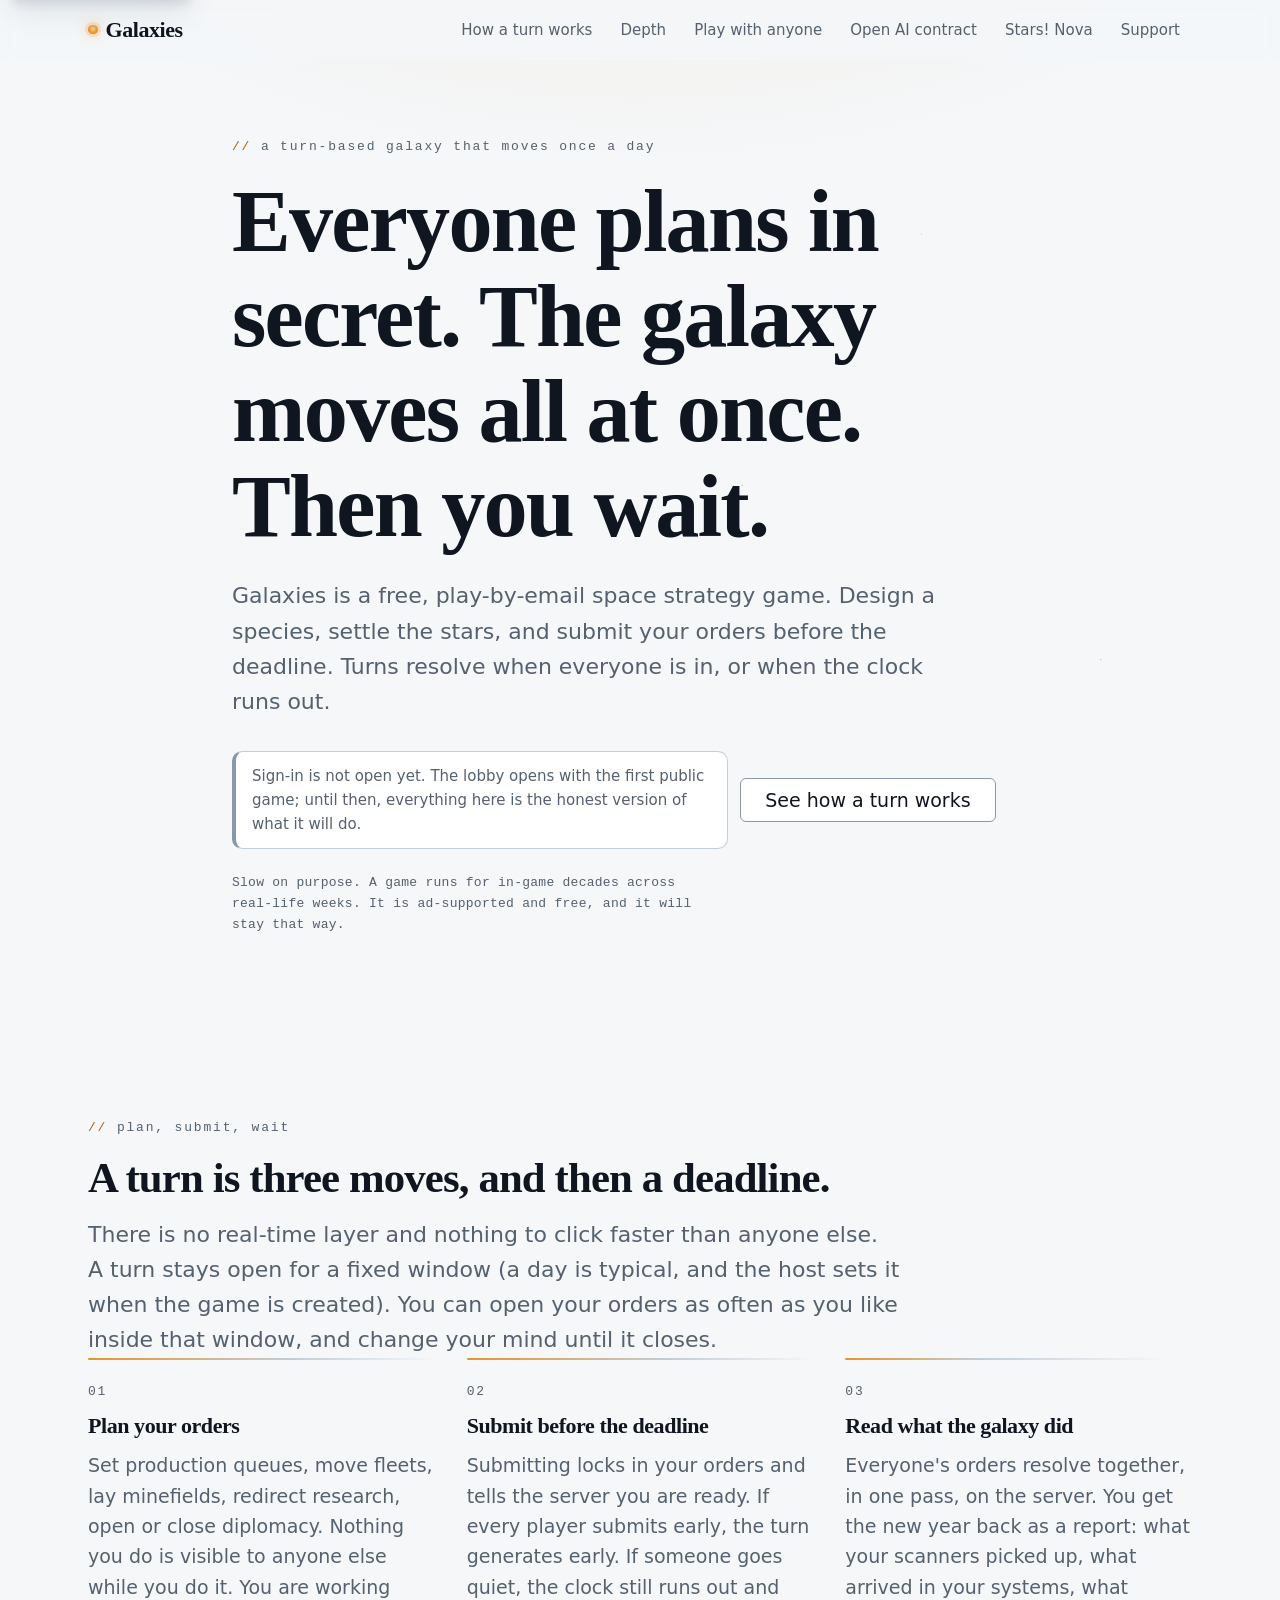
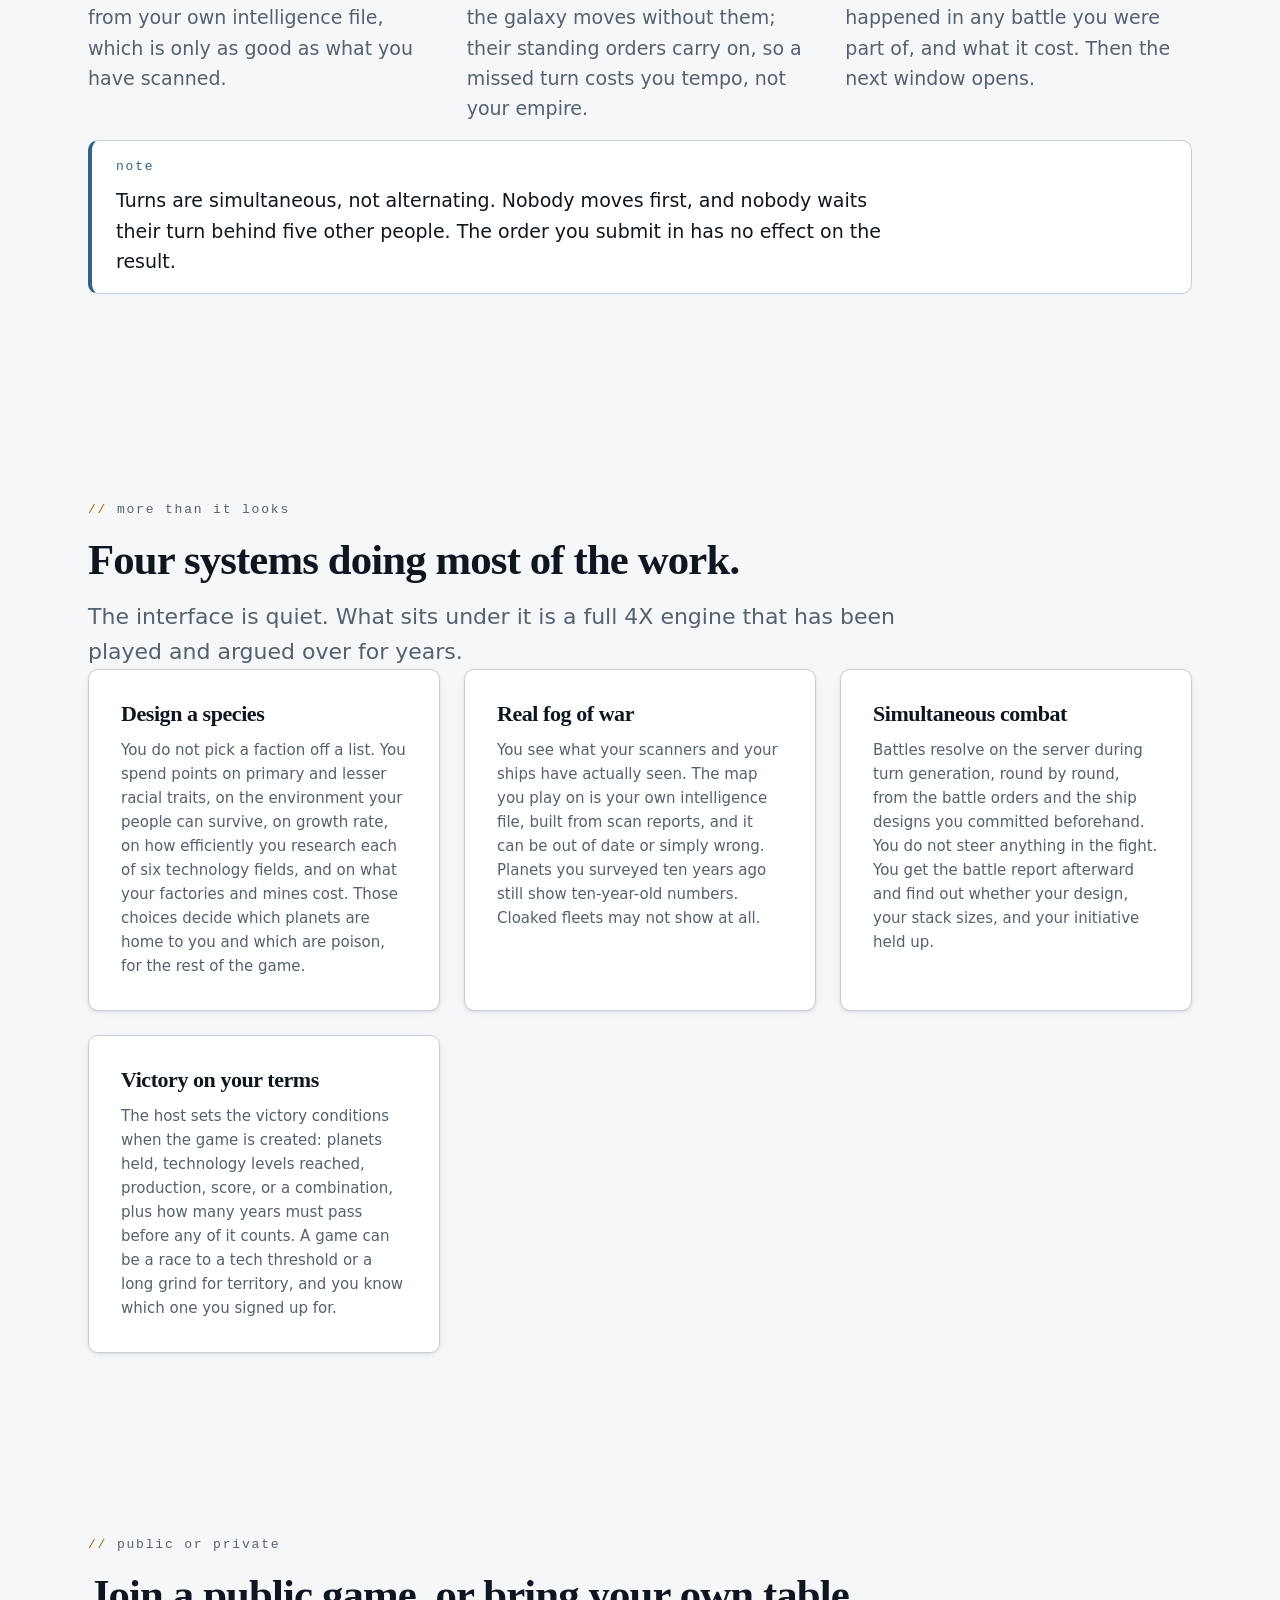
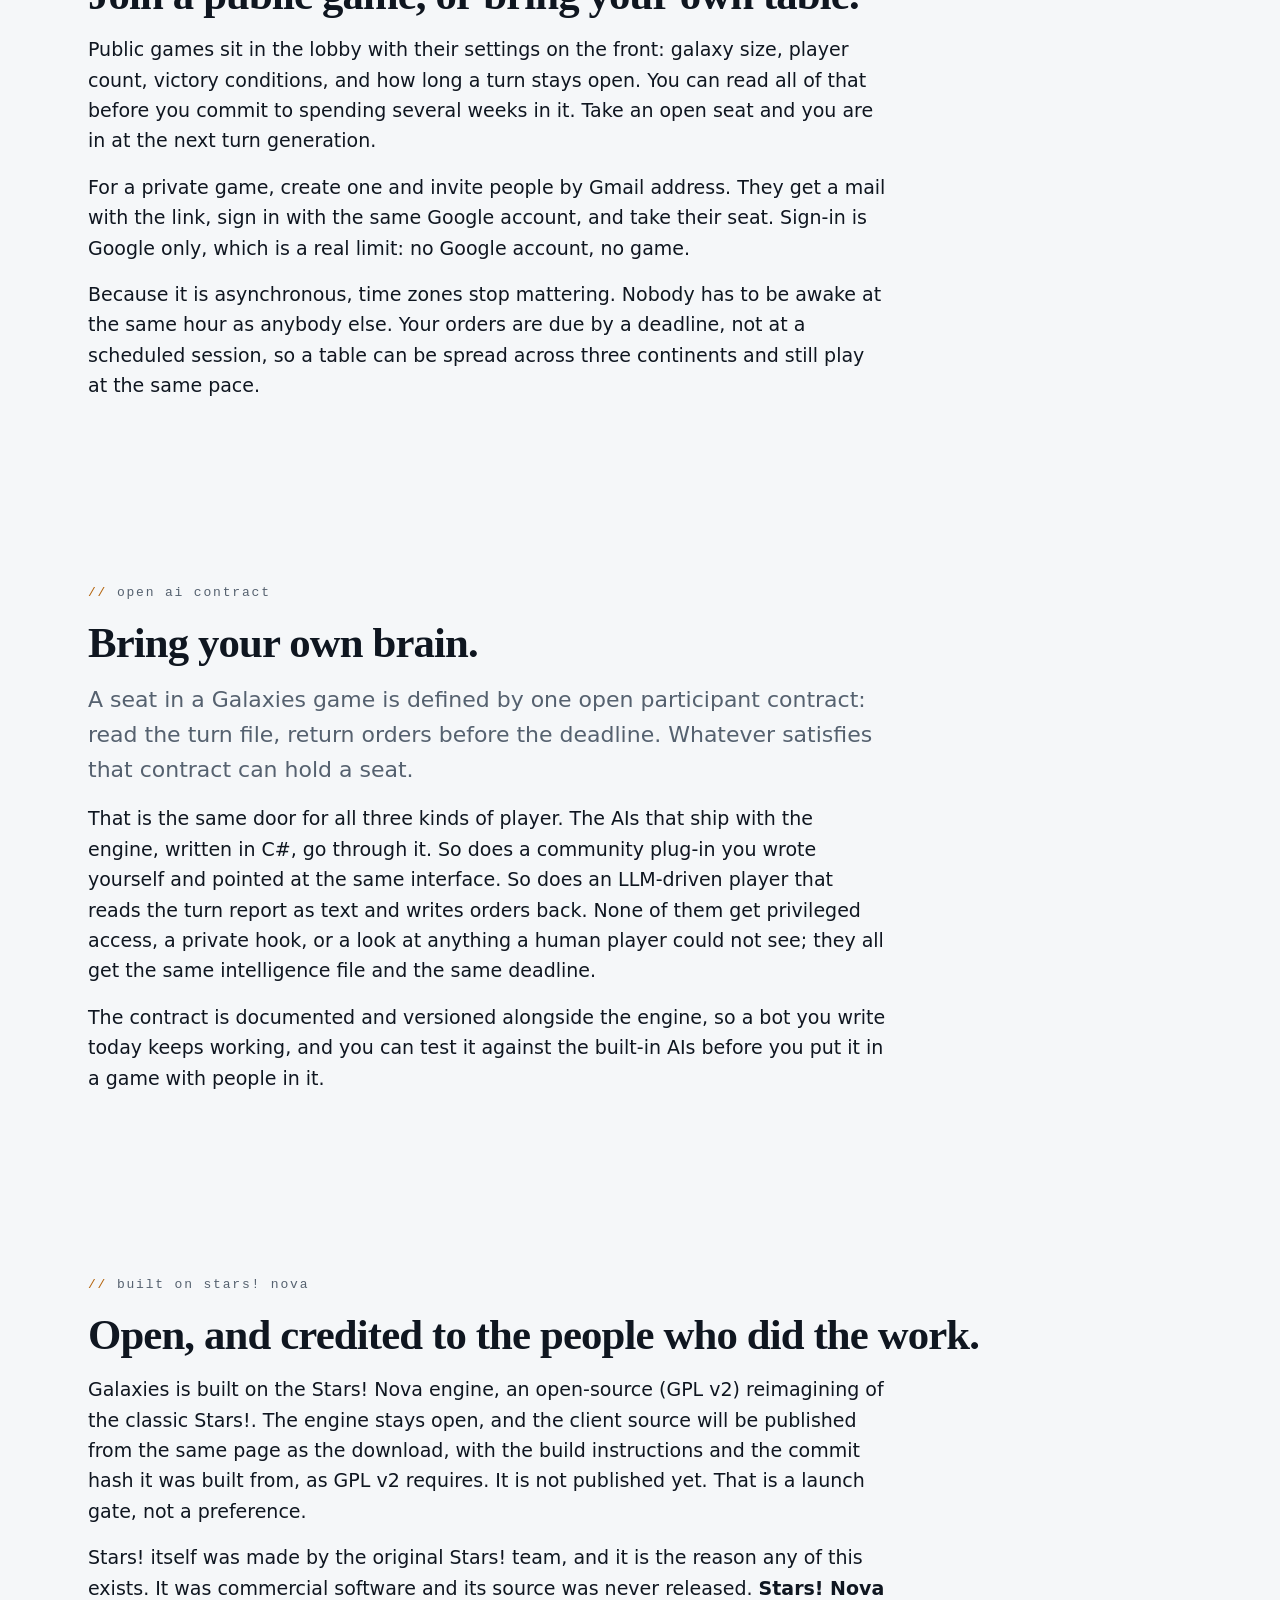
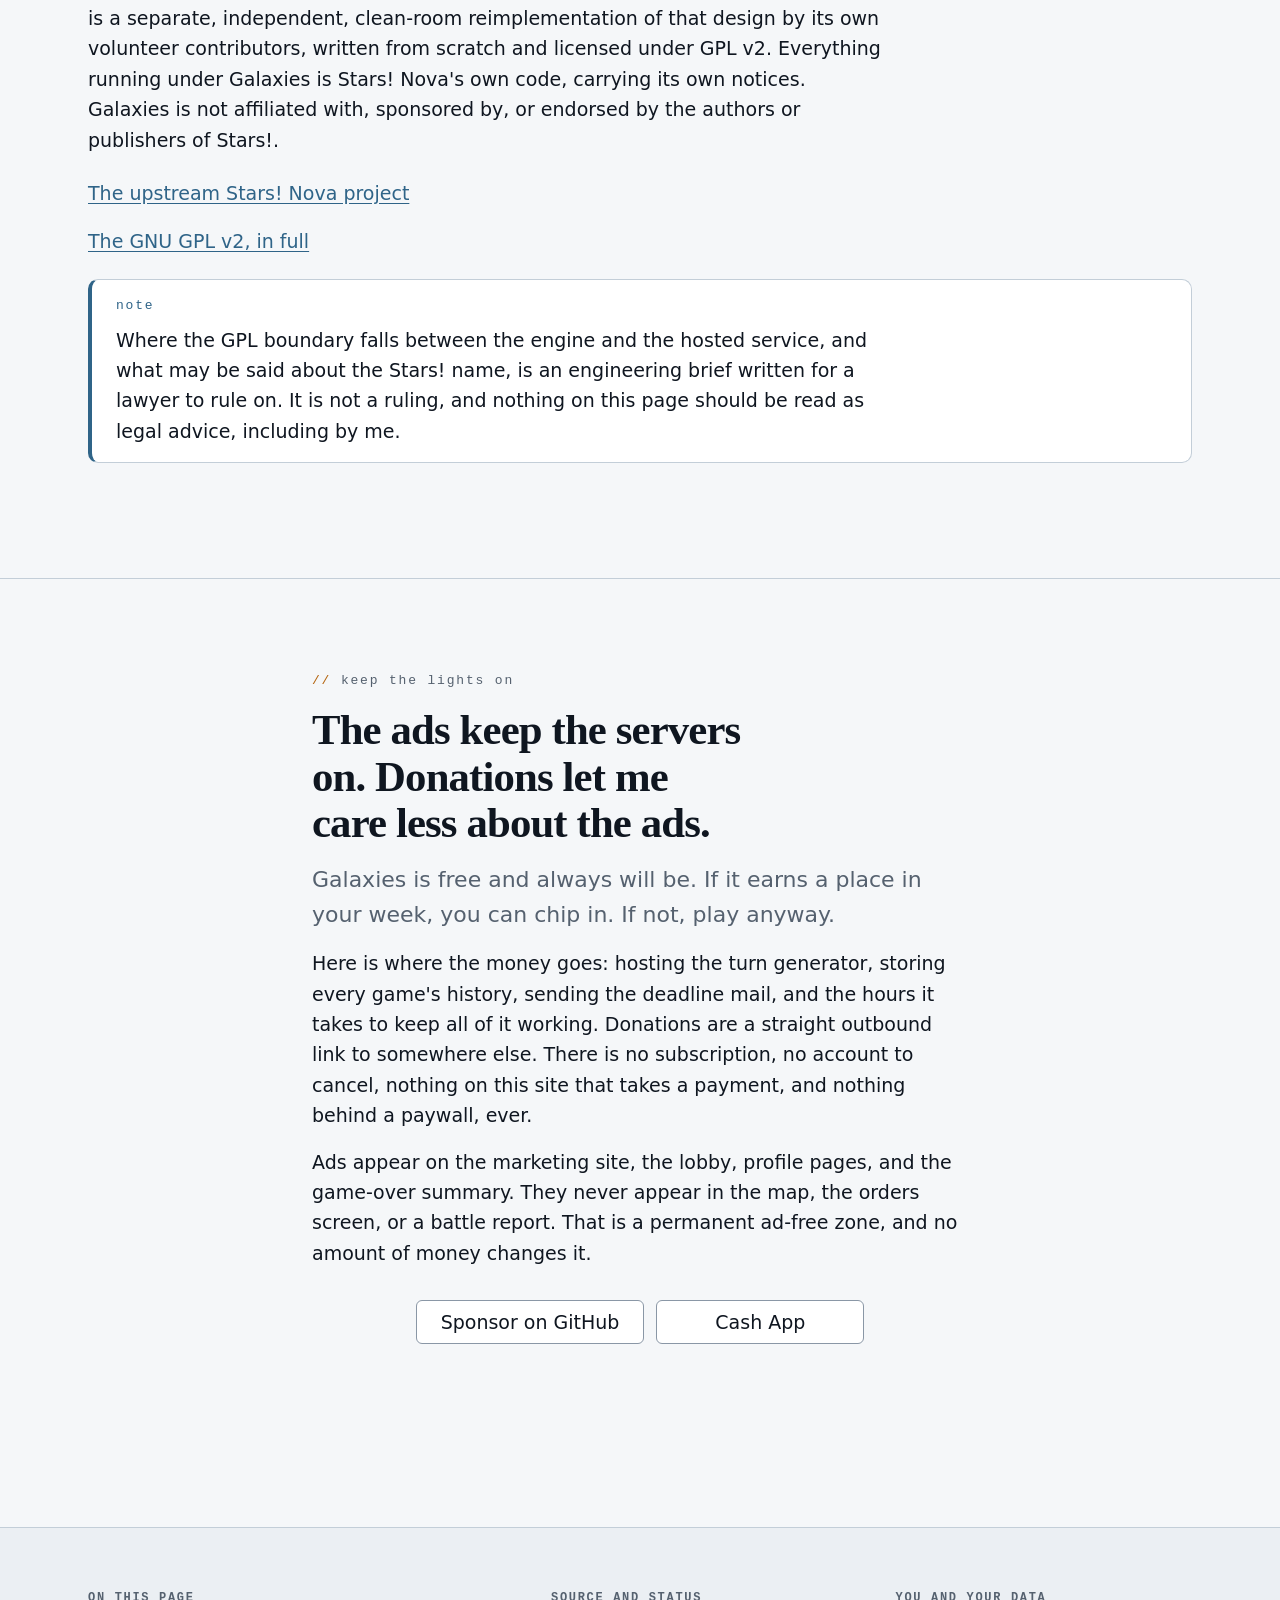
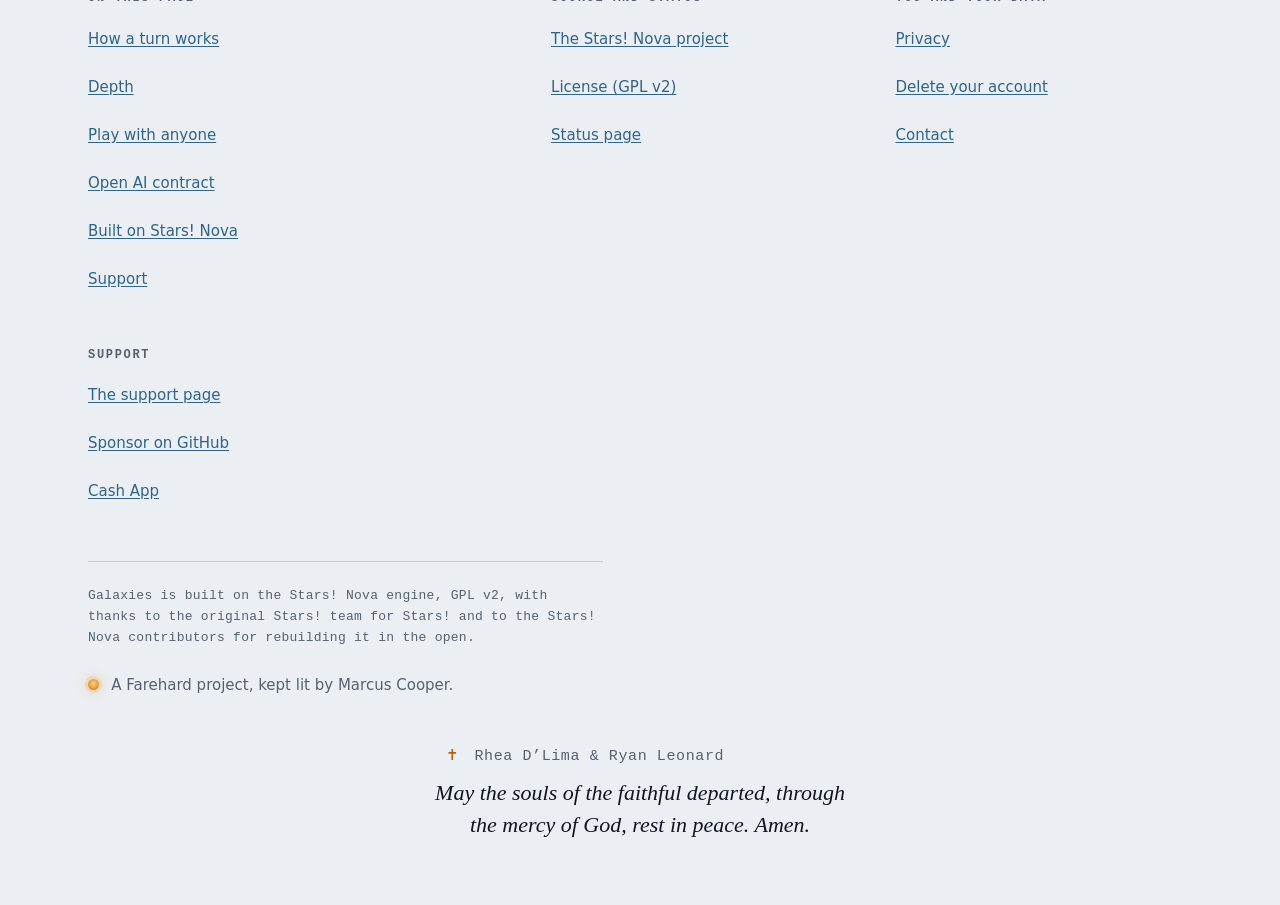
<file: galaxies-web/marketing/index.html>
<!DOCTYPE html>
<!--
  Galaxies, marketing landing page.

  Built on the Hearthlight design language (theme "Vigil"). It follows the
  reader's OS preference, the same as privacy.html, status.html, and
  support.html, so nobody gets a dark landing page and a light Privacy page one
  click later. tokens.css carries both mappings; setting data-theme="dark" or
  data-theme="light" on the root element still forces one, but nothing in this
  property does that, and if that changes it has to change on all four pages at
  once.

  House rules that apply to every line in this file (copy, comments, alt text):
    ... zero em dashes and zero en dashes; use the comma, the parenthesis, the
        semicolon, or the ellipsis, and write ranges as "10 to 120".
    ... no emoji and no decorative glyphs. Status is a word plus color plus
        shape. The one sanctioned glyph in the system is the memorial cross in
        the fixed dedication, which is copied verbatim in the footer.
-->
<html lang="en">
<head>
  <meta charset="utf-8">
  <meta name="viewport" content="width=device-width, initial-scale=1">
  <!-- Both schemes are real. The order matches tokens.css, where light is the
       :root default and dark arrives through prefers-color-scheme. The other
       three pages want this same line. -->
  <meta name="color-scheme" content="light dark">

  <title>Galaxies: a free play-by-email space strategy game</title>
  <meta name="description" content="Galaxies is a free, ad-supported, turn-based space strategy game. Design a species, settle the stars, and submit your orders before the deadline. Everyone plans in secret and the galaxy resolves all at once.">

  <!-- Open Graph and Twitter. The absolute URLs assume the production host
       below; confirm the host before launch and keep these two in sync. -->
  <meta property="og:type" content="website">
  <meta property="og:site_name" content="Galaxies">
  <meta property="og:url" content="https://galaxies.farehard.com/">
  <meta property="og:title" content="Galaxies: a free play-by-email space strategy game">
  <meta property="og:description" content="Everyone plans in secret. The galaxy moves all at once. Then you wait. A free, turn-based 4X game that resolves on a deadline, not on your reflexes.">
  <!-- No og:image or twitter:image yet. assets/og-card.png does not exist and
       nothing in the build produces it, so declaring it just hands every social
       card a 404. Draw the card (the word Galaxies over a dark star field, with
       a small warm lamp mark beside it), commit it to marketing/assets/, then
       add og:image, og:image:alt, twitter:image, and switch twitter:card back
       to summary_large_image. Until then this degrades to a text card. -->
  <meta name="twitter:card" content="summary">
  <meta name="twitter:title" content="Galaxies: a free play-by-email space strategy game">
  <meta name="twitter:description" content="Everyone plans in secret. The galaxy moves all at once. Then you wait.">

  <link rel="canonical" href="https://galaxies.farehard.com/">

  <!-- No font preloads, on purpose. The Vigil faces are not wired up yet:
       there is no @font-face rule anywhere in styles/, no marketing/assets/
       directory, and no font-fetch step in cloudbuild.yaml. Preloading three
       files that nothing declares and nothing ships is three guaranteed 404s
       and zero rendered glyphs, so the tags are gone until the pipeline is
       real. Today every page renders in the fallbacks the tokens name:
       Georgia, system-ui, and ui-monospace.

       To finish the job: add a build step that writes fraunces-variable.woff2,
       ibm-plex-sans-regular.woff2, and ibm-plex-mono-regular.woff2 into
       marketing/assets/fonts/, add the matching @font-face rules to
       styles/site.css with font-display: swap, then put these three preloads
       back with crossorigin. Fraunces, IBM Plex Sans, and IBM Plex Mono are all
       licensed under the SIL Open Font License. Note that the hosting CSP sets
       font-src 'self', so they have to be self-hosted, not pulled from a CDN. -->

  <!-- Tokens first, then the site layer that builds on them. Nothing else. -->
  <link rel="stylesheet" href="styles/tokens.css">
  <link rel="stylesheet" href="styles/site.css">

  <!-- One rule, and it belongs in styles/site.css. It is here because this file
       is the only one in scope for the change; move it into the site layer the
       next time site.css is edited, and delete this block.

       tokens.css gives .btn display: inline-flex, and an author-origin
       declaration outranks the user-agent rule [hidden] { display: none } at
       equal specificity. Without this guard the gated sign-in button paints on
       first load and stays visible with the flag off, sitting next to the
       "Sign-in is not open yet" line that is supposed to replace it, and
       pointing at /auth/google, which is not open. site.css guards
       .ad-slot[hidden] for exactly this reason, but only that one component,
       so the same trap waits for any .card, grid, or flex element gated with
       the hidden attribute. This makes it general. -->
  <style>
    [hidden] { display: none !important; }
  </style>

  <!-- The lamp mark, inline, because marketing/assets/ does not exist yet and a
       linked file would 404. Two colors only, matching --bg and --accent. It is
       a data URI so it costs no request; CSP img-src already allows data:.
       Replace with assets/favicon.svg once that directory is real. -->
  <link rel="icon" type="image/svg+xml" href="data:image/svg+xml,%3Csvg%20xmlns='http://www.w3.org/2000/svg'%20viewBox='0%200%2032%2032'%3E%3Crect%20width='32'%20height='32'%20rx='7'%20fill='%230F1620'/%3E%3Ccircle%20cx='16'%20cy='16'%20r='6'%20fill='%23E8933A'/%3E%3C/svg%3E">
</head>

<body>
  <!-- First focusable element on the page. -->
  <a class="skip-link" href="#main">Skip to content</a>

  <!-- Native header, main, and footer already carry banner, main, and
       contentinfo. The explicit roles are gone; the house rule is to prefer
       native HTML and reach for ARIA only where an element cannot say it
       itself. -->
  <!-- The sticky bar is .site-header, not the inner .site-nav. Sticking the
       inner <nav> would pin the links to the viewport while the brand scrolled
       away underneath them, and it would trap position: sticky inside a
       wrapper only one nav-height tall, so the bar would scroll off with its
       parent. site.css sticks .site-header and lays out .site-header-inner as
       the flex row; this markup is that structure. -->
  <header class="site-header">
    <div class="container site-header-inner">
      <a class="brand" href="#hero">
        <span class="lamplight" aria-hidden="true"></span>
        <span class="brand-name">Galaxies</span>
      </a>

      <!-- .nav-link is where the 44px target floor lives, so every anchor
           carries it rather than relying on the descendant selector. -->
      <nav class="site-nav" aria-label="Sections of this page">
        <ul class="nav-links">
          <li><a class="nav-link" href="#how-a-turn-works">How a turn works</a></li>
          <li><a class="nav-link" href="#depth">Depth</a></li>
          <li><a class="nav-link" href="#play-with-anyone">Play with anyone</a></li>
          <li><a class="nav-link" href="#open-ai">Open AI contract</a></li>
          <li><a class="nav-link" href="#built-on-stars-nova">Stars! Nova</a></li>
          <li><a class="nav-link" href="#support">Support</a></li>
        </ul>
      </nav>
    </div>
  </header>

  <!-- tabindex="-1" is what makes the skip link actually move focus rather
       than only the scroll position. .site-main suppresses the ring on that
       programmatic focus but keeps it on a real keyboard visit. -->
  <main class="site-main" id="main" tabindex="-1">

    <!-- ==================================================================
         1. Hero
    =================================================================== -->
    <section class="section hero" id="hero" aria-labelledby="hero-title">
      <div class="container hero-inner">
        <p class="eyebrow">a turn-based galaxy that moves once a day</p>

        <h1 id="hero-title" class="hero-title">
          Everyone plans in secret. The galaxy moves all at once. Then you wait.
        </h1>

        <p class="hero-subhead">
          Galaxies is a free, play-by-email space strategy game. Design a
          species, settle the stars, and submit your orders before the deadline.
          Turns resolve when everyone is in, or when the clock runs out.
        </p>

        <div class="hero-actions">
          <!-- The one flame-accent primary action on the whole page. Gated on
               the runtime flag, so it stays hidden until sign-in is actually
               open. See the flag script at the end of this document. -->
          <a class="btn btn-accent tap-target"
             id="sign-in"
             data-flag="signin"
             href="/auth/google"
             hidden>Sign in with Google to play</a>

          <!-- Shown whenever the sign-in flag is off, including when the config
               fetch fails and when JavaScript never runs. It sits inside
               .hero-actions on purpose: site.css sizes it to stand in for the
               button it replaces, in the same flex row. -->
          <p class="hero-signin-closed" data-flag-off="signin">
            Sign-in is not open yet. The lobby opens with the first public game;
            until then, everything here is the honest version of what it will do.
          </p>

          <a class="btn tap-target" href="#how-a-turn-works">See how a turn works</a>
        </div>

        <p class="hero-limits">
          Slow on purpose. A game runs for in-game decades across real-life
          weeks. It is ad-supported and free, and it will stay that way.
        </p>
      </div>
    </section>

    <!-- ==================================================================
         2. How a turn works
    =================================================================== -->
    <section class="section" id="how-a-turn-works" aria-labelledby="how-a-turn-works-title">
      <div class="container stack">
        <p class="eyebrow">plan, submit, wait</p>
        <h2 id="how-a-turn-works-title">A turn is three moves, and then a deadline.</h2>

        <p class="section-lede">
          There is no real-time layer and nothing to click faster than anyone
          else. A turn stays open for a fixed window (a day is typical, and the
          host sets it when the game is created). You can open your orders as
          often as you like inside that window, and change your mind until it
          closes.
        </p>

        <!-- A real sequence, so the numbered markers are earned.

             .turn-steps and .turn-step are the site.css names; the old .steps
             and .step matched no rule, so the <ol> kept its native "1. 2. 3."
             markers right beside the hand-written 01, 02, 03 and numbered every
             step twice. The number now comes from .turn-step-index::before,
             which is a decimal-leading-zero counter, so the markup does not
             carry it and the two can no longer disagree. It stays aria-hidden
             because the <ol> already carries the order for a screen reader. -->
        <ol class="turn-steps">
          <li class="turn-step">
            <span class="turn-step-index" aria-hidden="true"></span>
            <h3>Plan your orders</h3>
            <p>
              Set production queues, move fleets, lay minefields, redirect
              research, open or close diplomacy. Nothing you do is visible to
              anyone else while you do it. You are working from your own
              intelligence file, which is only as good as what you have scanned.
            </p>
          </li>
          <li class="turn-step">
            <span class="turn-step-index" aria-hidden="true"></span>
            <h3>Submit before the deadline</h3>
            <p>
              Submitting locks in your orders and tells the server you are
              ready. If every player submits early, the turn generates early. If
              someone goes quiet, the clock still runs out and the galaxy moves
              without them; their standing orders carry on, so a missed turn
              costs you tempo, not your empire.
            </p>
          </li>
          <li class="turn-step">
            <span class="turn-step-index" aria-hidden="true"></span>
            <h3>Read what the galaxy did</h3>
            <p>
              Everyone's orders resolve together, in one pass, on the server.
              You get the new year back as a report: what your scanners picked
              up, what arrived in your systems, what happened in any battle you
              were part of, and what it cost. Then the next window opens.
            </p>
          </li>
        </ol>

        <aside class="callout callout-note" role="note">
          <p class="callout-label">Note</p>
          <p>
            Turns are simultaneous, not alternating. Nobody moves first, and
            nobody waits their turn behind five other people. The order you
            submit in has no effect on the result.
          </p>
        </aside>
      </div>
    </section>

    <!-- ==================================================================
         3. Depth callouts
    =================================================================== -->
    <section class="section" id="depth" aria-labelledby="depth-title">
      <div class="container stack">
        <p class="eyebrow">more than it looks</p>
        <h2 id="depth-title">Four systems doing most of the work.</h2>

        <p class="section-lede">
          The interface is quiet. What sits under it is a full 4X engine that
          has been played and argued over for years.
        </p>

        <!-- .depth-grid and .depth-card are the site.css names, and they carry
             the grid, the hover lift, and the :focus-within parity that keeps a
             keyboard visit looking like a mouse visit. .depth-card supplies no
             surface of its own, so it is paired with .card, which does. The old
             .depth-list, .depth-item, and .depth-title matched nothing, so
             these were four stacked bulleted blocks. -->
        <ul class="depth-grid">
          <li class="depth-card card">
            <h3>Design a species</h3>
            <p>
              You do not pick a faction off a list. You spend points on
              primary and lesser racial traits, on the environment your people
              can survive, on growth rate, on how efficiently you research each
              of six technology fields, and on what your factories and mines
              cost. Those choices decide which planets are home to you and which
              are poison, for the rest of the game.
            </p>
          </li>
          <li class="depth-card card">
            <h3>Real fog of war</h3>
            <p>
              You see what your scanners and your ships have actually seen. The
              map you play on is your own intelligence file, built from
              scan reports, and it can be out of date or simply wrong. Planets
              you surveyed ten years ago still show ten-year-old numbers. Cloaked
              fleets may not show at all.
            </p>
          </li>
          <li class="depth-card card">
            <h3>Simultaneous combat</h3>
            <p>
              Battles resolve on the server during turn generation, round by
              round, from the battle orders and the ship designs you committed
              beforehand. You do not steer anything in the fight. You get the
              battle report afterward and find out whether your design, your
              stack sizes, and your initiative held up.
            </p>
          </li>
          <li class="depth-card card">
            <h3>Victory on your terms</h3>
            <p>
              The host sets the victory conditions when the game is created:
              planets held, technology levels reached, production, score, or a
              combination, plus how many years must pass before any of it counts.
              A game can be a race to a tech threshold or a long grind for
              territory, and you know which one you signed up for.
            </p>
          </li>
        </ul>
      </div>
    </section>

    <!-- ==================================================================
         Ad slot. One per page, in flow, between two reading sections. It is
         never placed between a player and an action, and there is none of this
         anywhere in the active game view (map, orders, combat), which is a
         permanent ad-free zone.

         Rendered empty and inert. Nothing here loads an ad on its own: the
         container stays hidden until the runtime flag is on AND the consent
         platform has resolved. See the CMP insertion point at the end of this
         document.

         On the hidden attribute and the reserved height. These two pull against
         each other, so the order matters. .ad-slot-frame carries a min-height
         so the box is its final size before the network answers, but
         .ad-slot[hidden] collapses the slot to display: none, which means the
         reservation does not exist while the slot is hidden. The loader
         therefore unhides the slot as soon as the flag and the consent answer
         are both in, before it requests anything, so the empty labelled frame
         paints at full height and the creative lands in a box that is already
         the right size. Unhiding on script load, which is what this used to do,
         made the slot appear after the download and shove this whole lower half
         of the page down.
    =================================================================== -->
    <aside class="ad-slot" id="ad-slot-mid" aria-labelledby="ad-slot-mid-label" hidden>
      <p class="ad-slot-label" id="ad-slot-mid-label">Advertisement</p>
      <div class="ad-slot-frame" data-ad-slot-id="marketing-mid"></div>
    </aside>

    <!-- ==================================================================
         4. Play with anyone
    =================================================================== -->
    <section class="section" id="play-with-anyone" aria-labelledby="play-with-anyone-title">
      <div class="container stack">
        <p class="eyebrow">public or private</p>
        <h2 id="play-with-anyone-title">Join a public game, or bring your own table.</h2>

        <p>
          Public games sit in the lobby with their settings on the front:
          galaxy size, player count, victory conditions, and how long a turn
          stays open. You can read all of that before you commit to spending
          several weeks in it. Take an open seat and you are in at the next turn
          generation.
        </p>
        <p>
          For a private game, create one and invite people by Gmail address.
          They get a mail with the link, sign in with the same Google account,
          and take their seat. Sign-in is Google only, which is a real limit: no
          Google account, no game.
        </p>
        <p>
          Because it is asynchronous, time zones stop mattering. Nobody has to
          be awake at the same hour as anybody else. Your orders are due by a
          deadline, not at a scheduled session, so a table can be spread across
          three continents and still play at the same pace.
        </p>
      </div>
    </section>

    <!-- ==================================================================
         5. Bring your own brain (the open participant contract)
    =================================================================== -->
    <section class="section" id="open-ai" aria-labelledby="open-ai-title">
      <div class="container stack">
        <p class="eyebrow">open AI contract</p>
        <h2 id="open-ai-title">Bring your own brain.</h2>

        <p class="section-lede">
          A seat in a Galaxies game is defined by one open participant contract:
          read the turn file, return orders before the deadline. Whatever
          satisfies that contract can hold a seat.
        </p>
        <p>
          That is the same door for all three kinds of player. The AIs that ship
          with the engine, written in C#, go through it. So does a community
          plug-in you wrote yourself and pointed at the same interface. So does
          an LLM-driven player that reads the turn report as text and writes
          orders back. None of them get privileged access, a private hook, or a
          look at anything a human player could not see; they all get the same
          intelligence file and the same deadline.
        </p>
        <p>
          The contract is documented and versioned alongside the engine, so a
          bot you write today keeps working, and you can test it against the
          built-in AIs before you put it in a game with people in it.
        </p>
      </div>
    </section>

    <!-- ==================================================================
         6. Open and credited
    =================================================================== -->
    <section class="section" id="built-on-stars-nova" aria-labelledby="built-on-stars-nova-title">
      <div class="container stack">
        <p class="eyebrow">built on Stars! Nova</p>
        <h2 id="built-on-stars-nova-title">Open, and credited to the people who did the work.</h2>

        <!-- Two things held honest here.

             1. The client source is NOT public yet. Publishing it is an
                unmet launch-gate item (STATUS-END-OF-M2.md, and
                CREDITS-AND-LICENSING.md recommendation 4), and the two repo
                links that used to sit below were marked in this file as
                placeholders for orgs that do not exist. Shipping a 404 on the
                one claim GPL v2 actually obliges is worse than saying "not
                yet". Flip this to the present tense, and add the repo links
                back, on the day the repos go public.
             2. The creator names are held. CREDITS-AND-LICENSING.md
                recommendation 1 names three people, not two, and wraps all of
                them in an explicit instruction not to publish any of the names
                until counsel confirms the full list and the current rights
                holder. Section 6's draft credit block supports the wording used
                here in the meantime. Do not put names back on this page, or in
                the footer, or on the other three pages, until that
                confirmation exists in writing. -->
        <p>
          Galaxies is built on the Stars! Nova engine, an open-source (GPL v2)
          reimagining of the classic Stars!. The engine stays open, and the
          client source will be published from the same page as the download,
          with the build instructions and the commit hash it was built from, as
          GPL v2 requires. It is not published yet. That is a launch gate, not a
          preference.
        </p>
        <p>
          Stars! itself was made by the original Stars! team, and it is the
          reason any of this
          exists. It was commercial software and its source was never released.
          <strong>Stars! Nova</strong> is a separate, independent, clean-room
          reimplementation of that design by its own volunteer contributors,
          written from scratch and licensed under GPL v2. Everything running
          under Galaxies is Stars! Nova's own code, carrying its own notices.
          Galaxies is not affiliated with, sponsored by, or endorsed by the
          authors or publishers of Stars!.
        </p>

        <!-- The two github.com/farehard/... entries are gone rather than
             repointed; both orgs are placeholders that do not resolve, and the
             client source is not published yet. -->
        <ul class="link-list">
          <li>
            <a href="https://sourceforge.net/projects/stars-nova/" rel="external noopener">The upstream Stars! Nova project</a>
          </li>
          <li>
            <!-- There is no LICENSE.txt in marketing/, and nothing in the build
                 copies one there, so the old relative link 404'd. The engine's
                 own LICENSE.txt and NOTICE.txt travel with the source, which is
                 where the GPL actually requires them; this points at the
                 license text itself. Ship a copy from this host alongside the
                 client source, then point this and the footer link at it. -->
            <a href="https://www.gnu.org/licenses/old-licenses/gpl-2.0.html" rel="external noopener">The GNU GPL v2, in full</a>
          </li>
        </ul>

        <aside class="callout callout-note" role="note">
          <p class="callout-label">Note</p>
          <p>
            Where the GPL boundary falls between the engine and the hosted
            service, and what may be said about the Stars! name, is an
            engineering brief written for a lawyer to rule on. It is not a
            ruling, and nothing on this page should be read as legal advice,
            including by me.
          </p>
        </aside>
      </div>
    </section>

    <!-- ==================================================================
         7. Support the lamp
    =================================================================== -->
    <section class="section" id="support" aria-labelledby="support-title">
      <!-- site.css draws the support panel on #support > .container, so the
           container is the panel and no extra wrapper is wanted. -->
      <div class="container container-narrow stack">
        <p class="eyebrow">keep the lights on</p>
        <h2 id="support-title">
          The ads keep the servers on. Donations let me care less about the ads.
        </h2>

        <p class="support-subline">
          Galaxies is free and always will be. If it earns a place in your week,
          you can chip in. If not, play anyway.
        </p>
        <p>
          Here is where the money goes: hosting the turn generator, storing
          every game's history, sending the deadline mail, and the hours it
          takes to keep all of it working. Donations are a straight outbound
          link to somewhere else. There is no subscription, no account to
          cancel, nothing on this site that takes a payment, and nothing behind
          a paywall, ever.
        </p>
        <p>
          Ads appear on the marketing site, the lobby, profile pages, and the
          game-over summary. They never appear in the map, the orders screen, or
          a battle report. That is a permanent ad-free zone, and no amount of
          money changes it.
        </p>

        <!-- Both links leave the site, and the labels say where they go in
             words, not with an external-link glyph. -->
        <div class="donate-actions">
          <a class="btn tap-target" href="https://github.com/sponsors/Dr-Awkward" rel="external noopener">Sponsor on GitHub</a>
          <a class="btn tap-target" href="https://cash.app/$onassis" rel="external noopener">Cash App</a>
        </div>
      </div>
    </section>

  </main>

  <footer class="site-footer">
    <div class="container">

      <!-- .footer-grid is the site.css name and carries the responsive
           columns; .footer-cols matched no rule, so these four navs stacked. -->
      <div class="footer-grid">
        <nav class="footer-nav" aria-label="Page sections">
          <h2 class="footer-heading">On this page</h2>
          <ul>
            <li><a href="#how-a-turn-works">How a turn works</a></li>
            <li><a href="#depth">Depth</a></li>
            <li><a href="#play-with-anyone">Play with anyone</a></li>
            <li><a href="#open-ai">Open AI contract</a></li>
            <li><a href="#built-on-stars-nova">Built on Stars! Nova</a></li>
            <li><a href="#support">Support</a></li>
          </ul>
        </nav>

        <nav class="footer-nav" aria-label="Source and status">
          <h2 class="footer-heading">Source and status</h2>
          <ul>
            <!-- The client and engine source links are gone, not repointed.
                 github.com/farehard/galaxies and github.com/farehard/stars-nova
                 were placeholders for an org that does not exist, and the
                 client source is not published yet (see the Stars! Nova
                 section). Put both back, pointing at real URLs, on the day the
                 repos go public. -->
            <li><a href="https://sourceforge.net/projects/stars-nova/" rel="external noopener">The Stars! Nova project</a></li>
            <li><a href="https://www.gnu.org/licenses/old-licenses/gpl-2.0.html" rel="external noopener">License (GPL v2)</a></li>
            <!-- The real status page is status.html in this directory, served
                 at /status by the rewrite in firebase.json. The old
                 status.galaxies.farehard.com subdomain is not provisioned. -->
            <li><a href="/status">Status page</a></li>
          </ul>
        </nav>

        <nav class="footer-nav" aria-label="Your account and your data">
          <h2 class="footer-heading">You and your data</h2>
          <ul>
            <li><a href="/privacy">Privacy</a></li>
            <!-- account-deletion.html has never existed. The deletion section
                 of the privacy page is the one written account of how it works,
                 and it links onward to the self-serve route at /account/delete,
                 which only exists behind sign-in. Point this here until that
                 route is live. -->
            <li><a href="/privacy#delete-title">Delete your account</a></li>
            <li><a href="mailto:coop@farehard.com">Contact</a></li>
          </ul>
        </nav>

        <nav class="footer-nav" aria-label="Support this project">
          <h2 class="footer-heading">Support</h2>
          <ul>
            <!-- support.html was orphaned from this page: the other three pages
                 link it in their nav and this one did not link it at all. -->
            <li><a href="/support">The support page</a></li>
            <li><a href="https://github.com/sponsors/Dr-Awkward" rel="noopener">Sponsor on GitHub</a></li>
            <li><a href="https://cash.app/$onassis" rel="noopener">Cash App</a></li>
          </ul>
        </nav>
      </div>

      <!-- The creator names are held here for the same reason they are held in
           the Stars! Nova section above: the hold in CREDITS-AND-LICENSING.md
           recommendation 1 covers every place these names appear. This exact
           sentence is duplicated in the footers of privacy.html, status.html,
           and support.html, so all four need the same edit together. -->
      <p class="footer-credit">
        Galaxies is built on the Stars! Nova engine, GPL v2, with thanks to the
        original Stars! team for Stars! and to the Stars! Nova contributors for
        rebuilding it in the open.
      </p>

      <!-- The signature: the carried light. Decorative, so it is aria-hidden;
           the wordmark next to it carries the meaning. -->
      <p class="footer-signature">
        <span class="lamplight" aria-hidden="true"></span>
        <span>A Farehard project, kept lit by Marcus Cooper.</span>
      </p>

<!-- ===========================================================================
     THE FAREHARD DEDICATION. Fixed and canonical.

     Include this once per property, in the colophon or the footer. Do not
     paraphrase it, do not translate it, and do not repeat it elsewhere on the
     same property. It is the one place the salutation appears.

     About the cross: the mark before the names is a memorial cross, a
     centuries-old typographic convention indicating the departed. It is
     meaningful, not decorative, and it is the single sanctioned glyph in the
     whole system. It is not an alert symbol, and the rule against decorative
     glyphs does not touch it. Leave it in place.

     Accessibility: the cross is aria-hidden so a screen reader does not read it
     as a word; a visually hidden label supplies the context instead. The prayer
     is real text, so it is read in full.

     The markup uses Hearthlight semantic tokens (see assets/tokens.css) and
     inherits the page theme, light or dark.

     One change from assets/dedication.html, and only one: the outer element is
     a <div> rather than a labelled <section>. A <section> with aria-label is a
     named region landmark, which put a memorial passage into the page's
     landmark list as though it were somewhere to navigate to, nested inside
     contentinfo. The visually hidden "In loving memory of" already supplies the
     context a screen reader needs, so the landmark bought nothing. The class
     stays .dedication, which is what site.css styles. Not one character of the
     text has changed, and the memorial cross stays exactly where it is.
=========================================================================== -->
<div class="dedication">
  <p class="dedication-names">
    <span class="visually-hidden">In loving memory of</span>
    <span class="dedication-cross" aria-hidden="true">&#10013;</span>
    Rhea D&rsquo;Lima &amp; Ryan Leonard
  </p>
  <p class="dedication-prayer">
    May the souls of the faithful departed, through the mercy of God, rest in
    peace. Amen.
  </p>
</div>

<style>
  .dedication {
    max-width: var(--container-narrow, 44rem);
    margin-inline: auto;
    padding-block: var(--space-6, 2rem);
    text-align: center;
    color: var(--text-muted, #55616F);
  }
  .dedication-names {
    font-family: var(--font-mono, monospace);
    font-size: var(--text-sm, 0.9375rem);
    letter-spacing: 0.04em;
    margin: 0 0 var(--space-2, 0.5rem);
  }
  .dedication-cross {
    color: var(--accent-strong, #B4630C);
    margin-inline-end: 0.35em;
  }
  .dedication-prayer {
    font-family: var(--font-display, Georgia, serif);
    font-style: italic;
    font-size: var(--text-lg, 1.25rem);
    line-height: 1.45;
    margin: 0 auto;
    max-width: 34rem;
    color: var(--text, #0F1620);
    text-wrap: balance;
  }
</style>

    </div>
  </footer>

  <!-- =========================================================================
       Runtime flags, and the consent gate.

       Two rules this script exists to enforce:

         1. Every flag defaults to OFF. If runtime-config.json is missing, slow,
            malformed, or blocked, the page stays dark: no sign-in button, no
            ad slot, no ad script. The same is true with JavaScript disabled,
            because the gated elements carry the hidden attribute in the markup
            and only this script removes it.

         2. No ad script may execute before a consent platform has resolved.
            There is no CMP wired up yet, so nothing loads. The insertion point
            is marked below.

       Markup contract:
         [data-flag="name"]      shown only when flags.name is exactly true
         [data-flag-off="name"]  shown whenever flags.name is not true

       OPEN ISSUE, and it is not a "later" problem. firebase.json already ships
       a Content Security Policy, and its script-src is
       'self' plus the Google ad and auth hosts, with no 'unsafe-inline' and no
       hash. That means this inline block is blocked in production today: the
       flags never apply, the sign-in button stays hidden, and the ad slot never
       appears. It works in a bare local preview, which is why it is easy to
       miss. Fix by moving this block verbatim into a small
       styles-adjacent file (for example scripts/flags.js), loading it with
       <script src="scripts/flags.js" defer>, and leaving script-src alone. A
       hash in the CSP is the alternative, but it has to be recomputed on every
       edit, so the external file is the one that will still be right in a year.
       The same applies to the two <style> blocks on this page, except that
       style-src does allow 'unsafe-inline', so those are only a tidiness
       problem, not a broken one.
  ========================================================================== -->
  <script src="scripts/flags.js" defer></script>
</body>
</html>
</file>
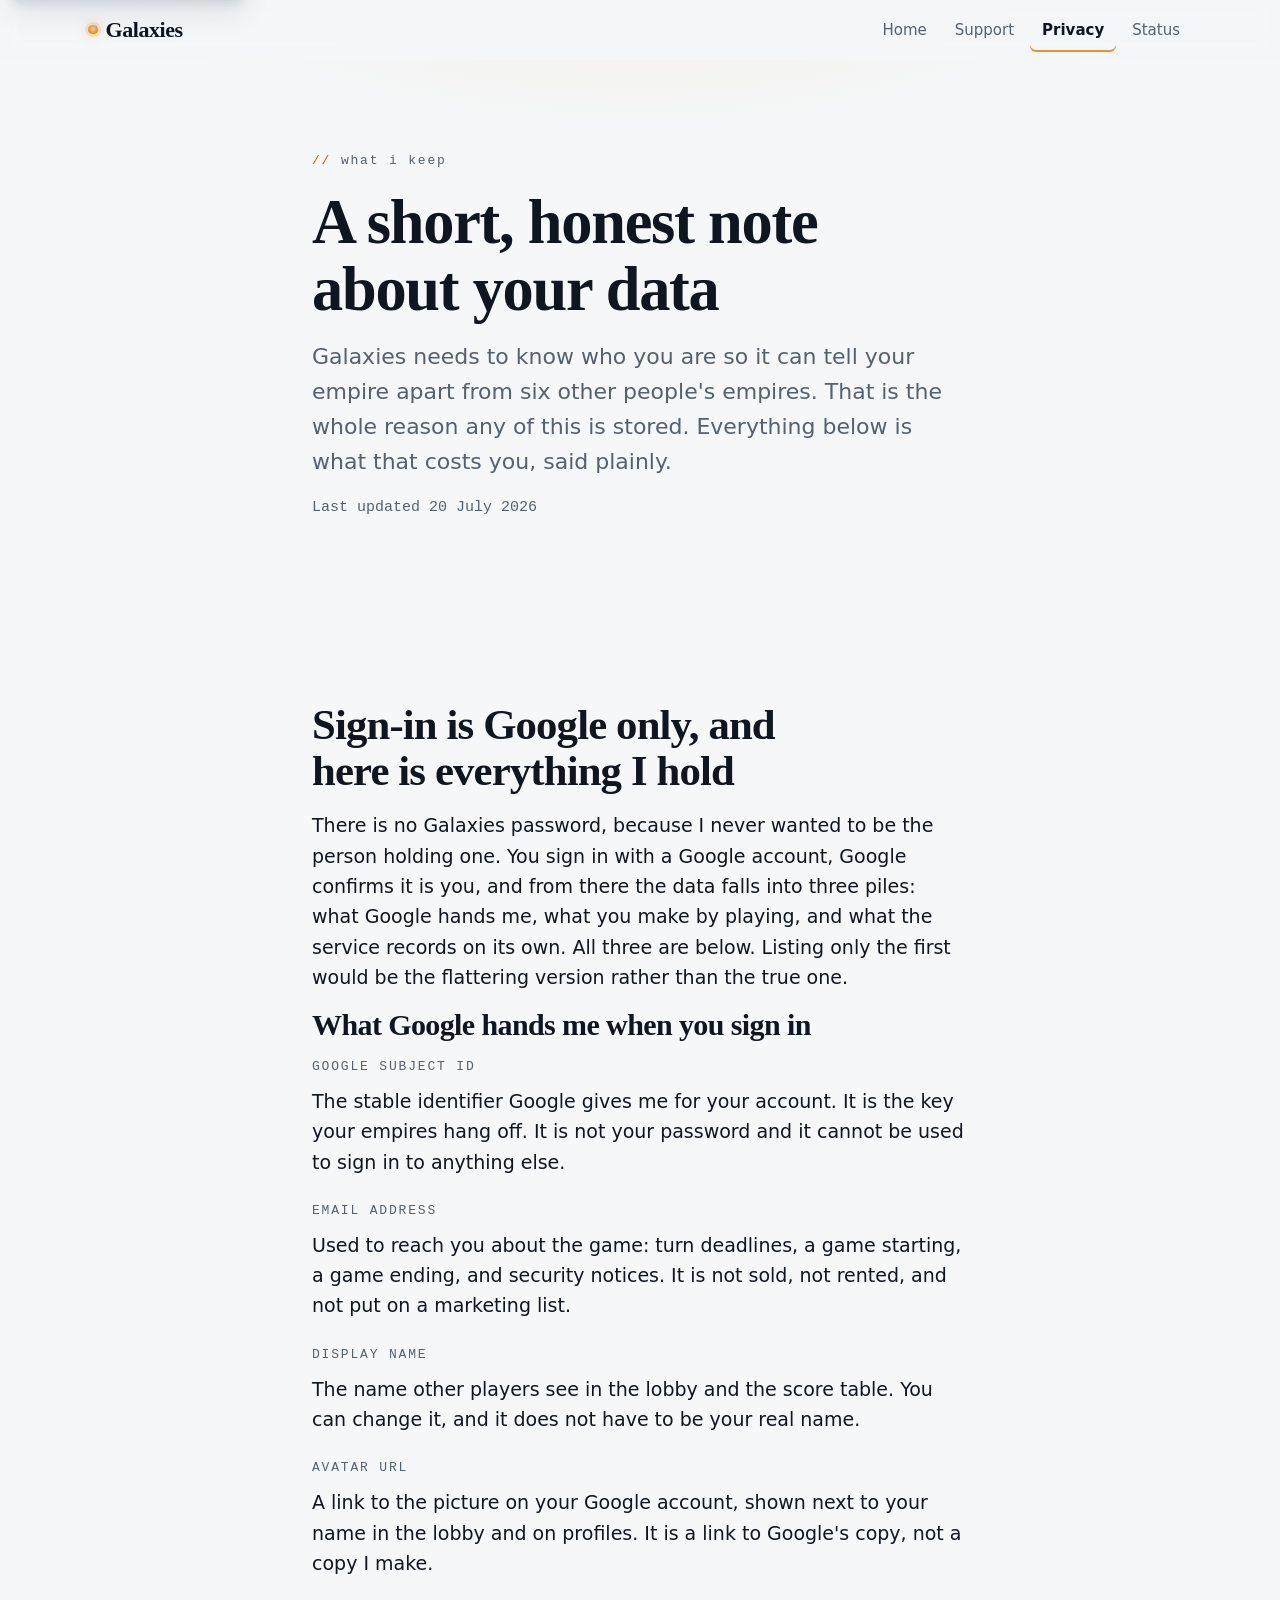
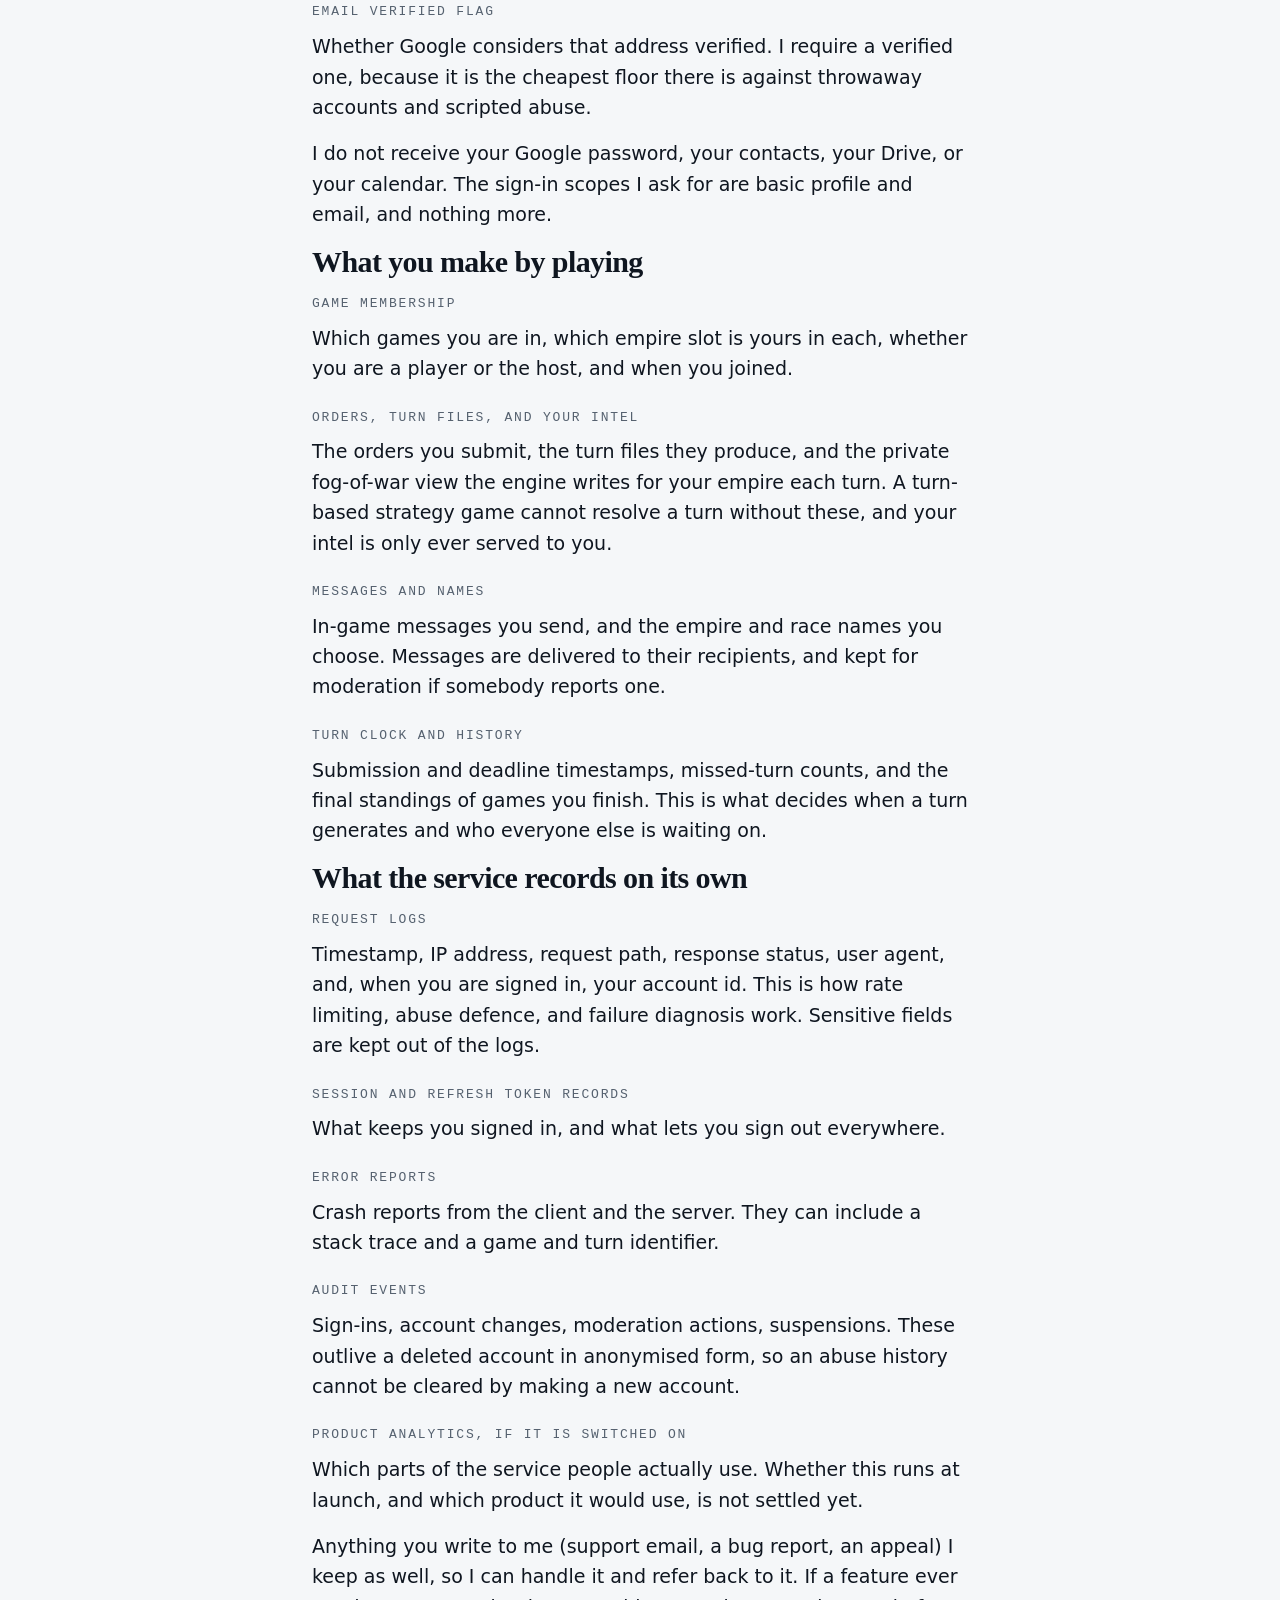
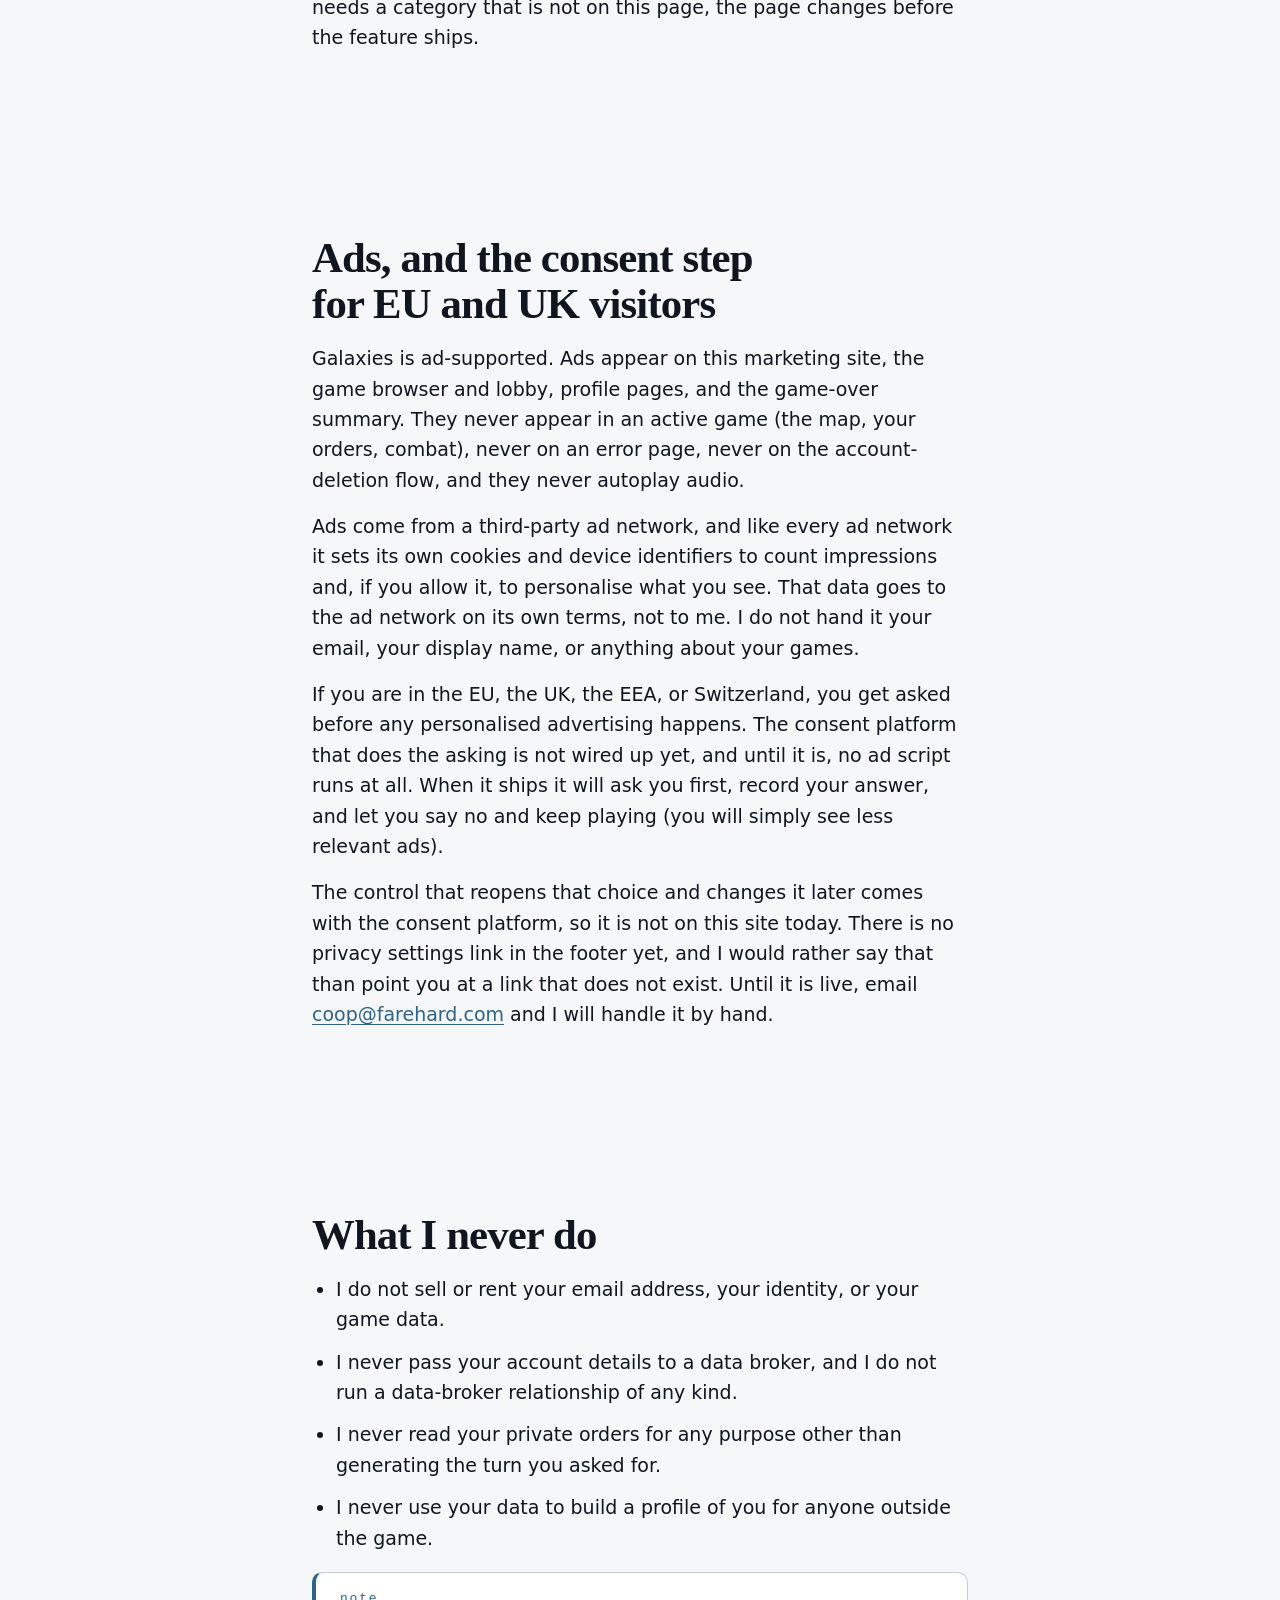
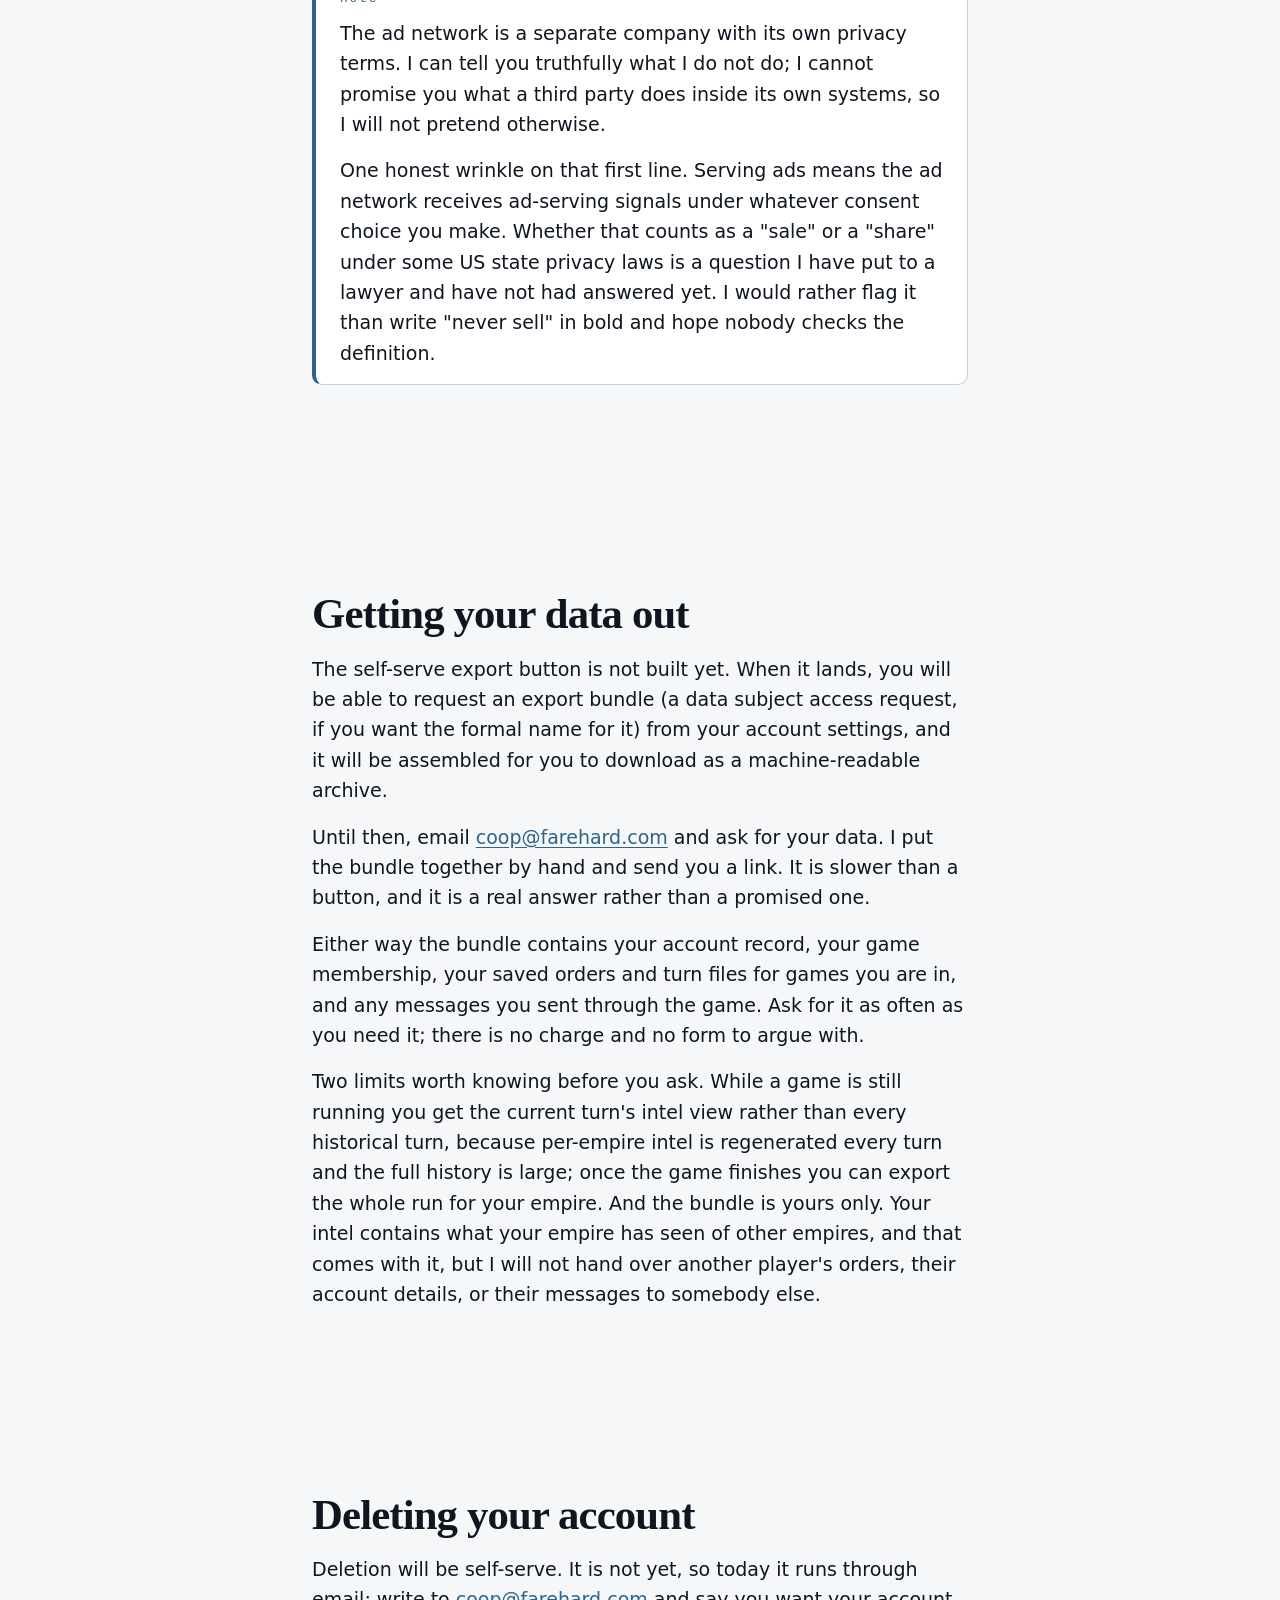
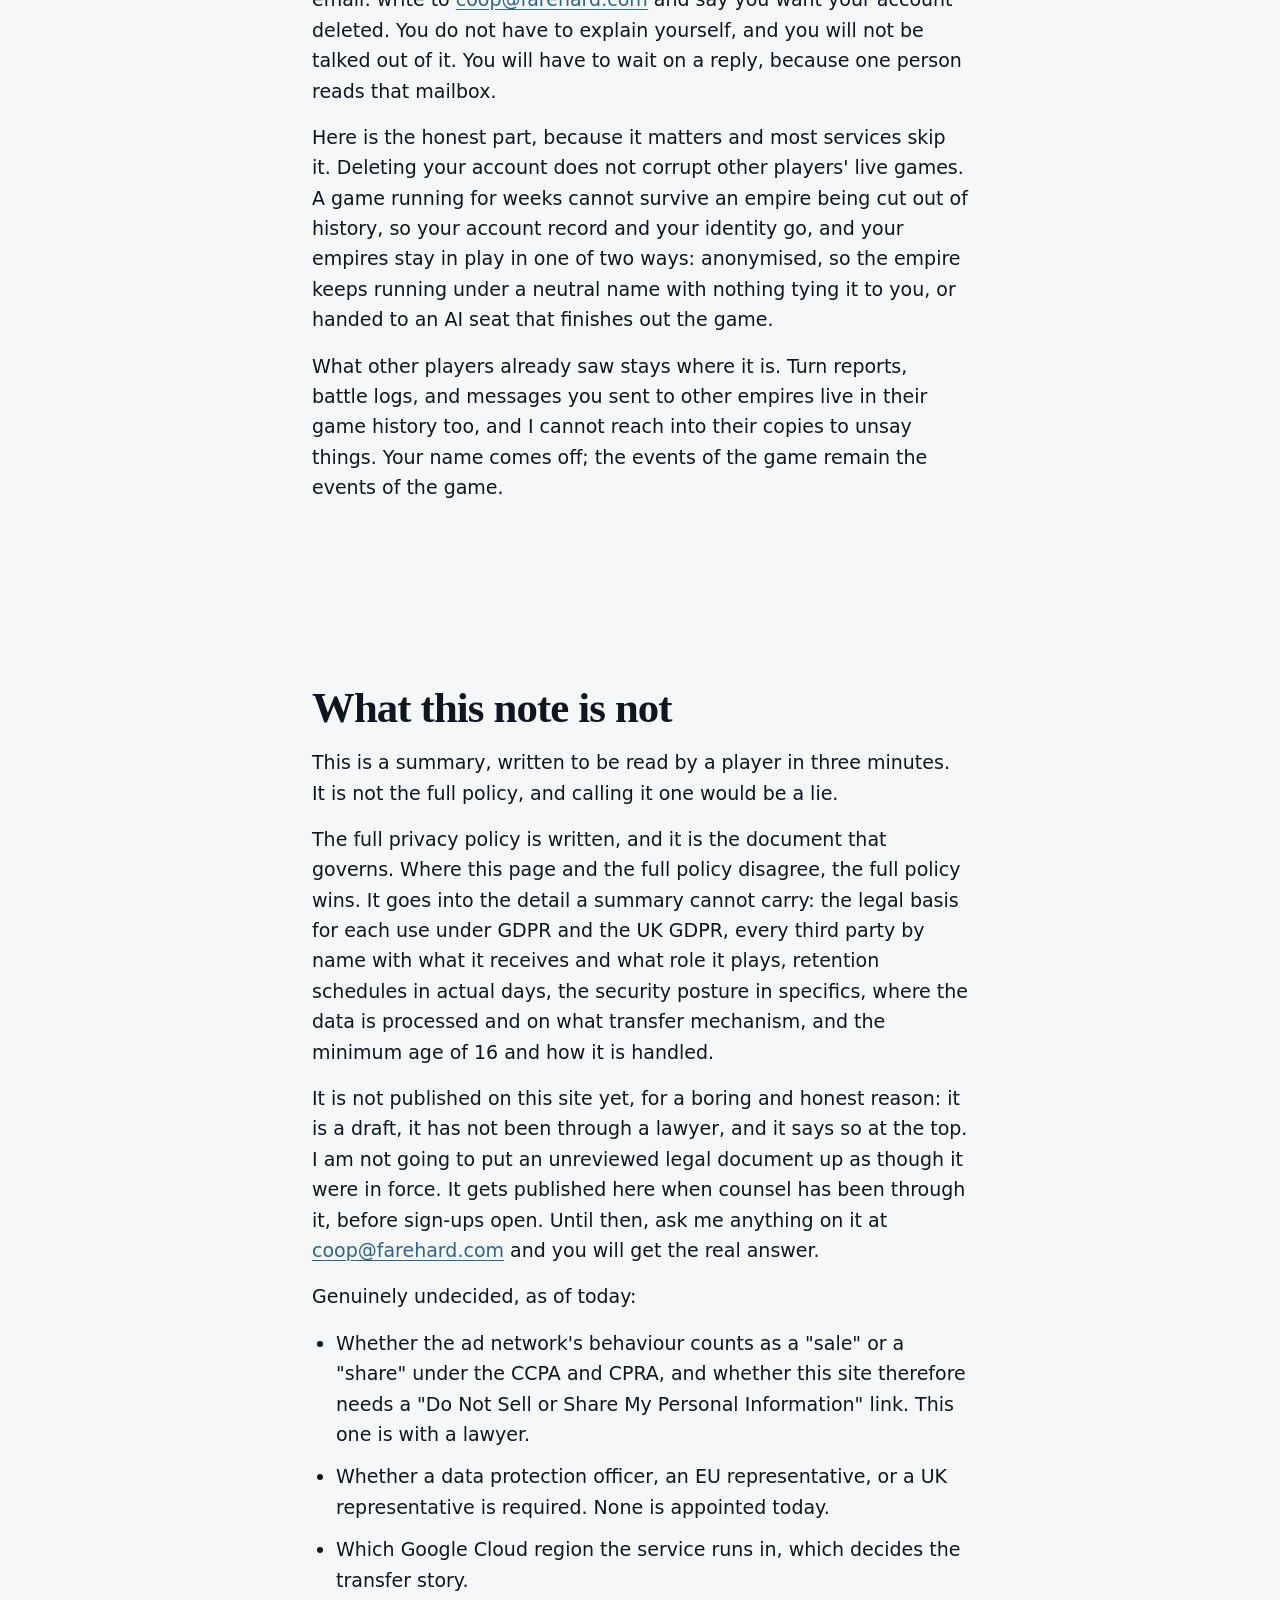
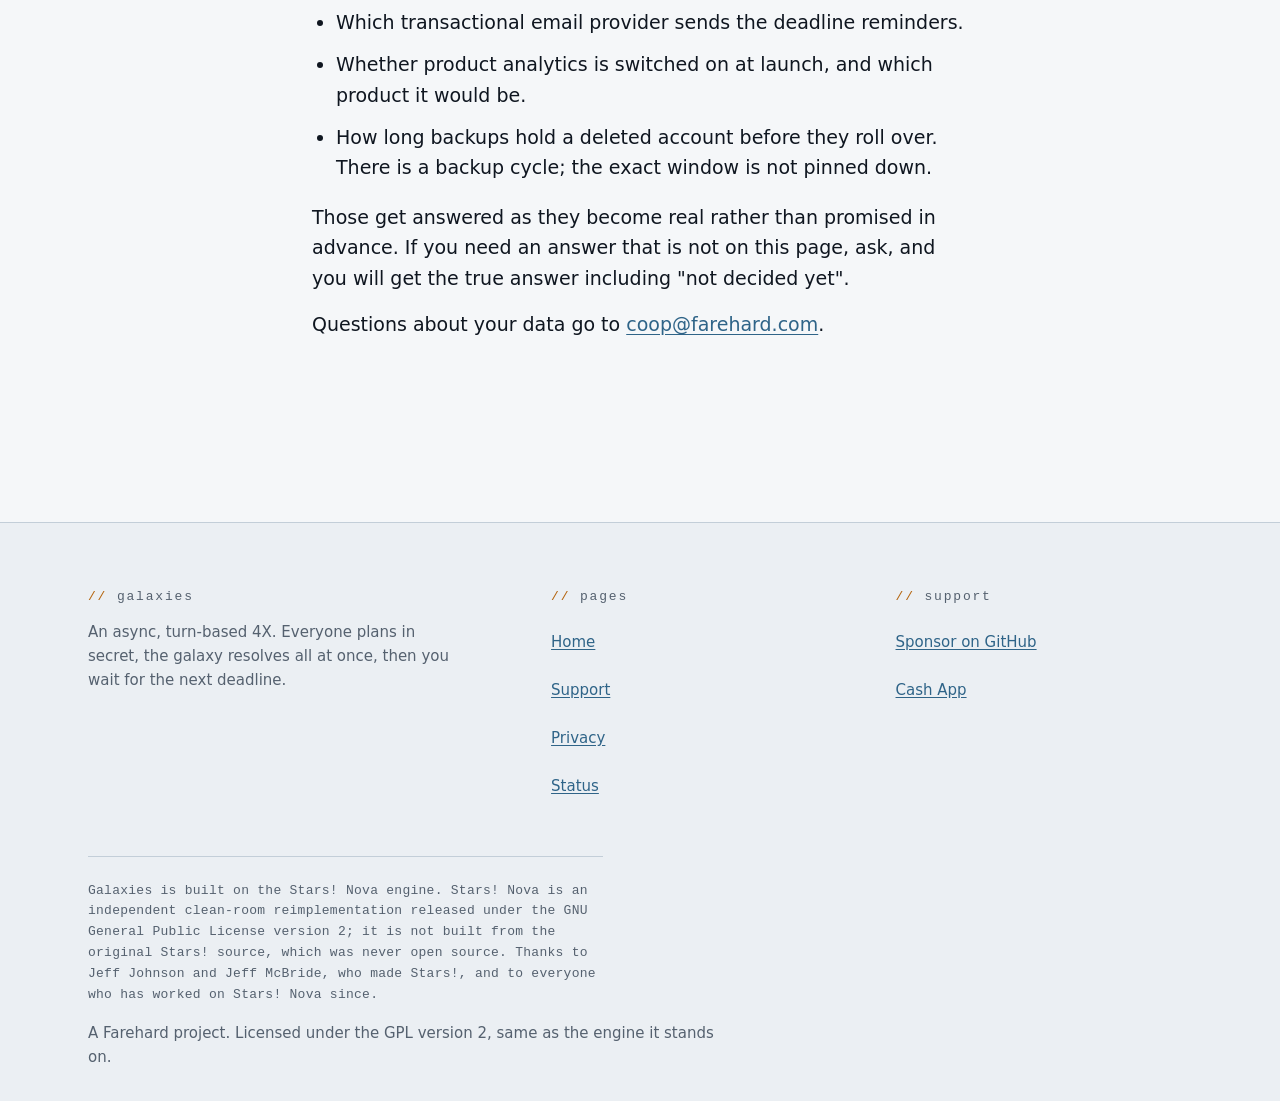
<file: galaxies-web/marketing/privacy.html>
<!doctype html>
<html lang="en">
<head>
  <meta charset="utf-8">
  <meta name="viewport" content="width=device-width, initial-scale=1">
  <title>Privacy note for Galaxies</title>
  <meta name="description" content="What Galaxies stores, why it stores it, how ads and consent work, and how to export or delete your account.">
  <link rel="stylesheet" href="styles/tokens.css">
  <link rel="stylesheet" href="styles/site.css">
  <style>
    /* Page-scoped only. Everything structural comes from tokens.css and site.css. */
    .field-list { margin: 0; }
    .field-list dt {
      font-family: var(--font-mono);
      font-size: var(--text-xs);
      letter-spacing: var(--tracking-wide);
      text-transform: uppercase;
      color: var(--text-muted);
      margin-top: var(--space-5);
    }
    .field-list dt:first-child { margin-top: 0; }
    .field-list dd {
      margin: var(--space-2) 0 0;
      max-width: var(--measure);
    }
    .plain-list {
      padding-left: var(--space-5);
      max-width: var(--measure);
    }
    .plain-list li { margin-bottom: var(--space-3); }
    .plain-list li:last-child { margin-bottom: 0; }
    .meta-line {
      font-family: var(--font-mono);
      font-size: var(--text-sm);
      color: var(--text-muted);
    }
  </style>
</head>
<body>
  <a class="skip-link" href="#main">Skip to main content</a>

  <header class="site-header">
    <div class="container site-header-inner">
      <a class="brand" href="index.html">
        <span class="lamplight" aria-hidden="true"></span>
        <span class="brand-name">Galaxies</span>
      </a>
      <nav class="site-nav" aria-label="Main">
        <ul>
          <li><a href="index.html">Home</a></li>
          <li><a href="support.html">Support</a></li>
          <li><a href="privacy.html" aria-current="page">Privacy</a></li>
          <li><a href="status.html">Status</a></li>
        </ul>
      </nav>
    </div>
  </header>

  <main id="main">

    <section class="section" aria-labelledby="page-title">
      <div class="container container-narrow stack">
        <p class="eyebrow">what I keep</p>
        <h1 id="page-title">A short, honest note about your data</h1>
        <p class="lede">
          Galaxies needs to know who you are so it can tell your empire apart from
          six other people's empires. That is the whole reason any of this is
          stored. Everything below is what that costs you, said plainly.
        </p>
        <p class="meta-line">Last updated 20 July 2026</p>
      </div>
    </section>

    <section class="section" aria-labelledby="signin-title">
      <div class="container container-narrow stack">
        <h2 id="signin-title">Sign-in is Google only, and here is everything I hold</h2>
        <p>
          There is no Galaxies password, because I never wanted to be the person
          holding one. You sign in with a Google account, Google confirms it is you,
          and from there the data falls into three piles: what Google hands me, what
          you make by playing, and what the service records on its own. All three are
          below. Listing only the first would be the flattering version rather than
          the true one.
        </p>

        <h3>What Google hands me when you sign in</h3>
        <dl class="field-list">
          <dt>Google subject id</dt>
          <dd>
            The stable identifier Google gives me for your account. It is the key
            your empires hang off. It is not your password and it cannot be used to
            sign in to anything else.
          </dd>

          <dt>Email address</dt>
          <dd>
            Used to reach you about the game: turn deadlines, a game starting, a
            game ending, and security notices. It is not sold, not rented, and not
            put on a marketing list.
          </dd>

          <dt>Display name</dt>
          <dd>
            The name other players see in the lobby and the score table. You can
            change it, and it does not have to be your real name.
          </dd>

          <dt>Avatar url</dt>
          <dd>
            A link to the picture on your Google account, shown next to your name in
            the lobby and on profiles. It is a link to Google's copy, not a copy I
            make.
          </dd>

          <dt>Email verified flag</dt>
          <dd>
            Whether Google considers that address verified. I require a verified one,
            because it is the cheapest floor there is against throwaway accounts and
            scripted abuse.
          </dd>
        </dl>
        <p>
          I do not receive your Google password, your contacts, your Drive, or your
          calendar. The sign-in scopes I ask for are basic profile and email, and
          nothing more.
        </p>

        <h3>What you make by playing</h3>
        <dl class="field-list">
          <dt>Game membership</dt>
          <dd>
            Which games you are in, which empire slot is yours in each, whether you
            are a player or the host, and when you joined.
          </dd>

          <dt>Orders, turn files, and your intel</dt>
          <dd>
            The orders you submit, the turn files they produce, and the private
            fog-of-war view the engine writes for your empire each turn. A turn-based
            strategy game cannot resolve a turn without these, and your intel is only
            ever served to you.
          </dd>

          <dt>Messages and names</dt>
          <dd>
            In-game messages you send, and the empire and race names you choose.
            Messages are delivered to their recipients, and kept for moderation if
            somebody reports one.
          </dd>

          <dt>Turn clock and history</dt>
          <dd>
            Submission and deadline timestamps, missed-turn counts, and the final
            standings of games you finish. This is what decides when a turn generates
            and who everyone else is waiting on.
          </dd>
        </dl>

        <h3>What the service records on its own</h3>
        <dl class="field-list">
          <dt>Request logs</dt>
          <dd>
            Timestamp, IP address, request path, response status, user agent, and,
            when you are signed in, your account id. This is how rate limiting, abuse
            defence, and failure diagnosis work. Sensitive fields are kept out of the
            logs.
          </dd>

          <dt>Session and refresh token records</dt>
          <dd>
            What keeps you signed in, and what lets you sign out everywhere.
          </dd>

          <dt>Error reports</dt>
          <dd>
            Crash reports from the client and the server. They can include a stack
            trace and a game and turn identifier.
          </dd>

          <dt>Audit events</dt>
          <dd>
            Sign-ins, account changes, moderation actions, suspensions. These outlive
            a deleted account in anonymised form, so an abuse history cannot be
            cleared by making a new account.
          </dd>

          <dt>Product analytics, if it is switched on</dt>
          <dd>
            Which parts of the service people actually use. Whether this runs at
            launch, and which product it would use, is not settled yet.
          </dd>
        </dl>
        <p>
          Anything you write to me (support email, a bug report, an appeal) I keep as
          well, so I can handle it and refer back to it. If a feature ever needs a
          category that is not on this page, the page changes before the feature
          ships.
        </p>
      </div>
    </section>

    <section class="section" aria-labelledby="ads-title">
      <div class="container container-narrow stack">
        <h2 id="ads-title">Ads, and the consent step for EU and UK visitors</h2>
        <p>
          Galaxies is ad-supported. Ads appear on this marketing site, the game
          browser and lobby, profile pages, and the game-over summary. They never
          appear in an active game (the map, your orders, combat), never on an error
          page, never on the account-deletion flow, and they never autoplay audio.
        </p>
        <p>
          Ads come from a third-party ad network, and like every ad network it sets
          its own cookies and device identifiers to count impressions and, if you
          allow it, to personalise what you see. That data goes to the ad network on
          its own terms, not to me. I do not hand it your email, your display name,
          or anything about your games.
        </p>
        <p>
          If you are in the EU, the UK, the EEA, or Switzerland, you get asked before
          any personalised advertising happens. The consent platform that does the
          asking is not wired up yet, and until it is, no ad script runs at all.
          When it ships it will ask you first, record your answer, and let you say no
          and keep playing (you will simply see less relevant ads).
        </p>
        <p>
          The control that reopens that choice and changes it later comes with the
          consent platform, so it is not on this site today. There is no privacy
          settings link in the footer yet, and I would rather say that than point you
          at a link that does not exist. Until it is live, email
          <a href="mailto:coop@farehard.com">coop@farehard.com</a> and I will handle
          it by hand.
        </p>
      </div>
    </section>

    <section class="section" aria-labelledby="never-title">
      <div class="container container-narrow stack">
        <h2 id="never-title">What I never do</h2>
        <ul class="plain-list">
          <li>I do not sell or rent your email address, your identity, or your game data.</li>
          <li>I never pass your account details to a data broker, and I do not run a data-broker relationship of any kind.</li>
          <li>I never read your private orders for any purpose other than generating the turn you asked for.</li>
          <li>I never use your data to build a profile of you for anyone outside the game.</li>
        </ul>
        <aside class="callout callout-note" role="note">
          <p class="callout-label">Note</p>
          <p>
            The ad network is a separate company with its own privacy terms. I can
            tell you truthfully what I do not do; I cannot promise you what a third
            party does inside its own systems, so I will not pretend otherwise.
          </p>
          <p>
            One honest wrinkle on that first line. Serving ads means the ad network
            receives ad-serving signals under whatever consent choice you make.
            Whether that counts as a "sale" or a "share" under some US state privacy
            laws is a question I have put to a lawyer and have not had answered yet.
            I would rather flag it than write "never sell" in bold and hope nobody
            checks the definition.
          </p>
        </aside>
      </div>
    </section>

    <section class="section" aria-labelledby="export-title">
      <div class="container container-narrow stack">
        <h2 id="export-title">Getting your data out</h2>
        <p>
          The self-serve export button is not built yet. When it lands, you will be
          able to request an export bundle (a data subject access request, if you
          want the formal name for it) from your account settings, and it will be
          assembled for you to download as a machine-readable archive.
        </p>
        <p>
          Until then, email <a href="mailto:coop@farehard.com">coop@farehard.com</a>
          and ask for your data. I put the bundle together by hand and send you a
          link. It is slower than a button, and it is a real answer rather than a
          promised one.
        </p>
        <p>
          Either way the bundle contains your account record, your game membership,
          your saved orders and turn files for games you are in, and any messages you
          sent through the game. Ask for it as often as you need it; there is no
          charge and no form to argue with.
        </p>
        <p>
          Two limits worth knowing before you ask. While a game is still running you
          get the current turn's intel view rather than every historical turn,
          because per-empire intel is regenerated every turn and the full history is
          large; once the game finishes you can export the whole run for your empire.
          And the bundle is yours only. Your intel contains what your empire has seen
          of other empires, and that comes with it, but I will not hand over another
          player's orders, their account details, or their messages to somebody else.
        </p>
      </div>
    </section>

    <section class="section" aria-labelledby="delete-title">
      <div class="container container-narrow stack">
        <h2 id="delete-title">Deleting your account</h2>
        <p>
          Deletion will be self-serve. It is not yet, so today it runs through email:
          write to <a href="mailto:coop@farehard.com">coop@farehard.com</a> and say
          you want your account deleted. You do not have to explain yourself, and you
          will not be talked out of it. You will have to wait on a reply, because one
          person reads that mailbox.
        </p>
        <p>
          Here is the honest part, because it matters and most services skip it.
          Deleting your account does not corrupt other players' live games. A game
          running for weeks cannot survive an empire being cut out of history, so
          your account record and your identity go, and your empires stay in play in
          one of two ways: anonymised, so the empire keeps running under a neutral
          name with nothing tying it to you, or handed to an AI seat that finishes
          out the game.
        </p>
        <p>
          What other players already saw stays where it is. Turn reports, battle
          logs, and messages you sent to other empires live in their game history
          too, and I cannot reach into their copies to unsay things. Your name comes
          off; the events of the game remain the events of the game.
        </p>
      </div>
    </section>

    <section class="section" aria-labelledby="limits-title">
      <div class="container container-narrow stack">
        <h2 id="limits-title">What this note is not</h2>
        <p>
          This is a summary, written to be read by a player in three minutes. It is
          not the full policy, and calling it one would be a lie.
        </p>
        <p>
          The full privacy policy is written, and it is the document that governs.
          Where this page and the full policy disagree, the full policy wins. It goes
          into the detail a summary cannot carry: the legal basis for each use under
          GDPR and the UK GDPR, every third party by name with what it receives and
          what role it plays, retention schedules in actual days, the security posture
          in specifics, where the data is processed and on what transfer mechanism,
          and the minimum age of 16 and how it is handled.
        </p>
        <p>
          It is not published on this site yet, for a boring and honest reason: it is
          a draft, it has not been through a lawyer, and it says so at the top. I am
          not going to put an unreviewed legal document up as though it were in force.
          It gets published here when counsel has been through it, before sign-ups
          open. Until then, ask me anything on it at
          <a href="mailto:coop@farehard.com">coop@farehard.com</a> and you will get
          the real answer.
        </p>
        <p>Genuinely undecided, as of today:</p>
        <ul class="plain-list">
          <li>Whether the ad network's behaviour counts as a "sale" or a "share" under the CCPA and CPRA, and whether this site therefore needs a "Do Not Sell or Share My Personal Information" link. This one is with a lawyer.</li>
          <li>Whether a data protection officer, an EU representative, or a UK representative is required. None is appointed today.</li>
          <li>Which Google Cloud region the service runs in, which decides the transfer story.</li>
          <li>Which transactional email provider sends the deadline reminders.</li>
          <li>Whether product analytics is switched on at launch, and which product it would be.</li>
          <li>How long backups hold a deleted account before they roll over. There is a backup cycle; the exact window is not pinned down.</li>
        </ul>
        <p>
          Those get answered as they become real rather than promised in advance. If
          you need an answer that is not on this page, ask, and you will get the true
          answer including "not decided yet".
        </p>
        <p>
          Questions about your data go to
          <a href="mailto:coop@farehard.com">coop@farehard.com</a>.
        </p>
      </div>
    </section>

  </main>

  <footer class="site-footer">
    <!--
      The fixed Farehard dedication appears exactly once per property. It lives in
      the footer of the landing page (index.html). It is deliberately not repeated
      on this page, and must not be added here.
    -->
    <div class="container">
      <div class="footer-grid">
        <div class="footer-col">
          <p class="eyebrow">galaxies</p>
          <p>
            An async, turn-based 4X. Everyone plans in secret, the galaxy resolves
            all at once, then you wait for the next deadline.
          </p>
        </div>
        <nav class="footer-col" aria-label="Site pages">
          <p class="eyebrow">pages</p>
          <ul>
            <li><a href="index.html">Home</a></li>
            <li><a href="support.html">Support</a></li>
            <li><a href="privacy.html">Privacy</a></li>
            <li><a href="status.html">Status</a></li>
          </ul>
        </nav>
        <nav class="footer-col" aria-label="Support this project">
          <p class="eyebrow">support</p>
          <ul>
            <li><a href="https://github.com/sponsors/Dr-Awkward" rel="external noopener">Sponsor on GitHub</a></li>
            <li><a href="https://cash.app/$onassis" rel="external noopener">Cash App</a></li>
          </ul>
        </nav>
      </div>
      <p class="footer-credit">
        Galaxies is built on the Stars! Nova engine. Stars! Nova is an independent
        clean-room reimplementation released under the GNU General Public License
        version 2; it is not built from the original Stars! source, which was never
        open source. Thanks to Jeff Johnson and Jeff McBride, who made Stars!, and
        to everyone who has worked on Stars! Nova since.
      </p>
      <p class="footer-legal">
        A Farehard project. Licensed under the GPL version 2, same as the engine it
        stands on.
      </p>
    </div>
  </footer>

</body>
</html>
</file>
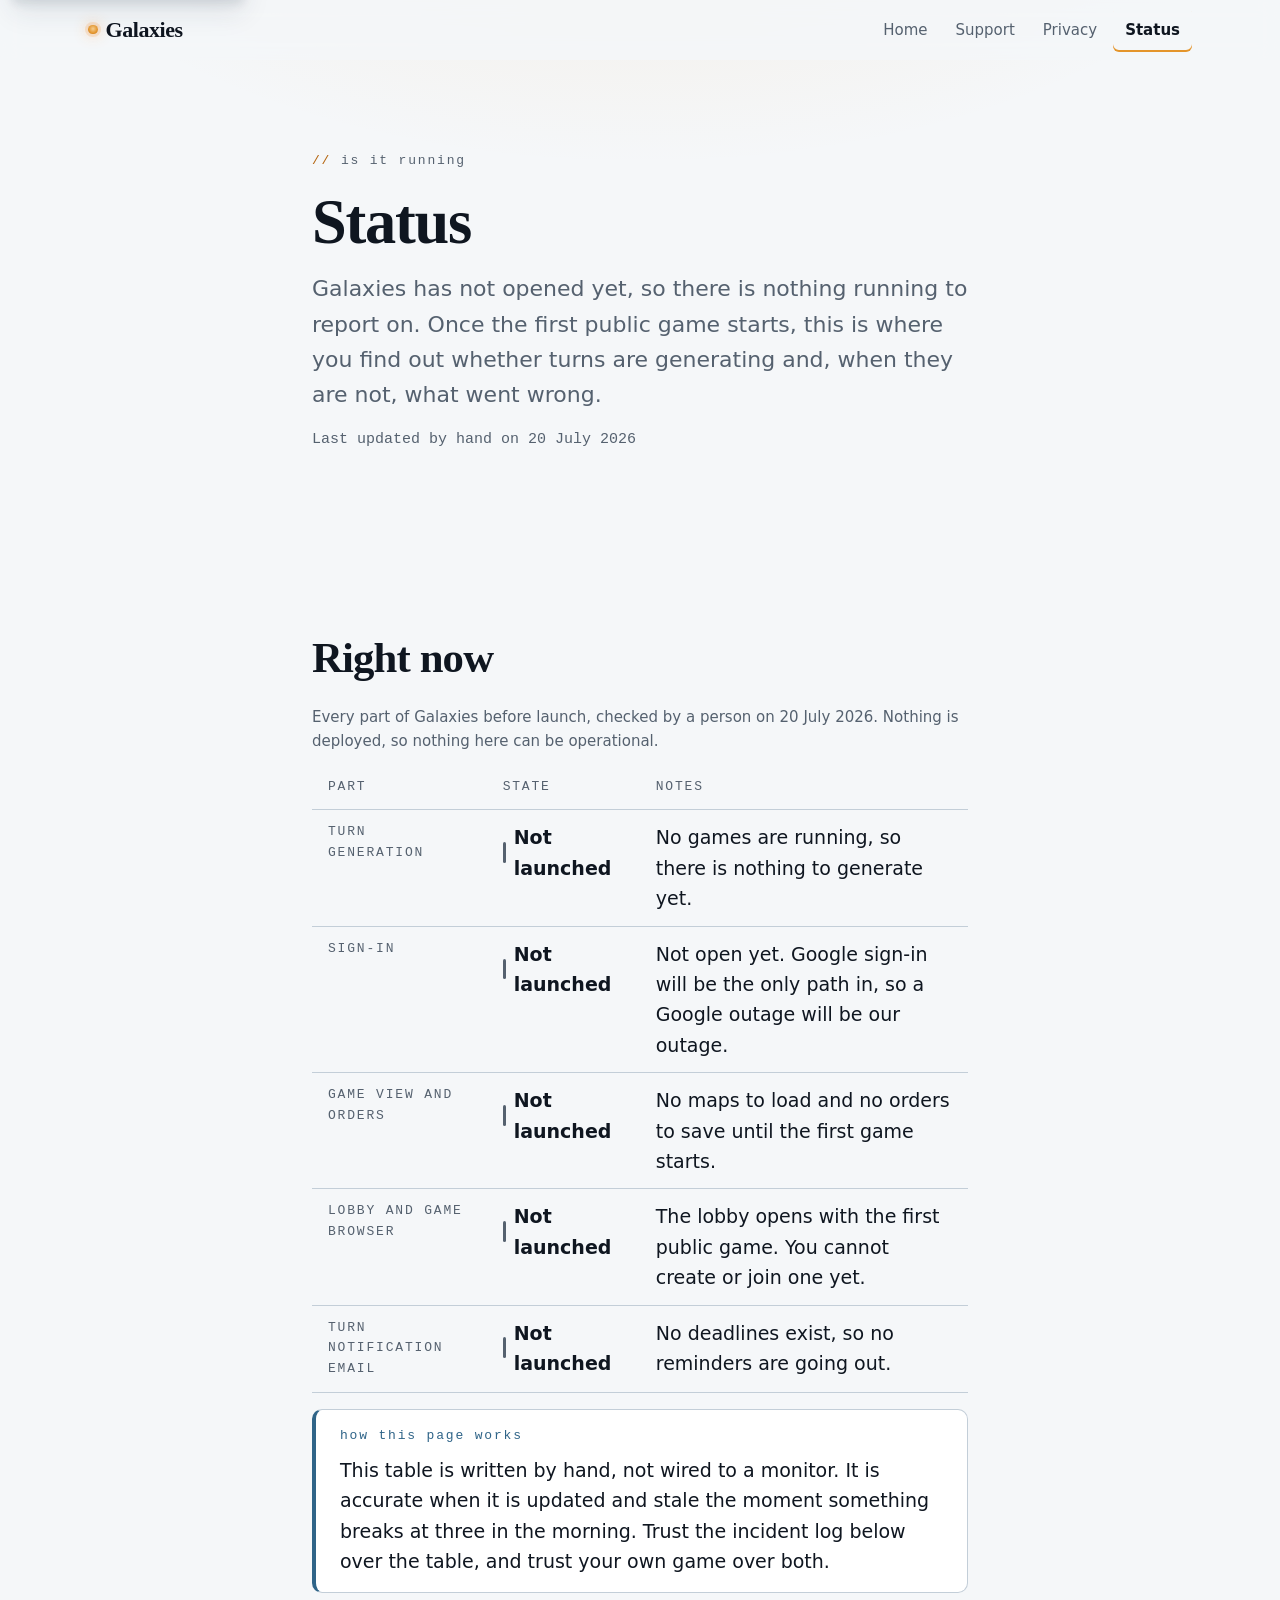
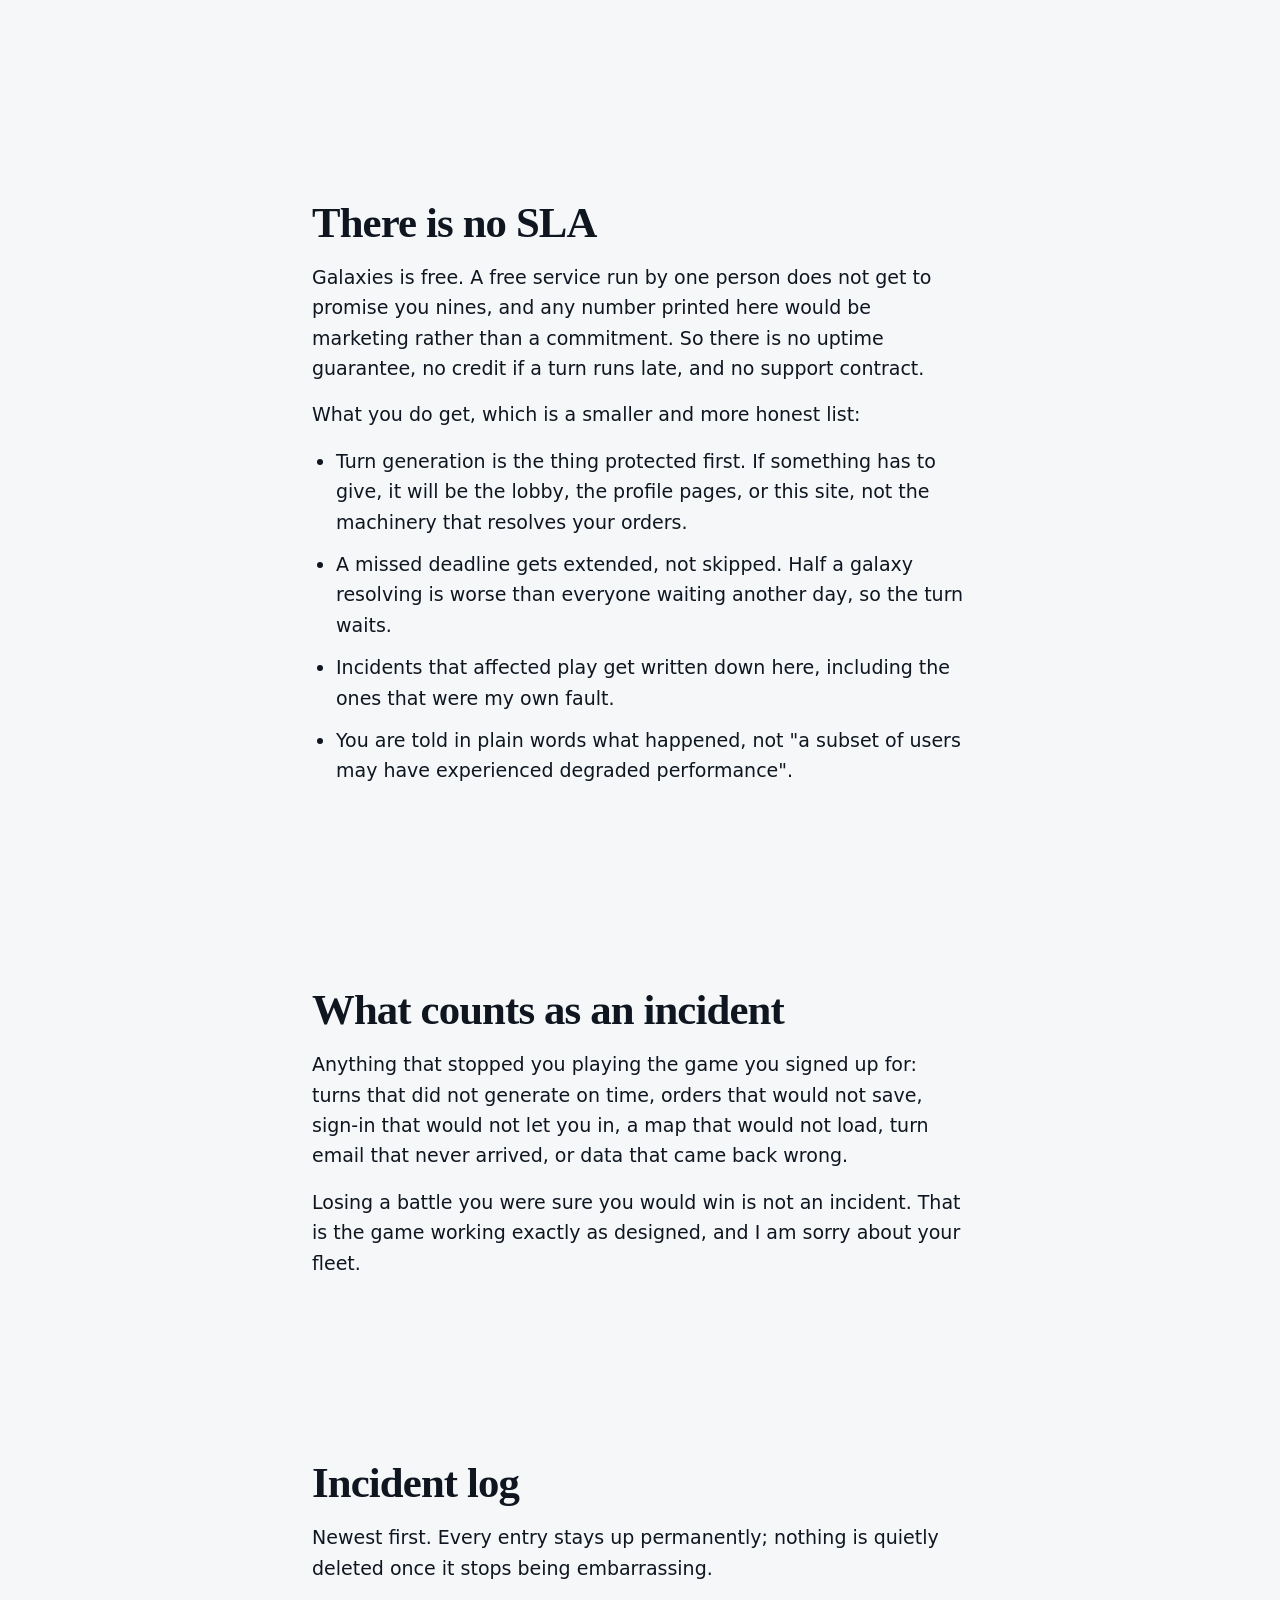
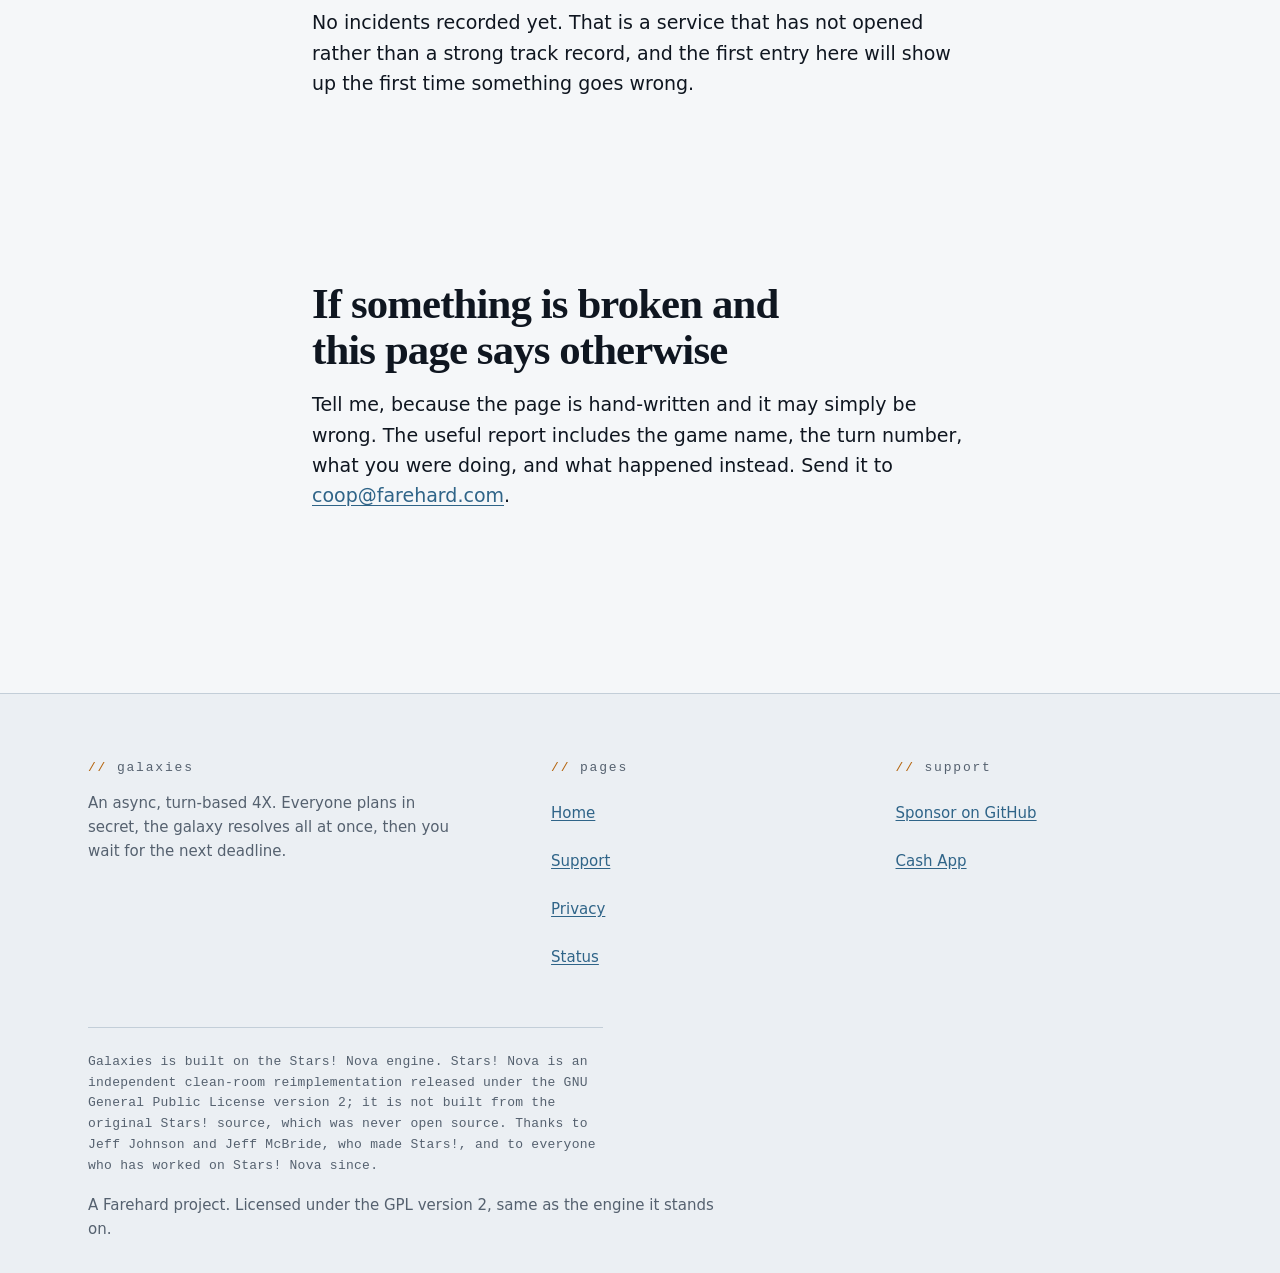
<file: galaxies-web/marketing/status.html>
<!doctype html>
<html lang="en">
<head>
  <meta charset="utf-8">
  <meta name="viewport" content="width=device-width, initial-scale=1">
  <title>Galaxies status</title>
  <meta name="description" content="What is running and what is not, plus the incident log. Nothing is deployed yet, so nothing here is operational. No SLA, and no pretending otherwise.">
  <link rel="stylesheet" href="styles/tokens.css">
  <link rel="stylesheet" href="styles/site.css">
  <style>
    /* Page-scoped only. Everything structural comes from tokens.css and site.css. */
    .status-table {
      width: 100%;
      border-collapse: collapse;
      margin-top: var(--space-5);
    }
    .status-table caption {
      text-align: left;
      color: var(--text-muted);
      font-size: var(--text-sm);
      padding-bottom: var(--space-3);
    }
    .status-table th,
    .status-table td {
      text-align: left;
      padding: var(--space-3) var(--space-4);
      border-bottom: 1px solid var(--border);
      vertical-align: top;
    }
    .status-table th {
      font-family: var(--font-mono);
      font-size: var(--text-xs);
      letter-spacing: var(--tracking-wide);
      text-transform: uppercase;
      color: var(--text-muted);
      font-weight: var(--weight-medium);
    }
    /* State is carried by the word first. The bar is shape, the color is a
       reinforcement, and neither is ever the only signal.

       The word stays at --text and does not take the status hue. .state
       inherits --text-base, which is 17px at narrow viewports, and WCAG counts
       bold text as large only at 18.66px and above, so the word needs 4.5:1
       rather than 3:1. Against the light snow background --ok measures 4.01:1
       and --warn 4.33:1, so both would fail as body-weight text. Carrying the
       hue on the bar instead keeps the word at 16.9:1 and puts the color where
       the 3:1 non-text floor applies, which every status hue clears in both
       themes (light 4.01, 4.33, 5.49; dark 8.33, 7.34, 6.00). */
    .state {
      display: inline-flex;
      align-items: center;
      gap: var(--space-2);
      font-weight: var(--weight-strong);
      color: var(--text);
    }
    .state::before {
      content: "";
      width: 4px;
      height: 1.1em;
      border-radius: var(--radius-round);
      /* --text-muted rather than --border-strong: this bar carries meaning, so
         it holds the 3:1 graphic floor (5.88:1 light, 8.95:1 dark).
         --border-strong is tuned for decoration and manages only 2.77:1. */
      background: var(--text-muted);
    }
    .state-ok::before { background: var(--ok); }
    .state-warn::before { background: var(--warn); }
    .state-bad::before { background: var(--bad); }

    .incident-log { margin-top: var(--space-5); }
    .incident-list { list-style: none; margin: 0; padding: 0; }
    .incident {
      border-top: 1px solid var(--border);
      padding-top: var(--space-5);
      margin-top: var(--space-5);
    }
    .incident-date {
      font-family: var(--font-mono);
      font-size: var(--text-xs);
      letter-spacing: var(--tracking-wide);
      text-transform: uppercase;
      color: var(--text-muted);
      margin-bottom: var(--space-2);
    }
    .plain-list {
      padding-left: var(--space-5);
      max-width: var(--measure);
    }
    .plain-list li { margin-bottom: var(--space-3); }
    .plain-list li:last-child { margin-bottom: 0; }
    .meta-line {
      font-family: var(--font-mono);
      font-size: var(--text-sm);
      color: var(--text-muted);
    }
    @media (max-width: 34rem) {
      .status-table th,
      .status-table td { padding: var(--space-3) var(--space-2); }
    }
    /* The flag-gated blocks are plain divs, so the UA default would normally do
       this on its own. It is stated anyway because a display value set by a
       later layout rule would beat that default and quietly un-hide the live
       table on a dark site, which is the one failure this page cannot have. */
    [hidden] { display: none !important; }
  </style>
</head>
<body>
  <a class="skip-link" href="#main">Skip to main content</a>

  <header class="site-header">
    <div class="container site-header-inner">
      <a class="brand" href="index.html">
        <span class="lamplight" aria-hidden="true"></span>
        <span class="brand-name">Galaxies</span>
      </a>
      <nav class="site-nav" aria-label="Main">
        <ul>
          <li><a href="index.html">Home</a></li>
          <li><a href="support.html">Support</a></li>
          <li><a href="privacy.html">Privacy</a></li>
          <li><a href="status.html" aria-current="page">Status</a></li>
        </ul>
      </nav>
    </div>
  </header>

  <main id="main">

    <section class="section" aria-labelledby="page-title">
      <div class="container container-narrow stack">
        <p class="eyebrow">is it running</p>
        <h1 id="page-title">Status</h1>
        <p class="lede">
          Galaxies has not opened yet, so there is nothing running to report on.
          Once the first public game starts, this is where you find out whether
          turns are generating and, when they are not, what went wrong.
        </p>
        <p class="meta-line">Last updated by hand on 20 July 2026</p>
      </div>
    </section>

    <section class="section" aria-labelledby="now-title">
      <div class="container container-narrow stack">
        <h2 id="now-title">Right now</h2>

        <!-- =====================================================================
             There are two versions of this table and a runtime flag picks
             between them, on the same contract index.html uses for the sign-in
             button.

             With serviceLive off, which is the checked-in default and the state
             of every local preview, the pre-launch table shows. It carries no
             hidden attribute, so it is also what a reader gets with JavaScript
             disabled or when runtime-config.json cannot be fetched. A dark site
             therefore cannot publish a green board by accident, which is the
             whole point of doing it this way rather than trusting whoever edits
             this file next.

             With serviceLive on, the live table takes over. A row there goes to
             Operational only once that service is deployed to roybot and has
             served real traffic. Not when it compiles, not when its tests pass,
             not when it runs on a laptop. Until a person has checked a row since
             the last deploy it stays "Not checked", which is the honest state
             for a hand-written page nobody has looked at yet.

             serviceLive still needs adding to runtime-config.json.tmpl (as
             __WEB_SERVICE_LIVE__) and to runtime-config.json as false. Until it
             is, the flag is simply unknown, and an unknown flag is off, so
             shipping this ahead of the template change is safe.
        ===================================================================== -->

        <div data-flag-off="serviceLive">
          <table class="status-table">
            <caption>
              Every part of Galaxies before launch, checked by a person on
              20 July 2026. Nothing is deployed, so nothing here can be
              operational.
            </caption>
            <thead>
              <tr>
                <th scope="col">Part</th>
                <th scope="col">State</th>
                <th scope="col">Notes</th>
              </tr>
            </thead>
            <tbody>
              <!-- Every row here is pre-launch and stays that way. index.html
                   says sign-in is not open yet, and the two pages ship
                   together, so an "Operational" in this table would be a
                   straight contradiction on the one page a reader visits
                   specifically to be told the truth. Do not edit these rows to
                   go live; turn serviceLive on and fill in the live table
                   below instead. -->
              <tr>
                <th scope="row">Turn generation</th>
                <td><span class="state">Not launched</span></td>
                <td>No games are running, so there is nothing to generate yet.</td>
              </tr>
              <tr>
                <th scope="row">Sign-in</th>
                <td><span class="state">Not launched</span></td>
                <td>
                  Not open yet. Google sign-in will be the only path in, so a
                  Google outage will be our outage.
                </td>
              </tr>
              <tr>
                <th scope="row">Game view and orders</th>
                <td><span class="state">Not launched</span></td>
                <td>No maps to load and no orders to save until the first game starts.</td>
              </tr>
              <tr>
                <th scope="row">Lobby and game browser</th>
                <td><span class="state">Not launched</span></td>
                <td>The lobby opens with the first public game. You cannot create or join one yet.</td>
              </tr>
              <tr>
                <th scope="row">Turn notification email</th>
                <td><span class="state">Not launched</span></td>
                <td>No deadlines exist, so no reminders are going out.</td>
              </tr>
            </tbody>
          </table>
        </div>

        <div data-flag="serviceLive" hidden>
          <table class="status-table">
            <caption>
              Current state of each part of Galaxies, checked by a person.
            </caption>
            <thead>
              <tr>
                <th scope="col">Part</th>
                <th scope="col">State</th>
                <th scope="col">Notes</th>
              </tr>
            </thead>
            <tbody>
              <!-- Update the date in the caption whenever you touch a row, and
                   use the state words the rest of the page uses: Operational
                   (state-ok), Degraded (state-warn), Down (state-bad), or plain
                   .state for "Not checked". -->
              <tr>
                <th scope="row">Turn generation</th>
                <td><span class="state">Not checked</span></td>
                <td>Nobody has checked this since the last deploy.</td>
              </tr>
              <tr>
                <th scope="row">Sign-in</th>
                <td><span class="state">Not checked</span></td>
                <td>Nobody has checked this since the last deploy.</td>
              </tr>
              <tr>
                <th scope="row">Game view and orders</th>
                <td><span class="state">Not checked</span></td>
                <td>Nobody has checked this since the last deploy.</td>
              </tr>
              <tr>
                <th scope="row">Lobby and game browser</th>
                <td><span class="state">Not checked</span></td>
                <td>Nobody has checked this since the last deploy.</td>
              </tr>
              <tr>
                <th scope="row">Turn notification email</th>
                <td><span class="state">Not checked</span></td>
                <td>Nobody has checked this since the last deploy.</td>
              </tr>
            </tbody>
          </table>
        </div>

        <aside class="callout callout-note" role="note">
          <p class="callout-label">How this page works</p>
          <p>
            This table is written by hand, not wired to a monitor. It is accurate
            when it is updated and stale the moment something breaks at three in the
            morning. Trust the incident log below over the table, and trust your own
            game over both.
          </p>
        </aside>
      </div>
    </section>

    <section class="section" aria-labelledby="sla-title">
      <div class="container container-narrow stack">
        <h2 id="sla-title">There is no SLA</h2>
        <p>
          Galaxies is free. A free service run by one person does not get to promise
          you nines, and any number printed here would be marketing rather than a
          commitment. So there is no uptime guarantee, no credit if a turn runs late,
          and no support contract.
        </p>
        <p>What you do get, which is a smaller and more honest list:</p>
        <ul class="plain-list">
          <li>
            Turn generation is the thing protected first. If something has to give,
            it will be the lobby, the profile pages, or this site, not the machinery
            that resolves your orders.
          </li>
          <li>
            A missed deadline gets extended, not skipped. Half a galaxy resolving is
            worse than everyone waiting another day, so the turn waits.
          </li>
          <li>
            Incidents that affected play get written down here, including the ones
            that were my own fault.
          </li>
          <li>
            You are told in plain words what happened, not "a subset of users may
            have experienced degraded performance".
          </li>
        </ul>
      </div>
    </section>

    <section class="section" aria-labelledby="counts-title">
      <div class="container container-narrow stack">
        <h2 id="counts-title">What counts as an incident</h2>
        <p>
          Anything that stopped you playing the game you signed up for: turns that
          did not generate on time, orders that would not save, sign-in that would
          not let you in, a map that would not load, turn email that never arrived,
          or data that came back wrong.
        </p>
        <p>
          Losing a battle you were sure you would win is not an incident. That is
          the game working exactly as designed, and I am sorry about your fleet.
        </p>
      </div>
    </section>

    <section class="section" aria-labelledby="log-title">
      <div class="container container-narrow stack">
        <h2 id="log-title">Incident log</h2>
        <p>
          Newest first. Every entry stays up permanently; nothing is quietly deleted
          once it stops being embarrassing.
        </p>

        <div class="incident-log">

          <!-- =====================================================================
               INCIDENT ENTRIES GO HERE. Newest first.

               To add one: copy the <li class="incident"> block below out of this
               comment, paste it as the first child of <ol class="incident-list">,
               fill it in, and delete the "no incidents yet" paragraph once at least
               one entry exists.

               Keep the house rules: no em dashes, no en dashes, no glyphs. State is
               a word plus color plus shape, so the resolved or ongoing state is
               written out in the .state span, never left to color alone.

               <li class="incident">
                 <p class="incident-date">
                   <time datetime="2026-07-18">18 July 2026</time>
                 </p>
                 <h3>Turn generation ran two hours late for four games</h3>
                 <p><span class="state state-ok">Resolved</span></p>
                 <p>
                   What players saw: the deadline passed and the new turn did not
                   arrive until the evening.
                 </p>
                 <p>
                   What happened: plain-language cause, no jargon shield.
                 </p>
                 <p>
                   What changed: the specific thing done so this is less likely
                   next time, or an honest "nothing yet" if nothing has.
                 </p>
               </li>

               For an incident still running, use:
                 <span class="state state-bad">Ongoing</span>
               and for one that is fixed but still being watched:
                 <span class="state state-warn">Monitoring</span>
          ===================================================================== -->

          <ol class="incident-list">
          </ol>

          <p id="incident-empty">
            No incidents recorded yet. That is a service that has not opened
            rather than a strong track record, and the first entry here will show
            up the first time something goes wrong.
          </p>

        </div>
      </div>
    </section>

    <section class="section" aria-labelledby="tell-title">
      <div class="container container-narrow stack">
        <h2 id="tell-title">If something is broken and this page says otherwise</h2>
        <p>
          Tell me, because the page is hand-written and it may simply be wrong. The
          useful report includes the game name, the turn number, what you were doing,
          and what happened instead. Send it to
          <a href="mailto:coop@farehard.com">coop@farehard.com</a>.
        </p>

        <!-- =======================================================================
             OPTIONAL: independent uptime history.

             When an external uptime monitor is wired up (Better Stack, UptimeRobot,
             Google Cloud Monitoring, or similar), uncomment the block below and
             point it at that provider's public status page. Say plainly that the
             numbers come from a third party rather than from us, so the reader knows
             it is not self-reported. Do not publish an uptime percentage measured by
             our own servers; that is marking your own homework.

             <p>
               <a href="https://status.galaxies.example" rel="external noopener">
                 Independent uptime history
               </a>
               is measured by a third-party monitor, not by us.
             </p>
        ======================================================================= -->

      </div>
    </section>

  </main>

  <footer class="site-footer">
    <!--
      The fixed Farehard dedication appears exactly once per property. It lives in
      the footer of the landing page (index.html). It is deliberately not repeated
      on this page, and must not be added here.
    -->
    <div class="container">
      <div class="footer-grid">
        <div class="footer-col">
          <p class="eyebrow">galaxies</p>
          <p>
            An async, turn-based 4X. Everyone plans in secret, the galaxy resolves
            all at once, then you wait for the next deadline.
          </p>
        </div>
        <nav class="footer-col" aria-label="Site pages">
          <p class="eyebrow">pages</p>
          <ul>
            <li><a href="index.html">Home</a></li>
            <li><a href="support.html">Support</a></li>
            <li><a href="privacy.html">Privacy</a></li>
            <li><a href="status.html">Status</a></li>
          </ul>
        </nav>
        <nav class="footer-col" aria-label="Support this project">
          <p class="eyebrow">support</p>
          <ul>
            <li><a href="https://github.com/sponsors/Dr-Awkward" rel="external noopener">Sponsor on GitHub</a></li>
            <li><a href="https://cash.app/$onassis" rel="external noopener">Cash App</a></li>
          </ul>
        </nav>
      </div>
      <p class="footer-credit">
        Galaxies is built on the Stars! Nova engine. Stars! Nova is an independent
        clean-room reimplementation released under the GNU General Public License
        version 2; it is not built from the original Stars! source, which was never
        open source. Thanks to Jeff Johnson and Jeff McBride, who made Stars!, and
        to everyone who has worked on Stars! Nova since.
      </p>
      <p class="footer-legal">
        A Farehard project. Licensed under the GPL version 2, same as the engine it
        stands on.
      </p>
    </div>
  </footer>

  <!-- =========================================================================
       Runtime flags.

       The same markup contract index.html uses, kept deliberately small because
       this page gates one thing:

         [data-flag="name"]      shown only when flags.name is exactly true
         [data-flag-off="name"]  shown whenever flags.name is not true

       Every flag defaults to off. If runtime-config.json is missing, slow,
       malformed, or blocked, the page stays pre-launch. The same holds with
       JavaScript disabled, because the live table carries the hidden attribute
       in the markup and only this script removes it.

       If a Content Security Policy is added later, this block needs its hash in
       script-src, or it should move to a small external file alongside the one
       on the landing page.
  ========================================================================== -->
  <script>
  (function () {
    "use strict";

    var CONFIG_URL = "runtime-config.json";
    var CONFIG_TIMEOUT_MS = 3000;

    /* Every known flag, off. Anything the config does not mention stays off. */
    var flags = {
      serviceLive: false
    };

    function applyFlags() {
      var i, el, name;

      var shown = document.querySelectorAll("[data-flag]");
      for (i = 0; i < shown.length; i++) {
        el = shown[i];
        name = el.getAttribute("data-flag");
        el.hidden = flags[name] !== true;
      }

      var fallbacks = document.querySelectorAll("[data-flag-off]");
      for (i = 0; i < fallbacks.length; i++) {
        el = fallbacks[i];
        name = el.getAttribute("data-flag-off");
        el.hidden = flags[name] === true;
      }
    }

    function readConfig() {
      if (typeof window.fetch !== "function") {
        return Promise.resolve(null);
      }

      var controller = null;
      var options = { cache: "no-store", credentials: "omit" };

      if (typeof window.AbortController === "function") {
        controller = new AbortController();
        options.signal = controller.signal;
        window.setTimeout(function () { controller.abort(); }, CONFIG_TIMEOUT_MS);
      }

      return window.fetch(CONFIG_URL, options)
        .then(function (response) {
          if (!response.ok) { return null; }
          return response.json();
        })
        .catch(function () {
          /* Missing, blocked, slow, or malformed: stay pre-launch, and say so
             once in the console so a broken deploy is findable. */
          if (window.console && console.warn) {
            console.warn("Galaxies: runtime-config.json unavailable, all flags off.");
          }
          return null;
        });
    }

    function mergeConfig(config) {
      if (!config || typeof config !== "object") { return; }
      var source = (config.flags && typeof config.flags === "object") ? config.flags : config;
      Object.keys(flags).forEach(function (key) {
        flags[key] = source[key] === true;
      });
    }

    readConfig().then(function (config) {
      mergeConfig(config);
      applyFlags();
    });
  }());
  </script>

</body>
</html>
</file>
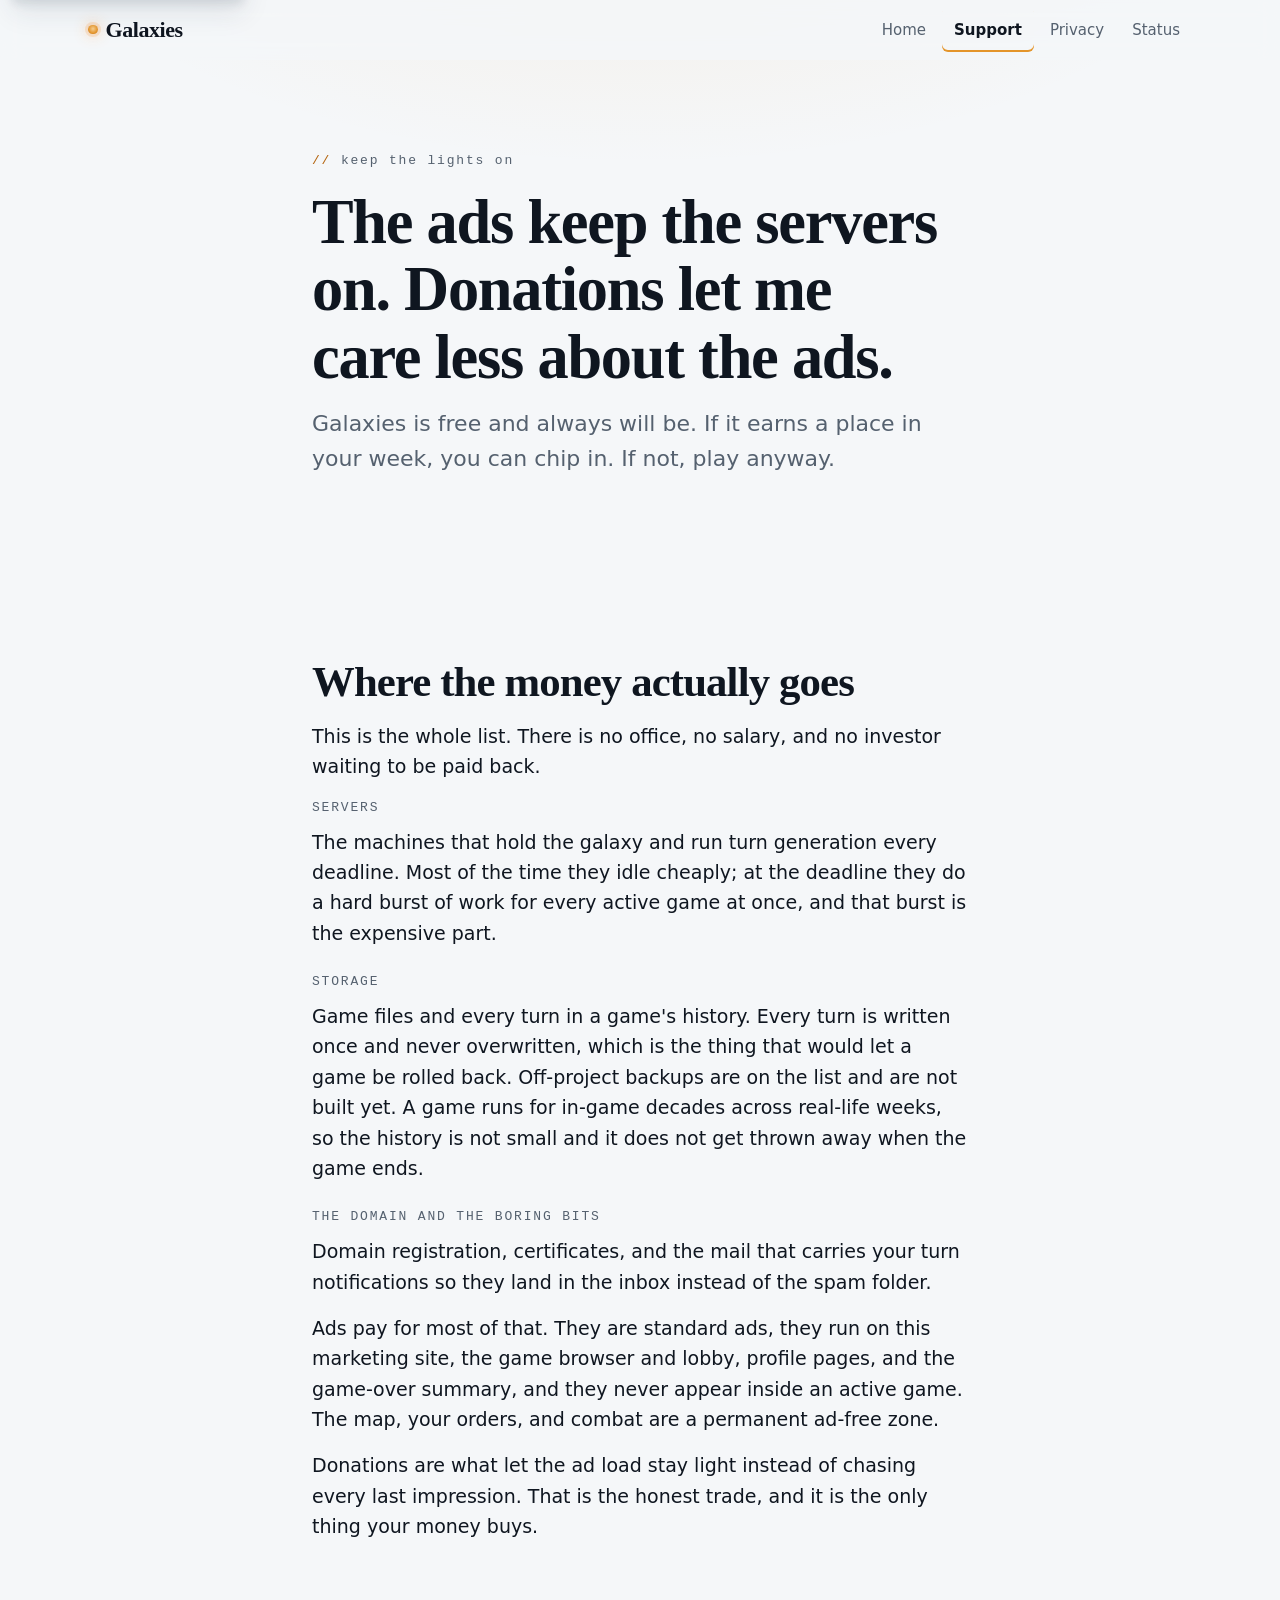
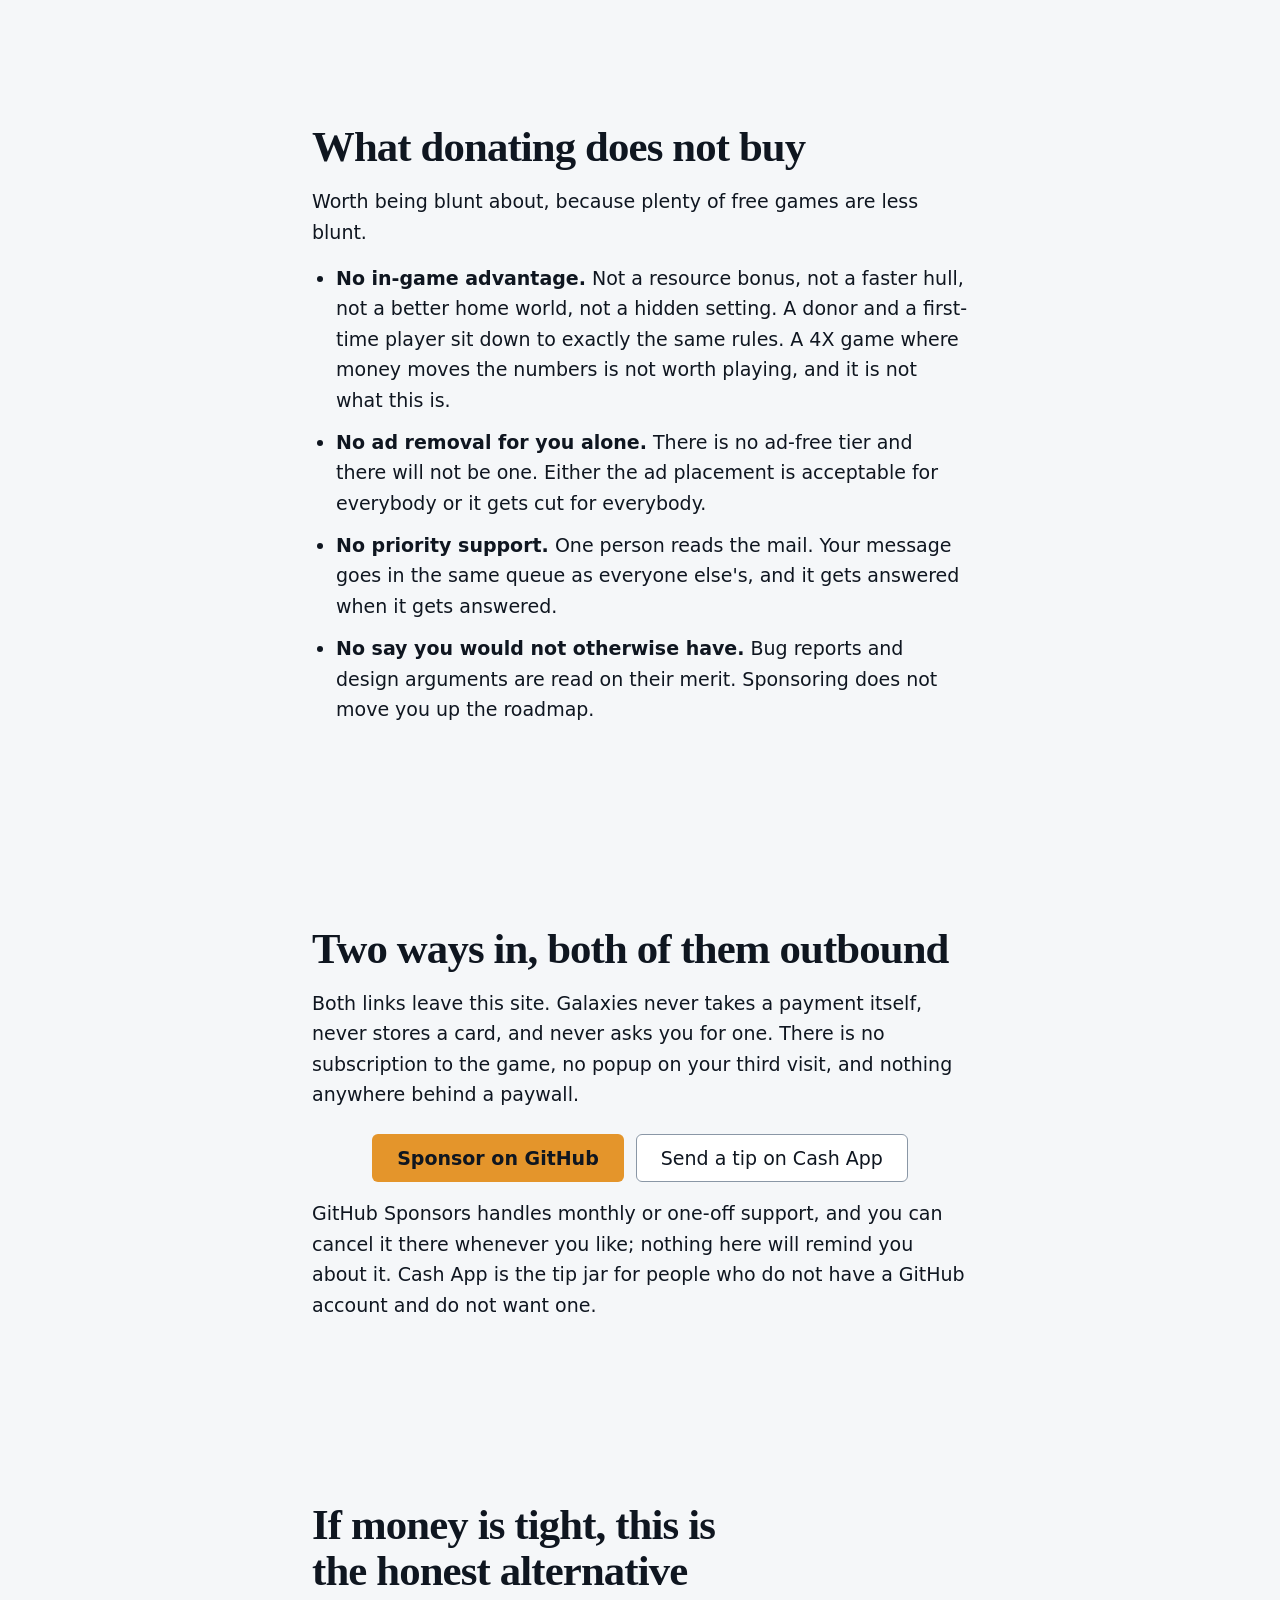
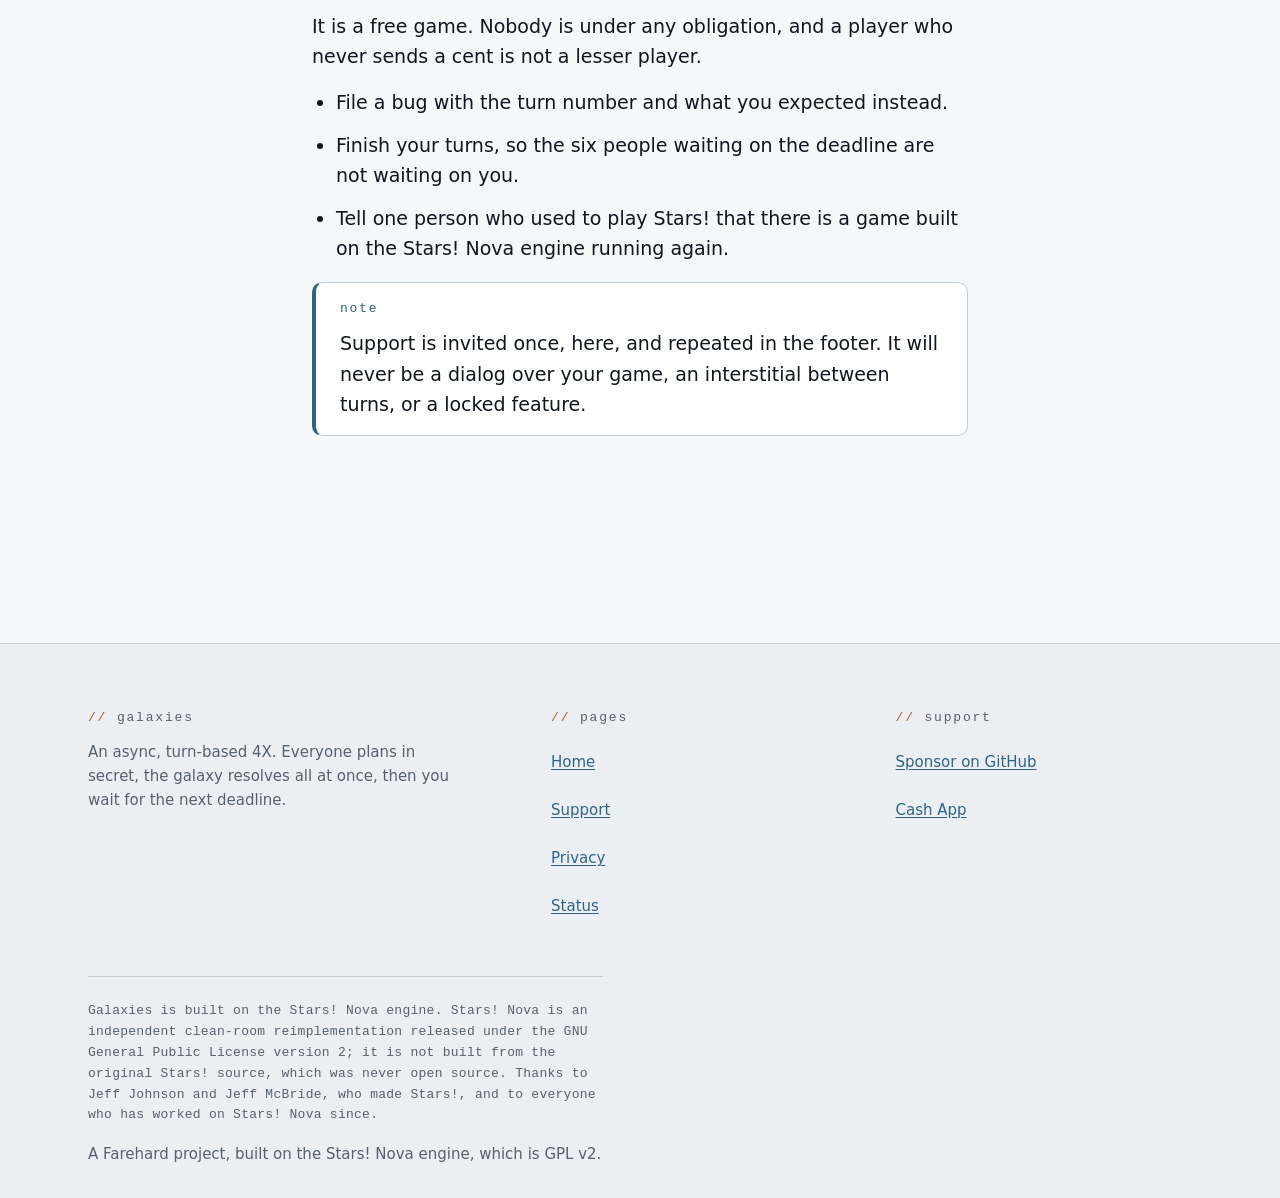
<file: galaxies-web/marketing/support.html>
<!doctype html>
<html lang="en">
<head>
  <meta charset="utf-8">
  <meta name="viewport" content="width=device-width, initial-scale=1">
  <title>Support Galaxies</title>
  <meta name="description" content="Galaxies is free and ad-supported. Donations cover servers, storage, and the domain, and they buy no in-game advantage of any kind.">
  <link rel="stylesheet" href="styles/tokens.css">
  <link rel="stylesheet" href="styles/site.css">
  <style>
    /* Page-scoped only. Everything structural comes from tokens.css and site.css. */
    .donate-actions {
      display: flex;
      flex-wrap: wrap;
      gap: var(--space-3);
      margin-top: var(--space-5);
    }
    .cost-list { margin: 0; }
    .cost-list dt {
      font-family: var(--font-mono);
      font-size: var(--text-xs);
      letter-spacing: var(--tracking-wide);
      text-transform: uppercase;
      color: var(--text-muted);
      margin-top: var(--space-5);
    }
    .cost-list dt:first-child { margin-top: 0; }
    .cost-list dd {
      margin: var(--space-2) 0 0;
      max-width: var(--measure);
    }
    .plain-list {
      padding-left: var(--space-5);
      max-width: var(--measure);
    }
    .plain-list li { margin-bottom: var(--space-3); }
    .plain-list li:last-child { margin-bottom: 0; }
  </style>
</head>
<body>
  <a class="skip-link" href="#main">Skip to main content</a>

  <header class="site-header">
    <div class="container site-header-inner">
      <a class="brand" href="index.html">
        <span class="lamplight" aria-hidden="true"></span>
        <span class="brand-name">Galaxies</span>
      </a>
      <nav class="site-nav" aria-label="Main">
        <ul>
          <li><a href="index.html">Home</a></li>
          <li><a href="support.html" aria-current="page">Support</a></li>
          <li><a href="privacy.html">Privacy</a></li>
          <li><a href="status.html">Status</a></li>
        </ul>
      </nav>
    </div>
  </header>

  <main id="main">

    <section class="section" aria-labelledby="page-title">
      <div class="container container-narrow stack">
        <p class="eyebrow">keep the lights on</p>
        <h1 id="page-title">The ads keep the servers on. Donations let me care less about the ads.</h1>
        <p class="lede">
          Galaxies is free and always will be. If it earns a place in your week, you
          can chip in. If not, play anyway.
        </p>
      </div>
    </section>

    <section class="section" aria-labelledby="where-title">
      <div class="container container-narrow stack">
        <h2 id="where-title">Where the money actually goes</h2>
        <p>
          This is the whole list. There is no office, no salary, and no investor
          waiting to be paid back.
        </p>
        <dl class="cost-list">
          <dt>Servers</dt>
          <dd>
            The machines that hold the galaxy and run turn generation every
            deadline. Most of the time they idle cheaply; at the deadline they do a
            hard burst of work for every active game at once, and that burst is the
            expensive part.
          </dd>

          <dt>Storage</dt>
          <dd>
            Game files and every turn in a game's history. Every turn is written
            once and never overwritten, which is the thing that would let a game be
            rolled back. Off-project backups are on the list and are not built yet.
            A game runs for in-game decades across real-life weeks, so the history
            is not small and it does not get thrown away when the game ends.
          </dd>

          <dt>The domain and the boring bits</dt>
          <dd>
            Domain registration, certificates, and the mail that carries your turn
            notifications so they land in the inbox instead of the spam folder.
          </dd>
        </dl>
        <p>
          Ads pay for most of that. They are standard ads, they run on this
          marketing site, the game browser and lobby, profile pages, and the
          game-over summary, and they never appear inside an active game. The map,
          your orders, and combat are a permanent ad-free zone.
        </p>
        <p>
          Donations are what let the ad load stay light instead of chasing every
          last impression. That is the honest trade, and it is the only thing your
          money buys.
        </p>
      </div>
    </section>

    <section class="section" aria-labelledby="not-title">
      <div class="container container-narrow stack">
        <h2 id="not-title">What donating does not buy</h2>
        <p>
          Worth being blunt about, because plenty of free games are less blunt.
        </p>
        <ul class="plain-list">
          <li>
            <strong>No in-game advantage.</strong> Not a resource bonus, not a
            faster hull, not a better home world, not a hidden setting. A donor and
            a first-time player sit down to exactly the same rules. A 4X game where
            money moves the numbers is not worth playing, and it is not what this
            is.
          </li>
          <li>
            <strong>No ad removal for you alone.</strong> There is no ad-free tier
            and there will not be one. Either the ad placement is acceptable for
            everybody or it gets cut for everybody.
          </li>
          <li>
            <strong>No priority support.</strong> One person reads the mail. Your
            message goes in the same queue as everyone else's, and it gets answered
            when it gets answered.
          </li>
          <li>
            <strong>No say you would not otherwise have.</strong> Bug reports and
            design arguments are read on their merit. Sponsoring does not move you
            up the roadmap.
          </li>
        </ul>
      </div>
    </section>

    <section class="section" id="donate" aria-labelledby="donate-title">
      <div class="container container-narrow stack">
        <h2 id="donate-title">Two ways in, both of them outbound</h2>
        <p>
          Both links leave this site. Galaxies never takes a payment itself, never
          stores a card, and never asks you for one. There is no subscription to
          the game, no popup on your third visit, and nothing anywhere behind a
          paywall.
        </p>
        <div class="donate-actions">
          <a class="btn btn-accent tap-target"
             href="https://github.com/sponsors/Dr-Awkward"
             rel="external noopener">Sponsor on GitHub</a>
          <a class="btn tap-target"
             href="https://cash.app/$onassis"
             rel="external noopener">Send a tip on Cash App</a>
        </div>
        <p>
          GitHub Sponsors handles monthly or one-off support, and you can cancel it
          there whenever you like; nothing here will remind you about it. Cash App
          is the tip jar for people who do not have a GitHub account and do not want
          one.
        </p>
      </div>
    </section>

    <section class="section" aria-labelledby="other-title">
      <div class="container container-narrow stack">
        <h2 id="other-title">If money is tight, this is the honest alternative</h2>
        <p>
          It is a free game. Nobody is under any obligation, and a player who never
          sends a cent is not a lesser player.
        </p>
        <ul class="plain-list">
          <li>File a bug with the turn number and what you expected instead.</li>
          <li>Finish your turns, so the six people waiting on the deadline are not waiting on you.</li>
          <li>Tell one person who used to play Stars! that there is a game built on the Stars! Nova engine running again.</li>
        </ul>
        <aside class="callout callout-note" role="note">
          <p class="callout-label">Note</p>
          <p>
            Support is invited once, here, and repeated in the footer. It will never
            be a dialog over your game, an interstitial between turns, or a locked
            feature.
          </p>
        </aside>
      </div>
    </section>

  </main>

  <footer class="site-footer">
    <!--
      The fixed Farehard dedication appears exactly once per property. It lives in
      the footer of the landing page (index.html). It is deliberately not repeated
      on this page, and must not be added here.
    -->
    <div class="container">
      <div class="footer-grid">
        <div class="footer-col">
          <p class="eyebrow">galaxies</p>
          <p>
            An async, turn-based 4X. Everyone plans in secret, the galaxy resolves
            all at once, then you wait for the next deadline.
          </p>
        </div>
        <nav class="footer-col" aria-label="Site pages">
          <p class="eyebrow">pages</p>
          <ul>
            <li><a href="index.html">Home</a></li>
            <li><a href="support.html">Support</a></li>
            <li><a href="privacy.html">Privacy</a></li>
            <li><a href="status.html">Status</a></li>
          </ul>
        </nav>
        <nav class="footer-col" aria-label="Support this project">
          <p class="eyebrow">support</p>
          <ul>
            <li><a href="https://github.com/sponsors/Dr-Awkward" rel="external noopener">Sponsor on GitHub</a></li>
            <li><a href="https://cash.app/$onassis" rel="external noopener">Cash App</a></li>
          </ul>
        </nav>
      </div>
      <p class="footer-credit">
        Galaxies is built on the Stars! Nova engine. Stars! Nova is an independent
        clean-room reimplementation released under the GNU General Public License
        version 2; it is not built from the original Stars! source, which was never
        open source. Thanks to Jeff Johnson and Jeff McBride, who made Stars!, and
        to everyone who has worked on Stars! Nova since.
      </p>
      <p class="footer-legal">
        A Farehard project, built on the Stars! Nova engine, which is GPL v2.
      </p>
    </div>
  </footer>

</body>
</html>
</file>
<file: galaxies-web/marketing/styles/tokens.css>
/* ===========================================================================
   Hearthlight, the Farehard design language.
   Default theme: "Vigil" (a warm light carried against a cold winter dark).

   This file is the drop-in foundation for any Farehard property: marketing
   pages, applications, and repo docs. It ships design tokens, a small
   opinionated base layer, accessibility utilities, and a few components.

   How the layers work (this is what makes the system extensible):
     1. Raw palette + scales      ... brand primitives, rarely referenced directly.
     2. Semantic tokens           ... what you actually build with (--bg, --text, ...).
     3. Light and dark mappings   ... a product retheme swaps step 2, not step 1.

   To retheme a product, override the semantic tokens under :root (and the dark
   block). Do not hardcode raw hex in components; reach for the semantic name.

   Rules that never change, in any theme (see the skill's references for why):
     ... no em dashes in any copy; prefer the comma, the ellipsis, the
         parenthesis, and the semicolon.
     ... no emoji or dingbat glyphs for status, alerts, bullets, or buttons.
         Status is carried by a word plus color plus shape, never a glyph alone.
     ... a visible focus ring on every interactive element.
     ... motion is optional; it respects prefers-reduced-motion.
=========================================================================== */

/* ---- 1. Raw palette (primitives) ---------------------------------------- */
:root {
  /* Night: the cold dark. Bluer and warmer-neutral than a plain terminal black,
     so it reads as winter dusk rather than "developer default". */
  --c-night-900: #0E141C;
  --c-night-800: #131C26;
  --c-night-700: #1A2531;
  --c-night-600: #24313F;
  --c-night-500: #33424F;

  /* Snow: the cold light. A cool paper, deliberately not the warm cream that
     reads as an AI tell when paired with a serif display. */
  --c-snow-50:  #F5F7F9;
  --c-snow-100: #EBEFF3;
  --c-snow-200: #DBE2E9;
  --c-snow-300: #C3CED8;

  /* Ink: text on light surfaces. */
  --c-ink-900: #0F1620;
  --c-ink-700: #2A3542;
  --c-ink-500: #55616F; /* muted text, meets 4.5:1 on snow-50 */
  --c-ink-300: #8A97A6; /* decorative or non-text only, below text contrast */

  /* Flame: the carried light. Golden amber. The brand's one warm note.
     Used for marks, fills, large display, and button backgrounds, never for
     small body text on a light surface (it will not meet contrast). */
  --c-flame-600: #B4630C; /* accent text on light, when large */
  --c-flame-500: #E4952B; /* primary fill (buttons, marks) */
  --c-flame-400: #F2B457; /* accent on dark surfaces */
  --c-flame-300: #F8D091; /* soft glow */

  /* Frost: the cold counterpoint. Steel blue, used sparingly, mostly links. */
  --c-frost-600: #2F6488; /* link on light, meets 4.5:1 on snow-50 */
  --c-frost-500: #4E86AE;
  --c-frost-400: #86B3D6; /* link on dark */

  /* Semantic hues. Each is always paired with a text label in the UI.
     Caution is burnt orange, kept distinct from the golden brand flame so the
     two never read as the same thing. */
  --c-ok-600:   #2C8A57; --c-ok-400:   #57C285;
  --c-warn-600: #B85A1C; --c-warn-400: #E29050;
  --c-bad-600:  #B23A3A; --c-bad-400:  #E37070;

  /* ---- 2. Type ---------------------------------------------------------- */
  /* Display: Fraunces, a warm characterful serif, used with restraint.
     Body: IBM Plex Sans, humanist and highly legible.
     Mono: IBM Plex Mono, for the // eyebrow labels, data, and code. */
  --font-display: "Fraunces", Georgia, "Times New Roman", serif;
  --font-body: "IBM Plex Sans", system-ui, -apple-system, "Segoe UI", Roboto, Helvetica, Arial, sans-serif;
  --font-mono: "IBM Plex Mono", ui-monospace, SFMono-Regular, Menlo, Consolas, monospace;

  /* Fluid type scale. Body never drops below 16px (1rem) for readability. */
  --text-2xs:  0.75rem;                                  /* 12px, meta only, never body */
  --text-xs:   0.8125rem;                                /* 13px, labels */
  --text-sm:   0.9375rem;                                /* 15px */
  --text-base: clamp(1.0625rem, 1.01rem + 0.24vw, 1.1875rem); /* 17 to 19px body */
  --text-lg:   clamp(1.1875rem, 1.10rem + 0.42vw, 1.375rem);
  --text-xl:   clamp(1.4375rem, 1.28rem + 0.78vw, 1.875rem);
  --text-2xl:  clamp(1.8125rem, 1.52rem + 1.44vw, 2.75rem);
  --text-3xl:  clamp(2.375rem, 1.86rem + 2.55vw, 4rem);
  --text-4xl:  clamp(3rem, 2.15rem + 4.2vw, 5.75rem);

  --leading-tight: 1.08;
  --leading-snug: 1.28;
  --leading-body: 1.6;
  --tracking-tight: -0.02em;
  --tracking-wide: 0.14em;   /* for the mono eyebrow labels */
  --weight-body: 400;
  --weight-medium: 500;
  --weight-strong: 650;
  --weight-display: 560;     /* Fraunces optical weight, kept below bold */

  --measure: 66ch;           /* comfortable line length for prose */

  /* ---- Spacing (4px base) ---------------------------------------------- */
  --space-1: 0.25rem;  --space-2: 0.5rem;   --space-3: 0.75rem;
  --space-4: 1rem;     --space-5: 1.5rem;   --space-6: 2rem;
  --space-7: 3rem;     --space-8: 4rem;     --space-9: 6rem;
  --space-10: 8rem;
  /* Fluid gaps for section rhythm. */
  --gap-section: clamp(3.5rem, 2.5rem + 4vw, 7rem);

  /* ---- Radii (modest and consistent; not zero, not pill-everything) ---- */
  --radius-1: 6px;   /* controls */
  --radius-2: 10px;  /* cards, inputs */
  --radius-3: 16px;  /* large panels */
  --radius-round: 999px;

  /* ---- Containers ------------------------------------------------------ */
  --container: 72rem;      /* 1152px page max */
  --container-narrow: 44rem;

  /* ---- Motion (respect reduced motion, always) ------------------------- */
  --motion-fast: 120ms;
  --motion: 200ms;
  --motion-slow: 380ms;
  --ease: cubic-bezier(0.22, 0.61, 0.36, 1); /* a warm, settling ease */

  /* ---- 3a. Semantic tokens: LIGHT (default) ---------------------------- */
  --bg: var(--c-snow-50);
  --bg-raised: #FFFFFF;
  --bg-sunken: var(--c-snow-100);
  --border: var(--c-snow-300);
  --border-strong: var(--c-ink-300);

  --text: var(--c-ink-900);
  --text-muted: var(--c-ink-500);
  --text-subtle: var(--c-ink-300); /* decorative only */

  --link: var(--c-frost-600);
  --link-hover: var(--c-ink-900);

  --accent: var(--c-flame-500);        /* fills and marks */
  --accent-strong: var(--c-flame-600); /* accent text, large sizes only */
  --on-accent: var(--c-ink-900);       /* text on a flame fill */

  --ok: var(--c-ok-600);
  --warn: var(--c-warn-600);
  --bad: var(--c-bad-600);

  --focus: #16405E;             /* dark steel, high contrast on light */
  --shadow-color: 214 40% 20%;  /* HSL parts, tinted with night, not pure black */
  --lamplight-glow: 30 92% 55%; /* the signature glow, flame hue */

  color-scheme: light dark;
}

/* ---- 3b. Semantic tokens: DARK -------------------------------------------
   Applied automatically by OS preference, and forceable with data-theme.
   A product can also force light with [data-theme="light"]. */
@media (prefers-color-scheme: dark) {
  :root:not([data-theme="light"]) {
    --bg: var(--c-night-900);
    --bg-raised: var(--c-night-800);
    --bg-sunken: var(--c-night-700);
    --border: var(--c-night-600);
    --border-strong: var(--c-night-500);

    --text: var(--c-snow-50);
    --text-muted: #A9B6C3;
    --text-subtle: #6C7B8A;

    --link: var(--c-frost-400);
    --link-hover: #FFFFFF;

    --accent: var(--c-flame-400);
    --accent-strong: var(--c-flame-400);
    --on-accent: var(--c-night-900);

    --ok: var(--c-ok-400);
    --warn: var(--c-warn-400);
    --bad: var(--c-bad-400);

    --focus: var(--c-flame-400);
    --shadow-color: 216 60% 3%;
  }
}
[data-theme="dark"] {
  --bg: var(--c-night-900);
  --bg-raised: var(--c-night-800);
  --bg-sunken: var(--c-night-700);
  --border: var(--c-night-600);
  --border-strong: var(--c-night-500);
  --text: var(--c-snow-50);
  --text-muted: #A9B6C3;
  --text-subtle: #6C7B8A;
  --link: var(--c-frost-400);
  --link-hover: #FFFFFF;
  --accent: var(--c-flame-400);
  --accent-strong: var(--c-flame-400);
  --on-accent: var(--c-night-900);
  --ok: var(--c-ok-400);
  --warn: var(--c-warn-400);
  --bad: var(--c-bad-400);
  --focus: var(--c-flame-400);
  --shadow-color: 216 60% 3%;
}

/* ---- Shadows (soft, warm-neutral, low) ---------------------------------- */
:root {
  --shadow-1: 0 1px 2px hsl(var(--shadow-color) / 0.08),
              0 2px 6px hsl(var(--shadow-color) / 0.06);
  --shadow-2: 0 4px 10px hsl(var(--shadow-color) / 0.10),
              0 12px 28px hsl(var(--shadow-color) / 0.10);
}

/* =========================================================================
   BASE LAYER (opinionated, minimal)
========================================================================= */
*, *::before, *::after { box-sizing: border-box; }
html { -webkit-text-size-adjust: 100%; text-size-adjust: 100%; }
body {
  margin: 0;
  background: var(--bg);
  color: var(--text);
  font-family: var(--font-body);
  font-size: var(--text-base);
  line-height: var(--leading-body);
  font-weight: var(--weight-body);
  -webkit-font-smoothing: antialiased;
  text-rendering: optimizeLegibility;
}

h1, h2, h3, h4 {
  font-family: var(--font-display);
  font-weight: var(--weight-display);
  line-height: var(--leading-tight);
  letter-spacing: var(--tracking-tight);
  text-wrap: balance;
  margin: 0 0 var(--space-4);
}
h1 { font-size: var(--text-3xl); }
h2 { font-size: var(--text-2xl); }
h3 { font-size: var(--text-xl); }
h4 { font-size: var(--text-lg); }

p { max-width: var(--measure); margin: 0 0 var(--space-4); }
p:last-child { margin-bottom: 0; }

a { color: var(--link); text-decoration: underline; text-underline-offset: 0.14em; }
a:hover { color: var(--link-hover); }

code, kbd, samp { font-family: var(--font-mono); font-size: 0.92em; }

img, svg, video { max-width: 100%; height: auto; display: block; }

/* The // eyebrow label. A structural signature carried over from Phantom.
   Use it above a section heading to name the section quietly. */
.eyebrow {
  font-family: var(--font-mono);
  font-size: var(--text-xs);
  letter-spacing: var(--tracking-wide);
  text-transform: lowercase;
  color: var(--text-muted);
  margin: 0 0 var(--space-3);
}
.eyebrow::before { content: "// "; color: var(--accent-strong); }

/* =========================================================================
   ACCESSIBILITY UTILITIES
========================================================================= */

/* One visible focus style for everything interactive. Two rings guarantee
   the focus is visible on any background, including on a flame button. */
:where(a, button, input, select, textarea, summary, [tabindex]):focus-visible {
  outline: 3px solid var(--focus);
  outline-offset: 2px;
  border-radius: var(--radius-1);
}

/* Screen-reader-only text (labels for icon-only controls, section context). */
.visually-hidden {
  position: absolute !important;
  width: 1px; height: 1px;
  padding: 0; margin: -1px;
  overflow: hidden; clip: rect(0 0 0 0);
  white-space: nowrap; border: 0;
}

/* Skip link. First focusable element on every page. */
.skip-link {
  position: absolute; left: var(--space-3); top: -3rem;
  z-index: 100;
  background: var(--bg-raised); color: var(--text);
  padding: var(--space-2) var(--space-4);
  border: 1px solid var(--border); border-radius: var(--radius-1);
  text-decoration: none;
  transition: top var(--motion) var(--ease);
}
.skip-link:focus { top: var(--space-3); }

/* Minimum comfortable touch target. */
.tap-target { min-height: 44px; min-width: 44px; }

/* Motion off by preference. Non-essential animation and the signature glow
   both go quiet here. */
@media (prefers-reduced-motion: reduce) {
  *, *::before, *::after {
    animation-duration: 0.001ms !important;
    animation-iteration-count: 1 !important;
    transition-duration: 0.001ms !important;
    scroll-behavior: auto !important;
  }
}

/* =========================================================================
   COMPONENTS
========================================================================= */

/* ---- Buttons ---- */
.btn {
  display: inline-flex; align-items: center; justify-content: center;
  gap: var(--space-2);
  min-height: 44px; padding: 0 var(--space-5);
  font: inherit; font-weight: var(--weight-medium);
  border-radius: var(--radius-1);
  border: 1px solid var(--border-strong);
  background: var(--bg-raised); color: var(--text);
  text-decoration: none; cursor: pointer;
  transition: transform var(--motion-fast) var(--ease),
              background var(--motion-fast) var(--ease),
              border-color var(--motion-fast) var(--ease);
}
.btn:hover { border-color: var(--text); }
.btn:active { transform: translateY(1px); }

/* Primary call to action: a flame fill with near-black text. High contrast,
   and the warmest thing on the page. No arrow glyph. Label says the action. */
.btn-accent {
  background: var(--accent); color: var(--on-accent);
  border-color: transparent;
}
.btn-accent:hover { background: var(--c-flame-400); border-color: transparent; }
.btn-accent:focus-visible { outline-color: var(--c-ink-900); } /* dark ring on flame */

/* ---- Callout / alert, without a single glyph -----------------------------
   Severity is carried by a word (the label), a color (the accent bar), and a
   shape (the left bar plus border). Never by an emoji. This is both the house
   style and an accessibility win: meaning does not live in a decorative glyph.

   Usage:
     <aside class="callout callout-warn" role="note">
       <p class="callout-label">Caution</p>
       <p>Moving the folder stops the extension from loading.</p>
     </aside>
   For an urgent message, set role="alert" instead of role="note". */
.callout {
  border: 1px solid var(--border);
  border-left: 4px solid var(--border-strong);
  border-radius: var(--radius-2);
  background: var(--bg-raised);
  padding: var(--space-4) var(--space-5);
  margin: var(--space-5) 0;
}
.callout-label {
  font-family: var(--font-mono);
  font-size: var(--text-xs);
  letter-spacing: var(--tracking-wide);
  text-transform: uppercase;
  margin: 0 0 var(--space-2);
  color: var(--text-muted);
}
.callout > :last-child { margin-bottom: 0; }
.callout-note  { border-left-color: var(--link); }
.callout-note  .callout-label { color: var(--link); }
.callout-ok    { border-left-color: var(--ok); }
.callout-ok    .callout-label { color: var(--ok); }
.callout-warn  { border-left-color: var(--warn); }
.callout-warn  .callout-label { color: var(--warn); }
.callout-bad   { border-left-color: var(--bad); }
.callout-bad   .callout-label { color: var(--bad); }

/* ---- The signature: "the carried light" ---------------------------------
   A small warm mark with a soft glow, used to anchor a focal point or to mark
   waypoints down a page (a lit path). It is decorative: keep it aria-hidden,
   and never let it be the only thing carrying meaning. Spend your boldness
   here and keep the rest of the page quiet.

   Usage: <span class="lamplight" aria-hidden="true"></span> */
.lamplight {
  --size: 0.7rem;
  display: inline-block;
  width: var(--size); height: var(--size);
  border-radius: var(--radius-round);
  background: radial-gradient(circle at 50% 42%,
              var(--c-flame-300), var(--c-flame-500) 62%, var(--c-flame-600));
  box-shadow: 0 0 0 3px hsl(var(--lamplight-glow) / 0.16),
              0 0 14px 2px hsl(var(--lamplight-glow) / 0.30);
  vertical-align: middle;
  animation: lamplight-breathe 4.5s var(--ease) infinite;
}
@keyframes lamplight-breathe {
  0%, 100% { box-shadow: 0 0 0 3px hsl(var(--lamplight-glow) / 0.14),
                         0 0 12px 2px hsl(var(--lamplight-glow) / 0.26); }
  50%      { box-shadow: 0 0 0 4px hsl(var(--lamplight-glow) / 0.20),
                         0 0 18px 3px hsl(var(--lamplight-glow) / 0.38); }
}

/* ---- Layout helpers ---- */
.container { width: 100%; max-width: var(--container); margin-inline: auto; padding-inline: var(--space-5); }
.container-narrow { max-width: var(--container-narrow); }
.section { padding-block: var(--gap-section); }
.stack > * + * { margin-top: var(--space-4); }
.card {
  background: var(--bg-raised);
  border: 1px solid var(--border);
  border-radius: var(--radius-2);
  padding: var(--space-6);
  box-shadow: var(--shadow-1);
}
</file>
<file: galaxies-web/marketing/styles/site.css>
/* ===========================================================================
   Galaxies, marketing site layer.

   This file sits on top of tokens.css and nothing else. Load them in order:

     <link rel="stylesheet" href="/styles/tokens.css">
     <link rel="stylesheet" href="/styles/site.css">

   tokens.css owns the palette, the type scale, the spacing scale, the focus
   ring, .visually-hidden, .skip-link, .eyebrow, .btn, .callout, .card,
   .container, .section, and .lamplight. This file owns the page: the sticky
   nav, the hero, section rhythm, the card grid, the turn sequence, the support
   block, the ad slots, and the footer.

   Two rules held hard in here:
     ... no raw hex, ever. Every color comes from a semantic token, or from
         color-mix over one. That is what lets a retheme skip this file.
     ... nothing added here overrides the light and dark mappings in tokens.css.
         Both themes come out of the same rules, because the rules only name
         semantic tokens.

   Ads, since this is an ad supported site: the reserved slot lives here (see
   section 10). The active game view (map, orders, combat) is a permanent ad
   free zone, so no ad rule in this file is meant to travel into the app shell.
=========================================================================== */

/* ---- 1. Site layout variables --------------------------------------------
   Layout only. No color enters here; color stays in tokens.css so the theme
   mappings keep working untouched. */
:root {
  --nav-height: 3.75rem;          /* the sticky bar, measured, not guessed */
  --hero-min: 78svh;              /* tall enough to breathe, short enough to scroll */
  --rule-thin: 1px;
  --lit-path: 2px;                /* the width of the lit path between steps */
  --ad-reserve-narrow: 250px;     /* 300 by 250, the phone slot */
  --ad-reserve-wide: 90px;        /* 728 by 90, the desktop slot */
}

/* Anchored navigation needs the browser to stop scrolling short of the sticky
   bar, otherwise every jump link buries its own heading. */
html {
  scroll-padding-top: calc(var(--nav-height) + var(--space-4));
  scroll-behavior: smooth;
}

/* tokens.css already forces scroll-behavior back to auto under reduced motion.
   This is here so the intent is readable at this layer too. */
@media (prefers-reduced-motion: reduce) {
  html { scroll-behavior: auto; }
}

body {
  /* A single quiet wash of the carried light behind the top of the page. It is
     built from the accent token, so it follows the theme without a hex value
     anywhere near it. */
  background-image:
    radial-gradient(
      60rem 32rem at 50% -12rem,
      color-mix(in srgb, var(--accent) 12%, transparent),
      transparent 70%
    );
  background-repeat: no-repeat;
}

/* =========================================================================
   2. ACCESSIBILITY UTILITIES (site layer)

   tokens.css ships .visually-hidden and .skip-link already. This block adds
   the two things a marketing page still needs: a focusable variant of the
   hidden utility, and a skip link that clears the sticky bar.
========================================================================= */

/* Hidden until focused. Use it for a control that should stay out of the way
   visually but must announce itself when a keyboard reaches it. */
.visually-hidden-focusable:not(:focus):not(:focus-within) {
  position: absolute !important;
  width: 1px; height: 1px;
  padding: 0; margin: -1px;
  overflow: hidden; clip: rect(0 0 0 0);
  white-space: nowrap; border: 0;
}

/* Skip to content. First focusable thing on the page, jumps to <main>. The
   sticky nav sits at z-index 50, so this has to outrank it. */
.skip-link {
  z-index: 200;
  font-weight: var(--weight-medium);
  box-shadow: var(--shadow-2);
}
.skip-link:focus,
.skip-link:focus-visible {
  top: var(--space-3);
}

/* <main tabindex="-1"> receives focus after the skip link. Programmatic focus
   should not paint a ring, but a real keyboard visit should. The id selector is
   here because the pages ship <main id="main"> with no class on it. */
.site-main:focus,
main#main:focus { outline: none; }
.site-main:focus-visible,
main#main:focus-visible {
  outline: 3px solid var(--focus);
  outline-offset: 4px;
}

/* Every interactive thing this file introduces keeps the house ring. The base
   rule in tokens.css covers a, button, input, select, textarea, summary and
   [tabindex]; these are the site specific cases where a wrapper or a custom
   element could otherwise lose it.

   Both vocabularies are listed on purpose. The markup ships .brand and
   .site-nav; .nav-brand and .nav-link are kept as aliases so a later markup
   rename cannot silently drop the ring. */
nav.site-nav a:focus-visible,
.nav-link:focus-visible,
.brand:focus-visible,
.nav-brand:focus-visible,
.footer-nav a:focus-visible,
.footer-col a:focus-visible,
.link-list a:focus-visible,
.donate-actions > a:focus-visible,
.support-actions > a:focus-visible,
.step a:focus-visible,
.turn-step a:focus-visible,
.depth-item a:focus-visible,
.depth-card a:focus-visible,
.theme-toggle:focus-visible {
  outline: 3px solid var(--focus);
  outline-offset: 3px;
  border-radius: var(--radius-1);
}

/* =========================================================================
   3. THE STICKY ANCHORED NAV

   One bar, always reachable, never taller than it needs to be. It marks the
   current section with weight plus an underline plus aria-current, never with
   color on its own.

   Whatever it is called, the element that sticks is the <header>, never the
   <nav> inside it. Sticking the inner nav pins the links to the viewport while
   the brand scrolls away underneath them, so the whole bar sticks as one.

   Two header shapes are in the tree, and .site-nav unfortunately means a
   different element in each:

     index.html            <header class="site-nav">
                             <div class="container">
                               <a class="nav-brand"> ... </a>
                               <nav><ul class="nav-links"> ... </ul></nav>

     privacy/status/support  <header class="site-header">
                               <div class="container site-header-inner">
                                 <a class="brand"> ... </a>
                                 <nav class="site-nav"><ul> ... </ul></nav>

   So every selector below is element-qualified: header.site-nav is the sticky
   bar, nav.site-nav is the link group inside one. A bare .site-nav is never
   used, because it would put position: sticky on the inner nav of three pages
   and hand the brand's own anchor the muted link treatment on the fourth. */
.site-header,
header.site-nav {
  position: sticky;
  top: 0;
  z-index: 50;
  min-height: var(--nav-height);
  display: flex;
  align-items: center;
  border-bottom: var(--rule-thin) solid transparent;
  background: var(--bg);
  transition: border-color var(--motion) var(--ease),
              background var(--motion) var(--ease);
}

/* Translucency only where the browser can actually blur behind it. Without
   backdrop-filter the bar stays fully opaque, which is the readable fallback. */
@supports (backdrop-filter: blur(10px)) {
  .site-header,
  header.site-nav {
    background: color-mix(in srgb, var(--bg) 82%, transparent);
    backdrop-filter: blur(10px) saturate(120%);
  }
}

/* Set data-scrolled="true" on the header once the page has moved. The border is
   the only change, so nothing under it shifts. */
.site-header[data-scrolled="true"],
header.site-nav[data-scrolled="true"] {
  border-bottom-color: var(--border);
  box-shadow: var(--shadow-1);
}

/* The row inside the bar. Named .site-header-inner on three pages and left as a
   bare .container on index, so both are matched. */
.site-header-inner,
header.site-nav > .container {
  display: flex;
  align-items: center;
  gap: var(--space-5);
  width: 100%;
}

/* The inner nav is a plain flex child. It does not stick; its header does. */
nav.site-nav {
  display: flex;
  align-items: center;
  min-width: 0;
}

.brand,
.nav-brand {
  display: inline-flex;
  align-items: center;
  gap: var(--space-2);
  font-family: var(--font-display);
  font-weight: var(--weight-display);
  font-size: var(--text-lg);
  letter-spacing: var(--tracking-tight);
  color: var(--text);
  text-decoration: none;
  margin-inline-end: auto;
}
.brand:hover,
.nav-brand:hover { color: var(--text); }

/* The brand carries one lamplight. It is decorative (aria-hidden in the
   markup), so the word "Galaxies" is still doing all the work. */
.brand .lamplight,
.nav-brand .lamplight { --size: 0.6rem; }

/* The wordmark itself, so the lamplight and the word stay on one baseline. */
.brand-name { display: inline-block; }

/* The link list. index.html labels it .nav-links; the other pages ship a bare
   <ul> inside nav.site-nav. .site-nav-list is kept for markup that uses it. */
.site-nav-list,
nav.site-nav > ul,
.nav-links {
  display: flex;
  align-items: center;
  gap: var(--space-1);
  list-style: none;
  margin: 0;
  padding: 0;
}

/* Below the wide breakpoint the anchor list scrolls sideways rather than
   collapsing into a menu. Fewer moving parts, nothing hidden behind a toggle,
   and it still reflows cleanly at 320px. */
@media (max-width: 47.99rem) {
  .site-header-inner,
  header.site-nav > .container {
    gap: var(--space-3);
    padding-inline: var(--space-4);
  }
  .site-nav-list,
  nav.site-nav > ul,
  .nav-links {
    overflow-x: auto;
    overscroll-behavior-x: contain;
    scrollbar-width: thin;
    -webkit-overflow-scrolling: touch;
    margin-inline: calc(var(--space-2) * -1);
    padding-inline: var(--space-2);
  }
  .site-nav-list::-webkit-scrollbar,
  nav.site-nav > ul::-webkit-scrollbar,
  .nav-links::-webkit-scrollbar { height: 3px; }
  .site-nav-list::-webkit-scrollbar-thumb,
  nav.site-nav > ul::-webkit-scrollbar-thumb,
  .nav-links::-webkit-scrollbar-thumb { background: var(--border); border-radius: var(--radius-round); }
}

/* nav.site-nav a, not .site-nav a: on index the header itself carries
   .site-nav, so the unqualified form would catch the brand anchor and shrink
   the wordmark to a muted 15px link. */
nav.site-nav a,
.nav-link {
  display: inline-flex;
  align-items: center;
  min-height: 44px;                 /* the target floor, met without a helper class */
  padding-inline: var(--space-3);
  border-radius: var(--radius-1);
  font-size: var(--text-sm);
  font-weight: var(--weight-medium);
  color: var(--text-muted);
  text-decoration: none;
  white-space: nowrap;
  transition: color var(--motion-fast) var(--ease),
              background var(--motion-fast) var(--ease);
}
nav.site-nav a:hover,
.nav-link:hover {
  color: var(--text);
  background: var(--bg-sunken);
}

/* Current section. Three signals: the word gets heavier, the color lifts, and
   a flame rule appears under it. Color is never carrying this alone. */
nav.site-nav a[aria-current="true"],
nav.site-nav a[aria-current="page"],
.nav-link[aria-current="true"],
.nav-link[aria-current="page"] {
  color: var(--text);
  font-weight: var(--weight-strong);
  box-shadow: inset 0 -2px 0 0 var(--accent);
}

/* The nav's own call to action. Compact so the bar stays short. */
.site-header .btn,
header.site-nav .btn {
  min-height: 40px;
  padding-inline: var(--space-4);
  font-size: var(--text-sm);
}

/* =========================================================================
   4. THE HERO

   It opens with the true, specific thing about Galaxies: everyone plans in
   secret, the galaxy resolves at once, then you wait. No big number over a
   gradient.
========================================================================= */
.hero {
  position: relative;
  display: flex;
  align-items: center;
  min-height: var(--hero-min);
  padding-block: clamp(var(--space-8), 6vw, var(--space-10)) var(--gap-section);
  overflow: clip;
}

.hero > .container {
  position: relative;
  z-index: 1;
}

.hero-inner {
  max-width: 54rem;
}

.hero .eyebrow {
  margin-bottom: var(--space-4);
}

.hero-title {
  font-size: var(--text-4xl);
  margin-bottom: var(--space-5);
  max-width: 20ch;
}

/* There was a .hero-title .flame rule here, for taking one phrase of the
   headline into the accent. No headline on any of the four pages uses it, and
   the current hero title is a three sentence statement with no phrase that
   wants singling out, so it is gone rather than left as a tempting trap. */

.hero-subhead,
.hero-lede {
  font-size: var(--text-lg);
  color: var(--text-muted);
  max-width: 52ch;
  margin-bottom: var(--space-6);
}

.hero-actions {
  display: flex;
  flex-wrap: wrap;
  align-items: center;
  gap: var(--space-3);
  margin-bottom: var(--space-5);
}

/* The honest small print under the buttons. It says the real terms (free,
   Google sign in, ad supported) instead of hiding them in a footer. */
.hero-limits,
.hero-terms {
  font-family: var(--font-mono);
  font-size: var(--text-xs);
  letter-spacing: 0.02em;
  color: var(--text-muted);
  max-width: 62ch;
}
.hero-limits a,
.hero-terms a { color: var(--link); }

/* The sign-in-is-closed line. It stands in for the primary button whenever the
   googleSignIn flag is off, including when the config fetch fails and when no
   JavaScript runs at all, so it has to read as a real statement rather than as
   an error. Bordered like a quiet note, sized to sit beside the buttons. */
.hero-signin-closed {
  flex: 1 1 26rem;
  margin: 0;
  padding: var(--space-3) var(--space-4);
  border: var(--rule-thin) solid var(--border);
  border-left: 4px solid var(--border-strong);
  border-radius: var(--radius-2);
  background: var(--bg-raised);
  font-size: var(--text-sm);
  color: var(--text-muted);
  max-width: 52ch;
}

/* A quiet field of light behind the hero. Decorative, low contrast, and it
   never sits under body text at a strength that could hurt legibility.

   It is painted by .hero::before rather than by an element, because the markup
   carries no field div. .hero > .container sits at z-index 1, so this always
   stays behind the words. The .hero-field class is kept as an alias for markup
   that does ship the element. */
.hero::before,
.hero-field {
  content: "";
  position: absolute;
  inset: 0;
  pointer-events: none;
  z-index: 0;
  background-image:
    radial-gradient(1.5px 1.5px at 18% 26%, var(--text-subtle), transparent 60%),
    radial-gradient(1.5px 1.5px at 72% 18%, var(--text-subtle), transparent 60%),
    radial-gradient(2px 2px at 86% 62%, var(--text-subtle), transparent 60%),
    radial-gradient(1.5px 1.5px at 34% 78%, var(--text-subtle), transparent 60%),
    radial-gradient(2px 2px at 58% 44%, var(--accent), transparent 60%);
  opacity: 0.55;
}

/* =========================================================================
   5. SECTION RHYTHM

   Every section on the page uses the same three part head: the // eyebrow, the
   heading, and one lede paragraph. Consistent breathing room does more for a
   page than any ornament, so the rhythm is a component, not a per section
   decision.
========================================================================= */

/* Anchor targets clear the sticky bar. Belt and braces with scroll-padding. */
.section[id],
[id].anchor-target {
  scroll-margin-top: calc(var(--nav-height) + var(--space-4));
}

/* Deleted from this block, because no page has the markup and keeping them
   would only mislead the next reader: .section-sunken (an alternating surface
   nothing alternates onto), and .section-head / .section-head-center (wrapper
   rules for a three part section head that the markup builds directly inside
   .container.stack instead, where .stack in tokens.css already does the
   spacing they duplicated). .section-note went the same way; the honest limits
   it was built for are written into the body copy and the .callout instead. */

/* .lede is the page-level opener on privacy, status, and support; .section-lede
   is the same treatment under a section heading. One rule, both names. */
.section-lede,
.lede {
  font-size: var(--text-lg);
  color: var(--text-muted);
  max-width: 58ch;
  margin-bottom: 0;
}

/* =========================================================================
   6. THE SIGNATURE: THE CARRIED LIGHT

   tokens.css defines .lamplight and its breathing glow. Everything here is
   placement: how the mark sits beside the words it accompanies. The mark is
   always decorative and always aria-hidden, so the text next to it is what
   carries the meaning.

   The page uses the signature in exactly two places, and both are a mark
   beside a line of text: the header brand, and the footer signature. The
   .lamplight-focal and .lamplight-rule variants that used to live here had no
   markup on any page, so a lit horizontal rule the design never drew is not
   worth carrying.
========================================================================= */

/* A mark set beside a line of text. .footer-signature is the markup's name for
   it; .lamplight-mark is the generic form for anywhere else it is needed. */
.lamplight-mark,
.footer-signature {
  display: flex;
  align-items: center;
  gap: var(--space-3);
}

/* The footer signature: the mark, then the line that says who keeps it lit. */
.footer-signature {
  margin-top: var(--space-5);
  font-size: var(--text-sm);
  color: var(--text-muted);
}

/* =========================================================================
   7. DEPTH CALLOUT CARD GRID

   The cards that say what is actually in the game: the simultaneous turn, the
   research tree, the ship designer, the battle engine. Each is a concrete
   claim, not a feeling.

   The markup ships this as a <ul class="depth-list"> of <li class="depth-item
   card">, so the list furniture has to be stripped here as well as the grid
   applied. .depth-grid and .depth-card are kept as aliases.
========================================================================= */
.depth-list,
.depth-grid {
  display: grid;
  gap: var(--space-5);
  grid-template-columns: repeat(auto-fit, minmax(min(100%, 17.5rem), 1fr));
  align-items: stretch;
  list-style: none;
  margin: 0;
  padding: 0;
}

.depth-item,
.depth-card {
  position: relative;
  display: flex;
  flex-direction: column;
  gap: var(--space-3);
  height: 100%;
  transition: transform var(--motion) var(--ease),
              border-color var(--motion) var(--ease),
              box-shadow var(--motion) var(--ease);
}

/* A hairline of flame along the top edge, revealed on hover and on focus. It
   is decoration only; nothing is communicated by it. */
.depth-item::before,
.depth-card::before {
  content: "";
  position: absolute;
  inset-inline: 0;
  inset-block-start: 0;
  height: 2px;
  border-start-start-radius: var(--radius-2);
  border-start-end-radius: var(--radius-2);
  background: linear-gradient(to right, var(--accent), transparent);
  opacity: 0;
  transition: opacity var(--motion) var(--ease);
}

.depth-item:hover,
.depth-card:hover {
  transform: translateY(-2px);
  border-color: var(--border-strong);
  box-shadow: var(--shadow-2);
}
.depth-item:hover::before,
.depth-card:hover::before { opacity: 1; }

/* Keyboard parity: reaching a card's link lights the same edge the mouse does.
   :focus-within is the fallback for browsers without :has. */
.depth-item:focus-within,
.depth-card:focus-within {
  border-color: var(--border-strong);
  box-shadow: var(--shadow-2);
}
.depth-item:focus-within::before,
.depth-card:focus-within::before { opacity: 1; }
@supports selector(:has(*)) {
  .depth-item:has(:focus-visible),
  .depth-card:has(:focus-visible) {
    border-color: var(--accent);
    box-shadow: var(--shadow-2);
  }
}

.depth-title,
.depth-item h3,
.depth-card h3 {
  font-size: var(--text-lg);
  margin: 0;
}

.depth-item p,
.depth-card p {
  color: var(--text-muted);
  font-size: var(--text-sm);
  margin: 0;
  max-width: none;
}

/* Deleted from this block: .depth-grid-wide, .depth-card-label,
   .depth-card-link, and .depth-card-limit. No depth item on any page carries a
   label, a bottom link, or the muted limit treatment, and the four cards sit
   in one auto-fit grid that never needed the two-up variant. The honest limits
   these were built to hold are written into the body copy instead, which is
   where they read better anyway. */

/* =========================================================================
   8. HOW A TURN WORKS: THE THREE STEP SEQUENCE

   Numbers are earned here, because this is a real sequence: you plan, the
   galaxy resolves, you read what happened. Marked up as an <ol> so the order
   is in the document, not just in the paint.

   The markup ships <ol class="steps"> of <li class="step card">, so each step
   is already a card and the lit path rides the card's top edge rather than
   floating above it. .turn-steps and .turn-step are kept as aliases.
========================================================================= */
.steps,
.turn-steps {
  list-style: none;
  counter-reset: turn-step;
  margin: 0;
  padding: 0;
  display: grid;
  gap: var(--space-6);
  grid-template-columns: 1fr;
}

@media (min-width: 52rem) {
  .steps,
  .turn-steps {
    grid-template-columns: repeat(3, 1fr);
    gap: var(--space-6);
  }
}

.step,
.turn-step {
  counter-increment: turn-step;
  position: relative;
}

/* .turn-step is a bare block, so it needs room made for the path above it.
   .step is a .card and already has its own padding. */
.turn-step { padding-top: var(--space-5); }

/* The lit path. It runs along the head of each step and fades out at the far
   end, so the sequence reads as ongoing rather than as a closed box. */
.step::before,
.turn-step::before {
  content: "";
  position: absolute;
  inset-block-start: 0;
  inset-inline-start: 0;
  inline-size: 100%;
  block-size: var(--lit-path);
  background: linear-gradient(to right, var(--accent), var(--border) 60%, transparent);
  border-radius: var(--radius-round);
}
.step:last-child::before,
.turn-step:last-child::before {
  background: linear-gradient(to right, var(--accent), var(--border) 40%, transparent 92%);
}

/* On a card the path sits flush in the top corners, so it takes the card's
   radius instead of the round end caps. */
.step::before {
  border-radius: var(--radius-2) var(--radius-2) 0 0;
}

/* The number. Monospace, zero padded, sitting quietly above the heading. It
   repeats the list order for sighted readers; the <ol> carries it for everyone
   else, which is why the markup marks it aria-hidden.

   Color is --text-muted, not --accent-strong. At --text-xs (13px) this is small
   text, and on light --accent-strong (#B4630C) measures 4.13:1 on --bg and
   3.84:1 on --bg-sunken, both under the 4.5:1 floor. tokens.css says outright
   that accent-strong is for large accent text only. --text-muted measures
   5.88:1 on --bg, 5.46:1 on --bg-sunken, and 6.31:1 on --bg-raised, which is
   the surface a .card actually paints. The flame stays where it is a graphic
   and only owes 3:1: the lit path and the lamplight waypoint. */
.step-number,
.turn-step-index {
  display: block;
  font-family: var(--font-mono);
  font-size: var(--text-xs);
  letter-spacing: var(--tracking-wide);
  color: var(--text-muted);
  margin-bottom: var(--space-3);
}

/* Only the alias generates its number. .step-number carries the literal digits
   in the markup, so giving it generated content would print them twice. */
.turn-step-index::before {
  content: counter(turn-step, decimal-leading-zero);
}

.step-title,
.step h3,
.turn-step h3 {
  font-size: var(--text-lg);
  margin-bottom: var(--space-3);
}

.step p,
.turn-step p {
  color: var(--text-muted);
  margin-bottom: 0;
  max-width: 46ch;
}

/* The waypoint mark that sits on the path at the head of each step. */
.step .lamplight,
.turn-step .lamplight {
  --size: 0.55rem;
  position: absolute;
  inset-block-start: calc(var(--lit-path) / 2);
  inset-inline-start: 0;
  transform: translateY(-50%);
}

/* There was a .turn-deadline panel here for the one fact that shapes the whole
   game. No page has one: the point is made by the .callout.callout-note that
   follows the sequence, which tokens.css already styles and which carries its
   severity as a word rather than as a colored bar alone. One treatment for one
   job, so the unused second one is gone. */

/* =========================================================================
   9. SUPPORT AND DONATIONS

   Outbound links only. No subscription, no on site payment capture, no modal,
   and nothing gated behind it. The honest position is in the heading itself:
   the ads pay for the servers, donations just make the ads matter less.
========================================================================= */
.support,
#support {
  border-top: var(--rule-thin) solid var(--border);
}

/* The panel. index.html ships <div class="support-card stack"> inside the
   section's .container, so the panel is drawn on that. */
.support-card {
  max-width: var(--container-narrow);
  margin-inline: auto;
  padding: clamp(var(--space-6), 4vw, var(--space-8));
  border: var(--rule-thin) solid var(--border);
  border-radius: var(--radius-3);
  background: var(--bg-raised);
  box-shadow: var(--shadow-1);
  text-align: center;
}

.support-card h2 {
  font-size: var(--text-xl);
  max-width: 26ch;
  margin-inline: auto;
}

.support-card p {
  color: var(--text-muted);
  margin-inline: auto;
  max-width: 52ch;
}

/* The line that takes the pressure off, straight under the heading. It is the
   lede of this block, so it is sized like one, and it means what it says.
   .support-subline is support.html's name for the same line. */
.support-subline {
  font-size: var(--text-lg);
  color: var(--text-muted);
  max-width: 52ch;
}

.donate-actions,
.support-actions {
  display: flex;
  flex-wrap: wrap;
  justify-content: center;
  gap: var(--space-3);
  margin-top: var(--space-6);
}

/* Every button here leaves the site. Say so in the markup with a plain word
   ("opens GitHub Sponsors"), not with an external link glyph. */
.donate-actions > a,
.support-actions > a { min-width: 13rem; }

/* Note on .donate-actions: support.html also scopes it in a page-level <style>
   block, which loads after this file and so wins there. That copy omits
   justify-content, which is deliberate; the support page runs its buttons flush
   left under body copy, while the landing page centers them under the panel
   heading. Nothing here needs to fight it. */

/* =========================================================================
   10. AD SLOTS

   Galaxies is ad supported, so this has to be handled honestly rather than
   hidden. Three rules built into the CSS:

   1. Space is reserved before the ad arrives. The frame holds its height from
      first paint, so filling it never pushes the page around. Reserving is why
      there is no :empty collapse here; collapsing an empty slot is exactly what
      causes the shift it is supposed to prevent.
   2. Turning ads off collapses the slot completely, with no leftover gap. That
      is an explicit switch (data-ads="off" on a container, or hidden on the
      slot), never a guess.
   3. The slot is labeled in words. A reader always knows what it is.

   Where these may appear: the marketing site, the lobby and game browser,
   profile pages, and the game over summary. Never in the active game view, and
   never on an error page or the account deletion flow.
========================================================================= */
.ad-slot {
  display: block;
  width: 100%;
  margin-block: var(--gap-section);
  container-type: inline-size;
}

/* The label. A word, in the eyebrow's monospace, so nobody has to work out
   what the box is.

   The color is --text-muted, not --text-subtle. This is the one string that
   tells a reader the box is an advertisement, which makes it informative text
   and, in several jurisdictions, a required disclosure. tokens.css documents
   --text-subtle as decorative or non-text only, and it earns that label: at
   --text-2xs (12px) it computes to 2.60:1 in light and 3.58:1 in dark against
   the surface it sits on, both under the 4.5:1 floor for small text.
   --text-muted clears it on both (5.5:1 light, 7.5:1 dark). A disclosure
   nobody can read is not a disclosure.

   max-width is reset because the markup is a <p>, and the 66ch measure from
   tokens.css would keep text-align:center from centering over a wide slot. */
.ad-slot-label {
  display: block;
  font-family: var(--font-mono);
  font-size: var(--text-2xs);
  letter-spacing: var(--tracking-wide);
  text-transform: uppercase;
  color: var(--text-muted);
  text-align: center;
  max-width: none;
  margin: 0 0 var(--space-2);
}

/* The reserved frame. min-height is the whole point: it is set before the ad
   network answers, so the layout is already final. */
.ad-slot-frame {
  display: grid;
  place-items: center;
  min-height: var(--ad-reserve-narrow);
  padding: var(--space-2);
  border: var(--rule-thin) dashed var(--border);
  border-radius: var(--radius-2);
  background: var(--bg-sunken);
  overflow: hidden;
}
.ad-slot-frame > * { max-width: 100%; }

/* Desktop sizes take the shorter leaderboard reserve. */
@media (min-width: 52rem) {
  .ad-slot-frame { min-height: var(--ad-reserve-wide); }
}

/* Once the slot has real content, the placeholder dressing goes away. The
   height does not change, so nothing moves.

   Both hooks are matched. The loader in index.html sets data-ad-state="filled"
   when the unit is appended and removes it if the network call fails, and it
   also sets data-loaded="true" as its reentrancy guard. Matching both means
   this keeps working whichever of the two a future loader settles on. */
.ad-slot[data-ad-state="filled"] .ad-slot-frame,
.ad-slot[data-loaded="true"] .ad-slot-frame {
  border-color: transparent;
  background: transparent;
  padding: 0;
}

/* Ads off. Both hooks collapse the slot and its margin completely, so a page
   with ads disabled has no ghost gap where the box used to be.

   The [hidden] case is load bearing rather than defensive: .ad-slot sets
   display:block, which would otherwise beat the browser's own styling for the
   hidden attribute that every ad slot ships with in the markup. The
   data-ad-state="off" selector that used to sit here matched nothing. */
[data-ads="off"] .ad-slot,
.ad-slot[hidden] {
  display: none !important;
  margin-block: 0 !important;
}

/* A hard stop for the ad free surfaces. Put data-ad-free="true" on the root of
   the active game view, the error pages, and the account deletion flow; any ad
   markup that somehow reaches them renders as nothing. */
[data-ad-free="true"] .ad-slot {
  display: none !important;
  margin-block: 0 !important;
}

/* =========================================================================
   11. THE FOOTER

   Credits, licensing, support links, and the dedication. The Stars! Nova
   credit is standing, not optional; the GPL v2 notices stay.
========================================================================= */
.site-footer {
  border-top: var(--rule-thin) solid var(--border);
  background: var(--bg-sunken);
  padding-block: var(--space-8) var(--space-6);
  margin-top: var(--gap-section);
}

/* Two footer shapes are in play. privacy, status, and support ship
   .footer-grid holding a blurb column plus two nav columns, which is what the
   1.4fr template is for. index.html ships .footer-cols holding four equal nav
   columns, so it gets an auto-fit track instead of a fixed three column
   template that would strand the fourth. */
.footer-grid,
.footer-cols {
  display: grid;
  gap: var(--space-6);
  grid-template-columns: 1fr;
}

@media (min-width: 44rem) {
  .footer-grid {
    grid-template-columns: 1.4fr repeat(2, minmax(0, 1fr));
    gap: var(--space-7);
  }
  .footer-cols {
    grid-template-columns: repeat(auto-fit, minmax(min(100%, 11rem), 1fr));
    gap: var(--space-6) var(--space-7);
  }
}

/* .footer-brand and .footer-blurb used to sit here, for a wordmark plus
   description column. No footer on any page has one: index carries the
   wordmark in .footer-signature at the foot of the block instead, and the sub
   pages open their first column with an .eyebrow. Both are deleted rather than
   kept as a shape the markup does not make. */

.footer-heading {
  font-family: var(--font-mono);
  font-size: var(--text-2xs);
  letter-spacing: var(--tracking-wide);
  text-transform: uppercase;
  color: var(--text-muted);
  margin: 0 0 var(--space-3);
}

/* index.html labels its footer columns .footer-nav; the other three pages label
   theirs .footer-col and head them with an .eyebrow instead of .footer-heading.
   Both get the same list treatment. */
.footer-nav ul,
.footer-col ul {
  list-style: none;
  margin: 0;
  padding: 0;
  display: flex;
  flex-direction: column;
  gap: var(--space-1);
}

.footer-nav a,
.footer-col a {
  display: inline-flex;
  align-items: center;
  min-height: 44px;         /* the target floor holds in the footer too */
  font-size: var(--text-sm);
  color: var(--link);
}

/* The blurb column on the subpage footers is a .footer-col with a paragraph
   rather than a list, so it takes the same muted, narrow treatment the
   .footer-blurb gets on index. */
.footer-col p:not(.eyebrow) {
  color: var(--text-muted);
  font-size: var(--text-sm);
  max-width: 40ch;
}

/* A plain list of outbound links in body copy (the source and licensing
   links). List furniture off, targets at the 44px floor, same as the footer. */
.link-list {
  list-style: none;
  margin: 0;
  padding: 0;
  display: flex;
  flex-direction: column;
  gap: var(--space-1);
  max-width: var(--measure);
}
.link-list a {
  display: inline-flex;
  align-items: center;
  min-height: 44px;
}

/* The credit and license block, and the rule that separates it from the link
   columns above.

   The four pages hang these two classes differently, so both carry the
   separator and the doubled case is cancelled below:
     ... index.html wraps the credit in <div class="footer-legal">, so the
         wrapper owns the rule and the credit is the first paragraph inside it.
     ... privacy, status, and support put <p class="footer-credit"> first and
         <p class="footer-legal"> after it, so the credit owns the rule and the
         legal line just follows on. */
.footer-legal,
.footer-credit {
  margin-top: var(--space-7);
  padding-top: var(--space-5);
  border-top: var(--rule-thin) solid var(--border);
  color: var(--text-muted);
  max-width: var(--measure);
}

.footer-legal { font-size: var(--text-sm); }

/* The standing engine credit. It names Stars! Nova and the original Stars!
   team, and it does not shrink to nothing on a phone. */
.footer-credit {
  font-family: var(--font-mono);
  font-size: var(--text-xs);
  letter-spacing: 0.02em;
}

/* Only the outer element draws the rule. Inside the wrapper, and on the line
   that follows the credit, it would be a second line across the same block. */
.footer-legal .footer-credit,
.footer-credit + .footer-legal {
  padding-top: 0;
  border-top: 0;
}
.footer-legal .footer-credit { margin-top: 0; }
.footer-credit + .footer-legal { margin-top: var(--space-3); }

.footer-legal p {
  max-width: var(--measure);
  margin-bottom: var(--space-3);
}
.footer-legal p:last-child { margin-bottom: 0; }

/* The dedication ships its own styles in a <style> block that follows this
   file, so only properties it does not set are safe to add here. This gives it
   air and separates it from the credit above; it does not touch the type, the
   color, or the memorial cross, which stays exactly as written. It appears
   exactly once on the property, in the index.html footer, verbatim. */
.footer-dedication {
  margin-top: var(--space-7);
  padding-top: var(--space-6);
  border-top: var(--rule-thin) solid var(--border);
}

/* =========================================================================
   12. MOTION, FORCED COLORS, AND PRINT

   tokens.css already flattens animation and transition durations under
   prefers-reduced-motion. Duration is not enough on its own: a transform with
   a zero duration still jumps. So the movement itself is removed here.
========================================================================= */
@media (prefers-reduced-motion: reduce) {
  .depth-item:hover,
  .depth-item:focus-within,
  .depth-card:hover,
  .depth-card:focus-within,
  .btn:active {
    transform: none;
  }
  .hero::before,
  .hero-field { opacity: 0.35; }
}

/* Windows high contrast and other forced colors modes. System color keywords
   only, and the decorative pieces step out of the way.

   Every selector in these last two blocks was pointed at a class no page has,
   which meant high contrast support and print support were both inert: the
   cards kept no border in forced colors, and the sticky header printed on
   every page. They name the real classes now. */
@media (forced-colors: active) {
  .depth-item,
  .depth-card,
  .step,
  .turn-step,
  .ad-slot-frame,
  .support-card {
    border: 1px solid CanvasText;
  }
  nav.site-nav a[aria-current="true"],
  nav.site-nav a[aria-current="page"],
  .nav-link[aria-current="true"],
  .nav-link[aria-current="page"] {
    box-shadow: none;
    text-decoration: underline;
    text-decoration-thickness: 2px;
  }
  .hero::before,
  .hero-field,
  .depth-item::before,
  .depth-card::before,
  .step::before,
  .turn-step::before {
    display: none;
  }
  .site-header,
  header.site-nav { border-bottom: 1px solid CanvasText; }
}

/* Print. Drop the furniture, keep the words, keep the dedication. */
@media print {
  .site-header,
  header.site-nav,
  .ad-slot,
  .hero-field,
  .skip-link {
    display: none !important;
  }
  .hero::before { display: none !important; }
  .site-footer { background: none; border-top: 1px solid currentColor; }
  .depth-item,
  .depth-card,
  .support-card { box-shadow: none; break-inside: avoid; }
  .step,
  .turn-step { break-inside: avoid; }
}

/* ---------------------------------------------------------------------------
   11. Utilities the pages reference

   These four were used in the markup but defined nowhere, which is the failure
   mode a stylesheet cannot warn you about: the class attribute is valid, the
   browser finds no rule, and the element simply renders unstyled. Grouped here
   rather than scattered so the next audit can diff "used" against "defined" in
   one place.
--------------------------------------------------------------------------- */

/* The single flame-accent primary action. Reserved for one action per screen
   (on the landing page, "Sign in with Google to play"); everything else stays
   in cool neutrals so the one thing that matters reads first. */
.btn-accent {
  display: inline-flex;
  align-items: center;
  justify-content: center;
  gap: var(--space-2);
  padding: var(--space-3) var(--space-5);
  border: 1px solid transparent;
  border-radius: var(--radius-1);
  background: var(--accent);
  /* --on-accent is the token for text sitting on a flame fill, and it is
     remapped for dark mode, so it stays legible in both themes. */
  color: var(--on-accent);
  font-family: var(--font-body);
  font-size: var(--text-base);
  font-weight: var(--weight-strong);
  line-height: 1.2;
  text-decoration: none;
  cursor: pointer;
  transition: background var(--motion) ease, transform var(--motion-fast) ease;
}

.btn-accent:hover { background: var(--accent-strong); }

/* Never signal the press with colour alone. */
.btn-accent:active { transform: translateY(1px); }

.btn-accent[disabled],
.btn-accent[aria-disabled="true"] {
  opacity: 0.55;
  cursor: not-allowed;
  transform: none;
}

/* The mono "//" eyebrow label that opens each section. */
.callout-label {
  display: block;
  margin: 0 0 var(--space-2);
  font-family: var(--font-mono);
  font-size: var(--text-xs);
  font-weight: var(--weight-medium);
  letter-spacing: var(--tracking-wide);
  text-transform: lowercase;
  color: var(--text-muted);
}

/* Prose column, narrower than the page container so line length stays
   comfortable on the text-heavy sub-pages. */
.container-narrow {
  width: 100%;
  max-width: var(--container-narrow);
  margin-inline: auto;
  padding-inline: var(--space-5);
}

/* WCAG 2.2 target size (minimum) is 24 by 24 CSS pixels; 44 is the comfortable
   floor this property holds to, and it is what makes the footer and nav links
   usable on a phone without enlarging their text. */
.tap-target {
  display: inline-flex;
  align-items: center;
  min-height: 44px;
  min-width: 44px;
}

@media (prefers-reduced-motion: reduce) {
  .btn-accent { transition: none; }
  .btn-accent:active { transform: none; }
}
</file>
